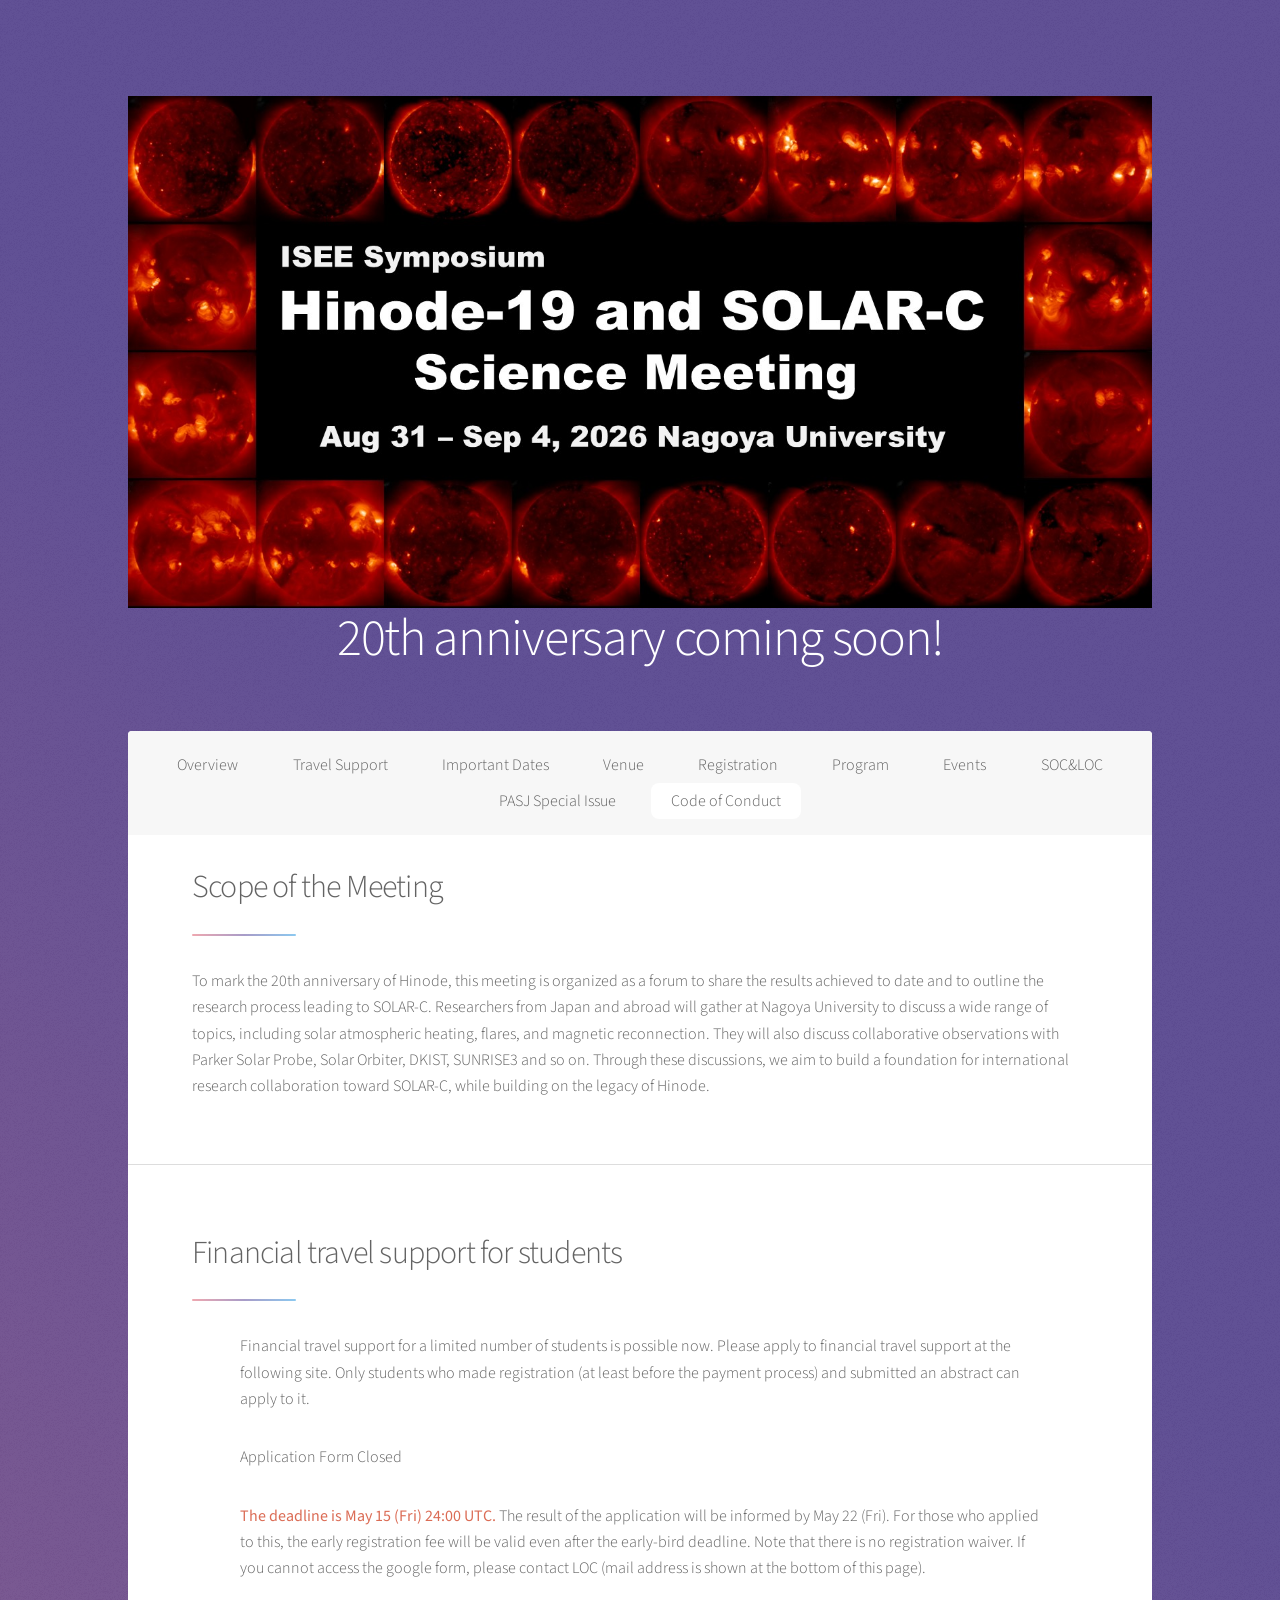
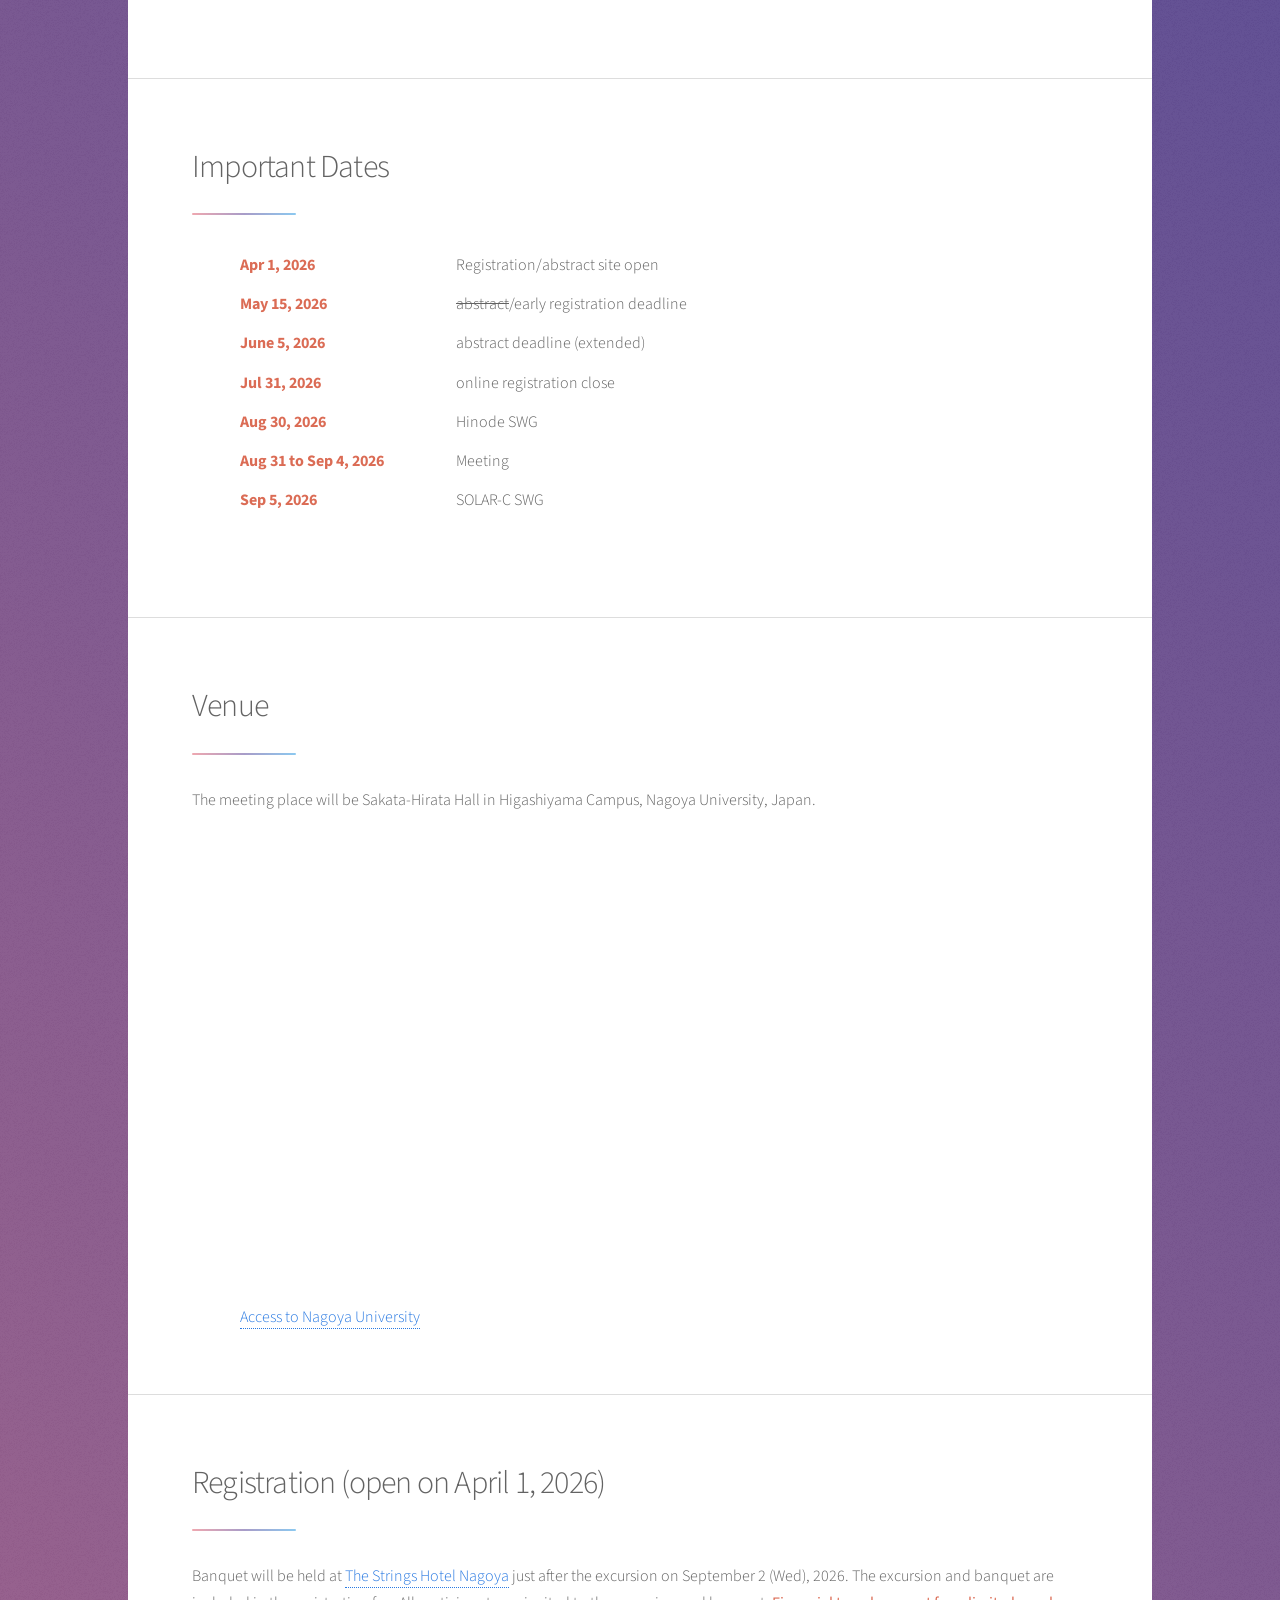
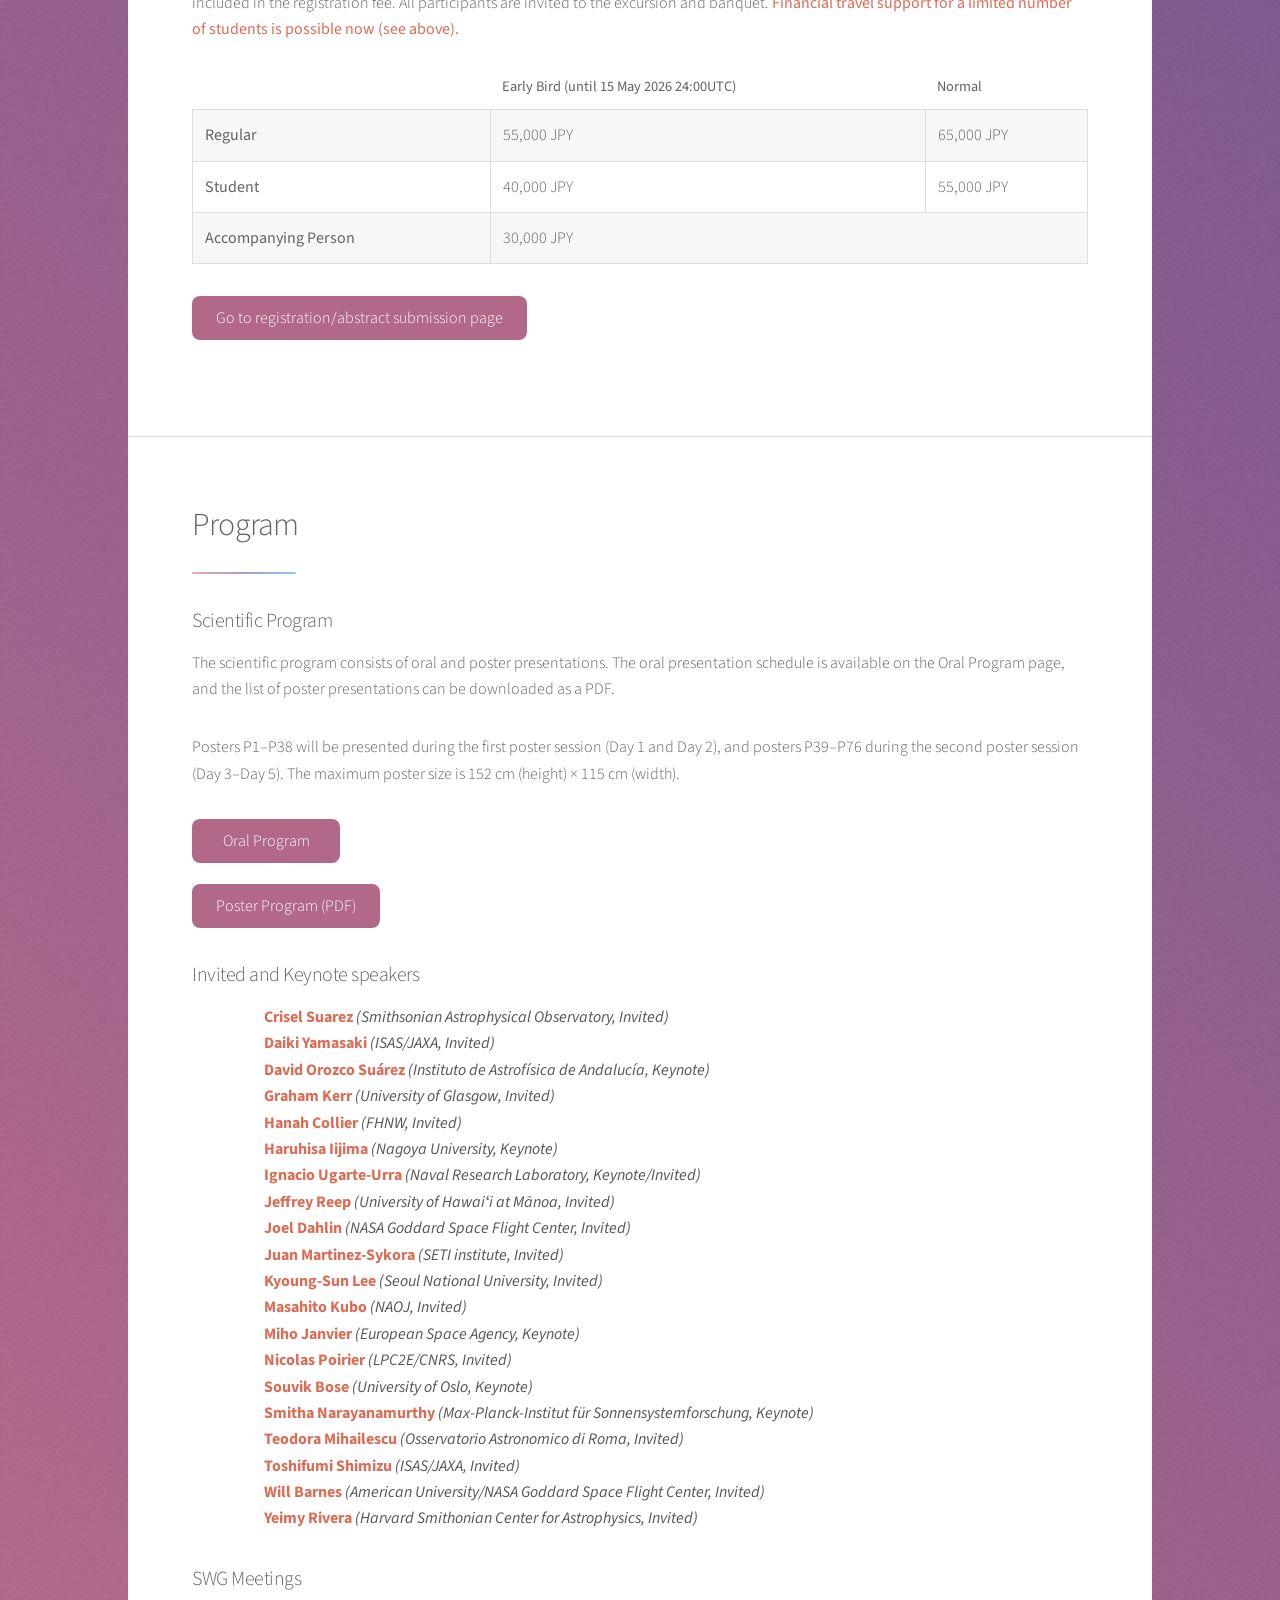
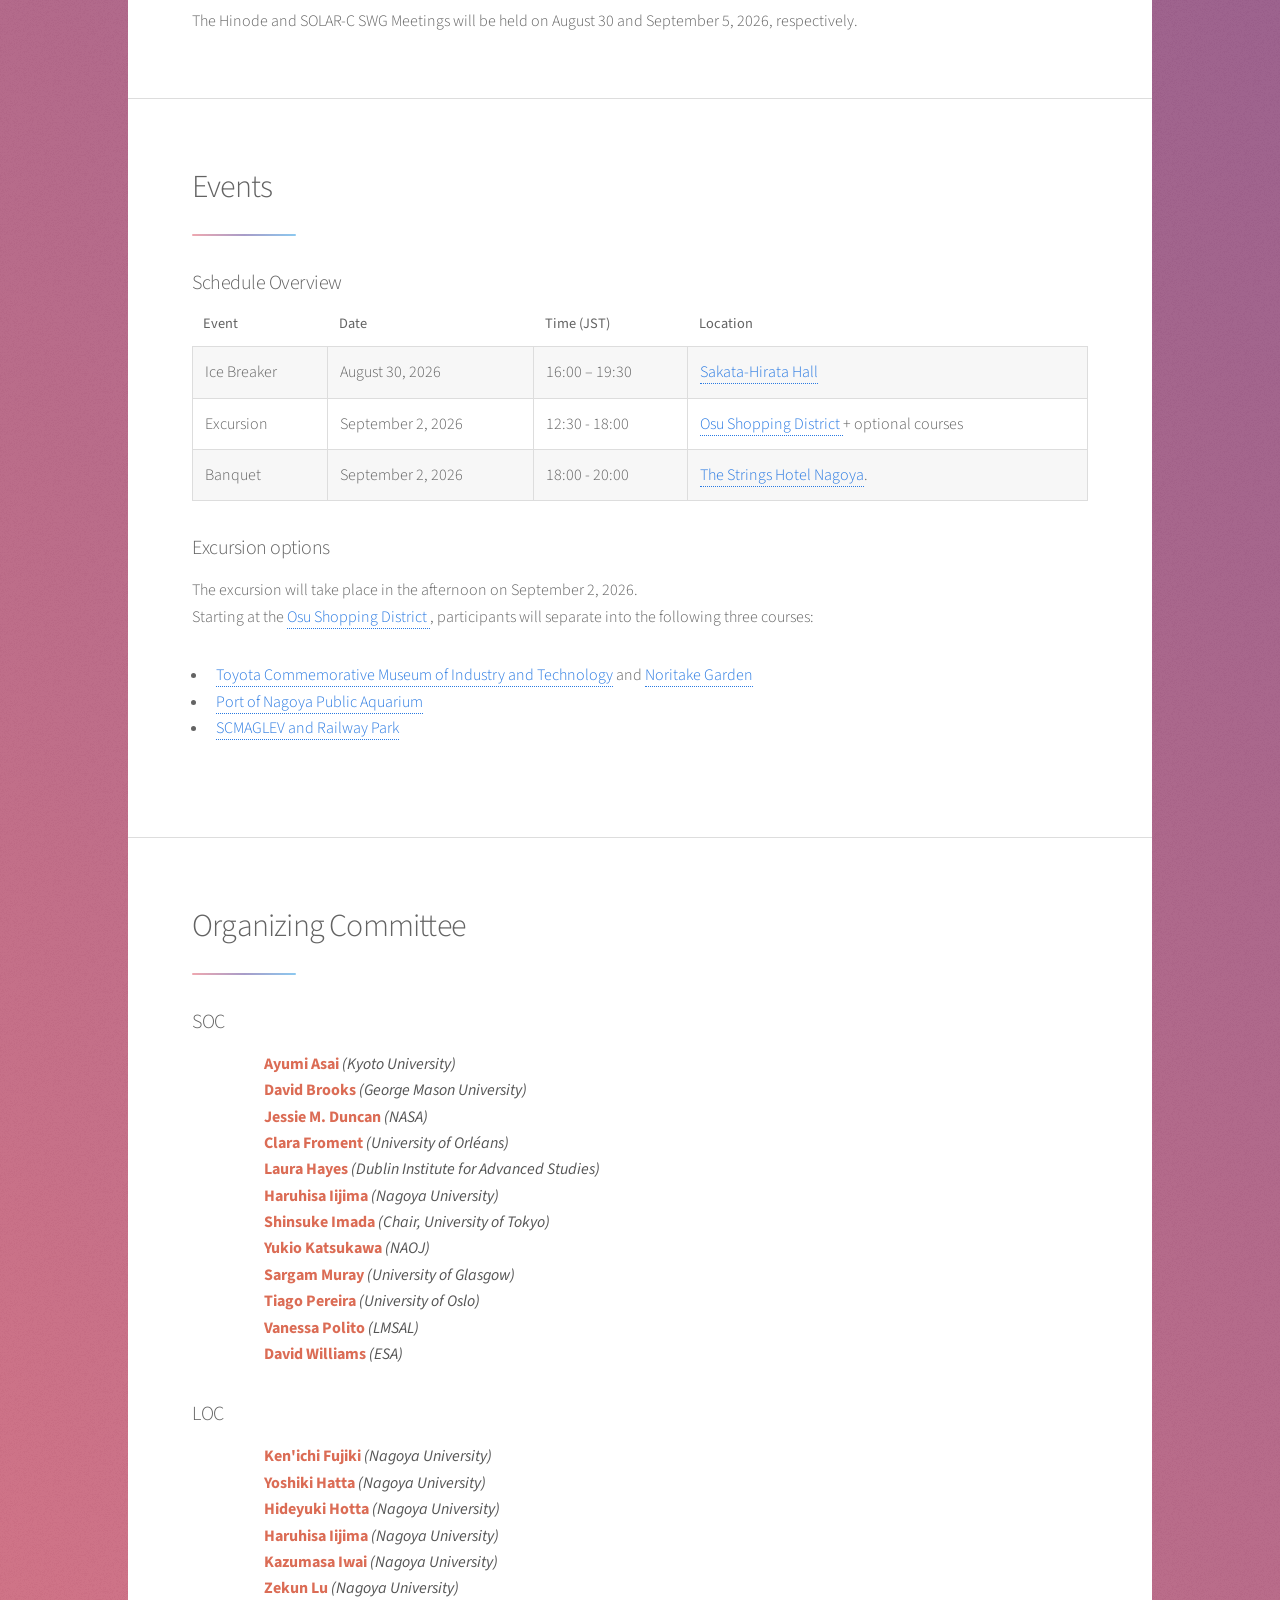
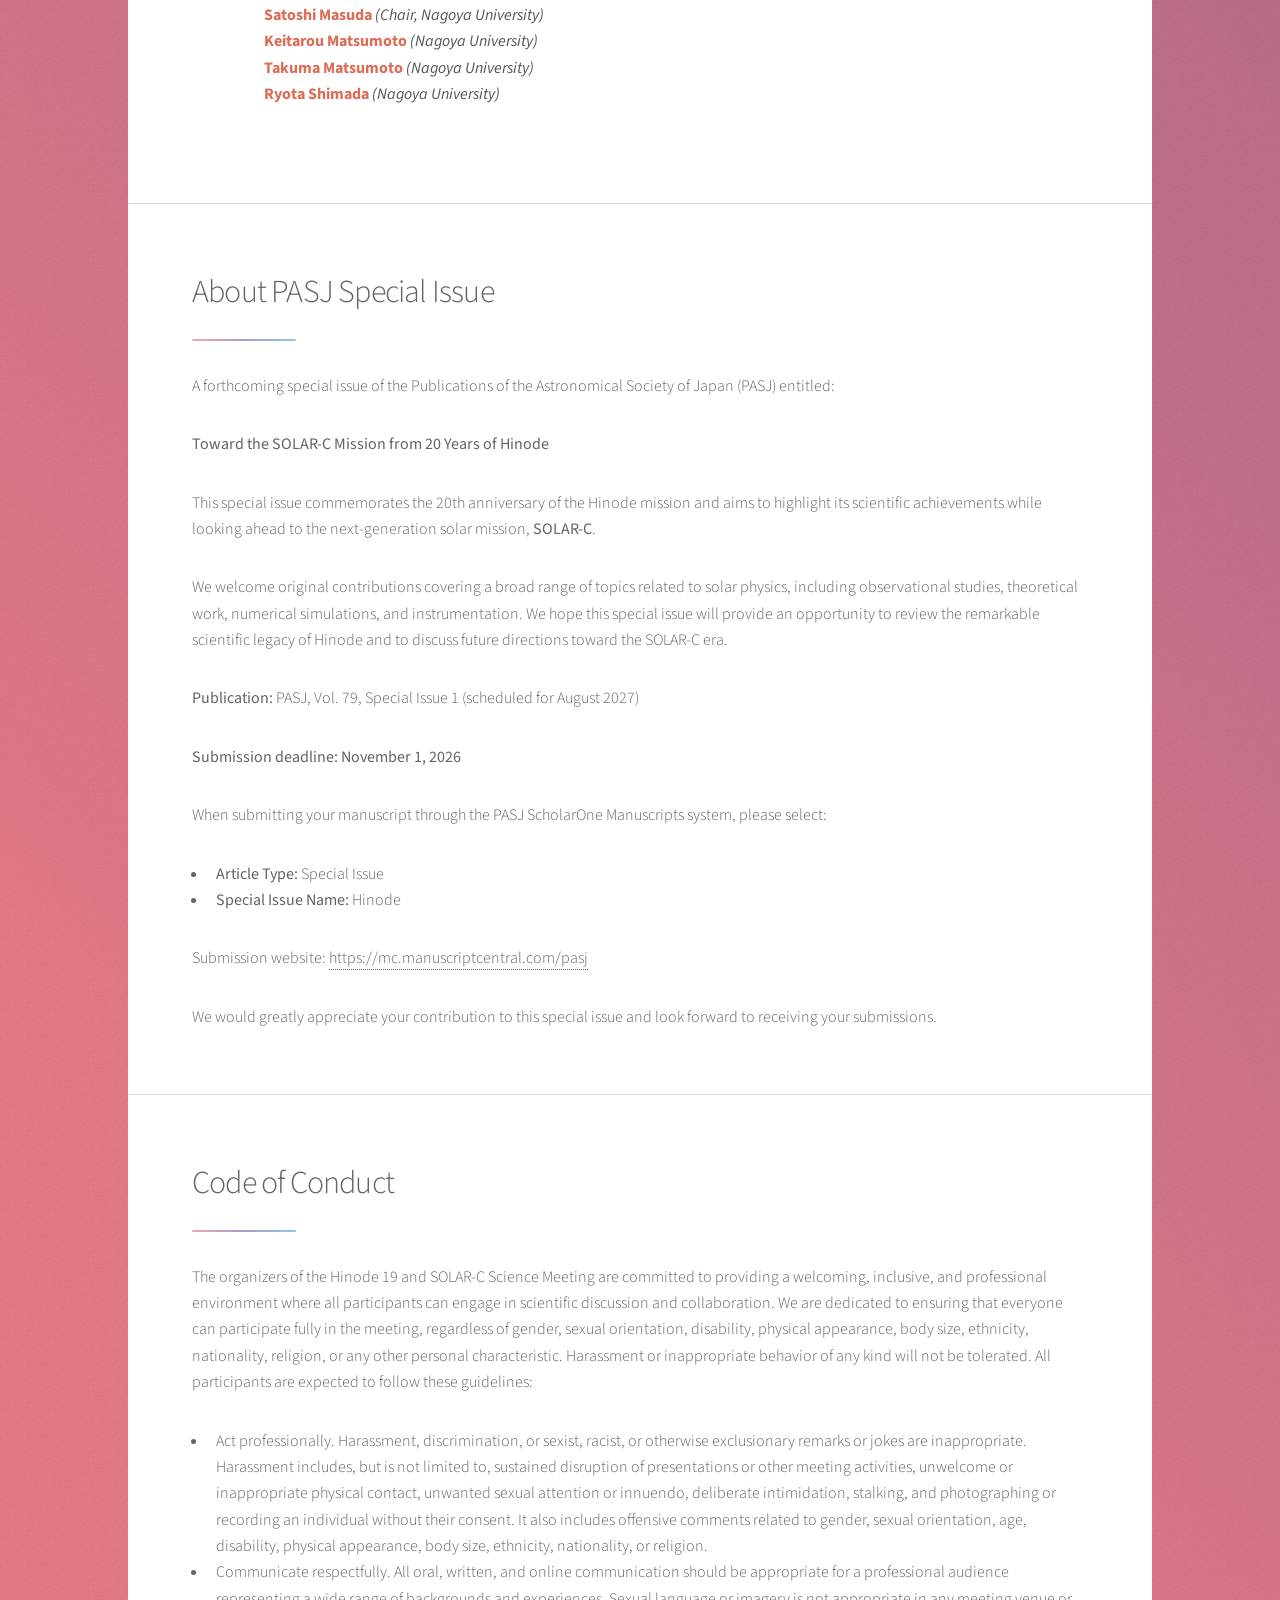
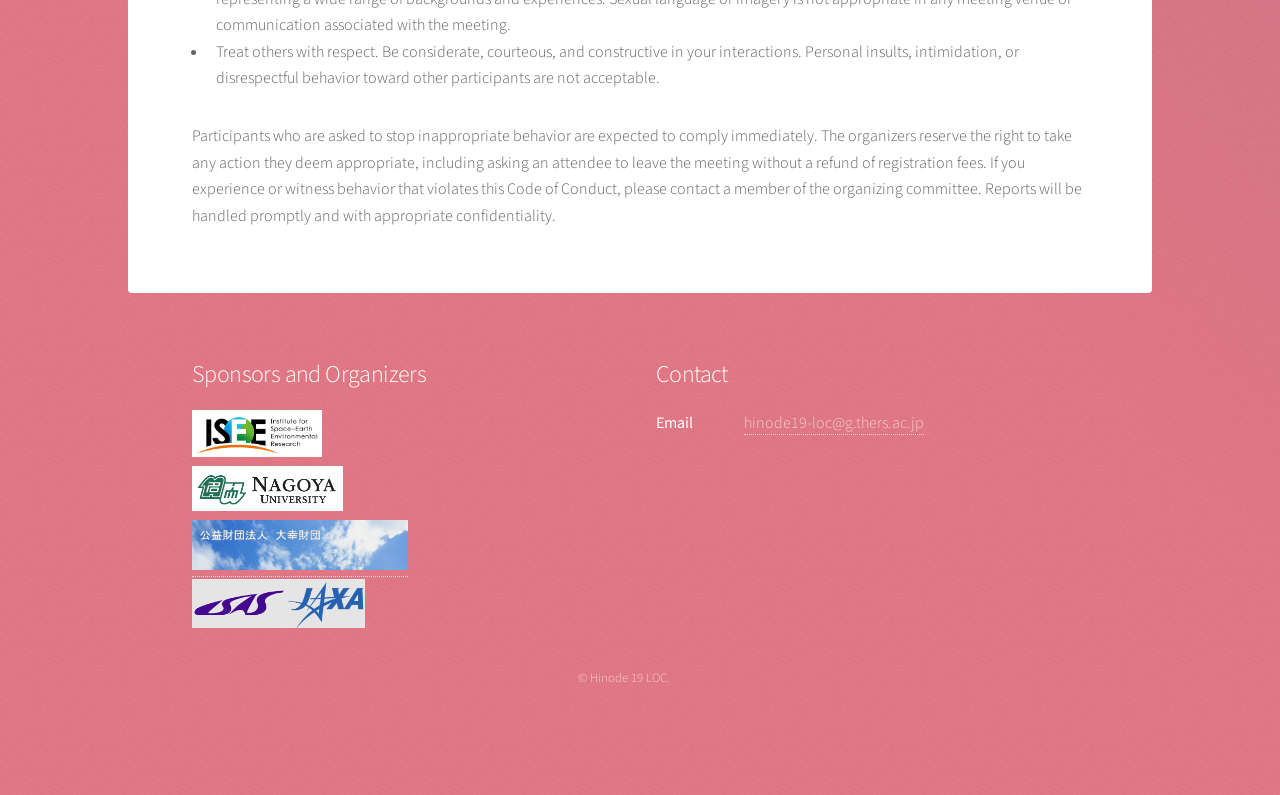
<file: index.html>
<!DOCTYPE HTML>
<!--
    Stellar by HTML5 UP
    html5up.net | @ajlkn
    Free for personal and commercial use under the CCA 3.0 license (html5up.net/license)
-->
<html>
  <head>
    <title>Hinode 19</title>
    <meta charset="utf-8" />
    <meta name="viewport" content="width=device-width, initial-scale=1, user-scalable=no" />
    <link rel="stylesheet" href="assets/css/main.css" />
    <noscript><link rel="stylesheet" href="assets/css/noscript.css" /></noscript>
  </head>
  <body class="is-preload">
    
    <!-- Wrapper -->
    <div id="wrapper">
      
      <!-- Header -->
      <header id="header" class="alt">
	<!-- <span class="logo"><img src="images/logo.svg" alt="" /></span> -->
	<!-- <span class="logo"><img src="images/header.jpg" alt="" /></span> -->
	<img src="images/header.jpg" alt="" />
	<h1>20th anniversary coming soon!</h1>
      </header>

      <!-- Nav -->
      <nav id="nav">
	<ul>
	  <li><a href="#scope" class="active">Overview</a></li>
	  <li><a href="#travel_support">Travel Support</a></li>
	  <li><a href="#important_date">Important Dates</a></li>
	  <li><a href="#venue">Venue</a></li>
	  <li><a href="#registration">Registration</a></li>
	  <li><a href="#program">Program</a></li>
	  <li><a href="#events">Events</a></li>
	  <li><a href="#socloc">SOC&LOC</a></li>
	  <li><a href="#pasj">PASJ Special Issue</a></li>
	  <li><a href="#coc">Code of Conduct</a></li>
	</ul>
      </nav>
      
      <!-- Main -->
      <div id="main">
	
        <!-- Scope -->
	<section id="scope" class="main">
	  <div class="spotlight">
	    <div class="content">
	      <header class="major">
		<h2>Scope of the Meeting</h2>
	      </header>
	      <p> To mark the 20th anniversary of Hinode, this meeting is organized as a forum to share the results achieved to date and to outline the research process leading to SOLAR-C. Researchers from Japan and abroad will gather at Nagoya University to discuss a wide range of topics, including solar atmospheric heating, flares, and magnetic reconnection. They will also discuss collaborative observations with Parker Solar Probe, Solar Orbiter, DKIST, SUNRISE3 and so on. Through these discussions, we aim to build a foundation for international research collaboration toward SOLAR-C, while building on the legacy of Hinode.
	      </p>
	    </div>
	    <!-- <span class="image"><img src="images/pic01.jpg" alt="" /></span> -->
	  </div>
	</section>
	
	<!-- Travel Support -->
	<section id="travel_support" class="main">
	  <div class="spotlight">
	    <div class="content">
	      <header class="major">
		<h2>Financial travel support for students</h2>
	      </header>
	      <div style="width:100%; max-width:800px; margin:auto;">
		<p>
		Financial travel support for a limited number of students is possible now. Please apply to financial travel support at the following site. Only students who made registration (at least before the payment process) and submitted an abstract can apply to it.
		</p>
		<ul class="actions stacked">
		  <li>Application Form Closed</a></li>
		</ul>
		<p>
		  <strong style="color:#db6c55;">
		    The deadline is May 15 (Fri) 24:00 UTC.
		  </strong>		 
		  The result of the application will be informed by May 22 (Fri).
		  For those who applied to this, the early registration fee will be valid even after the early-bird deadline.
		  Note that there is no registration waiver.
		  If you cannot access the google form, please contact LOC (mail address is shown at the bottom of this page).
		  </p>
	      </div>
	    </div>
	  </div>
	</section>
	
	<!-- Important date -->
	<section id="important_date" class="main">
	  <div class="spotlight">
	    <div class="content">
	      <header class="major">
		<h2>Important Dates</h2>
	      </header>
	      <div style="width:100%; max-width:800px; margin:auto;">
		<ul class="schedule">
		  <li>
		    <span class="date">Apr 1, 2026 </span>
		    <span class="comment"> Registration/abstract site open </span>
		  </li>
		  <li>
		    <span class="date">May 15, 2026</span>
		    <span class="comment"><s>abstract</s>/early registration deadline </span>
		  </li>
		  <li>
		    <span class="date">June 5, 2026</span>
		    <span class="comment">abstract deadline (extended) </span>
		  </li>
		  <li>
		    <span class="date">Jul 31, 2026</span>
		    <span class="comment">online registration close </span>
		  </li>
		  <li>
		    <span class="date">Aug 30, 2026</span>
		    <span class="comment">Hinode SWG</span>
		  </li>
		  <li>
		    <span class="date">Aug 31 to Sep 4, 2026</span>
		    <span class="comment">Meeting</span>
		  </li>
		  <li>
		    <span class="date">Sep 5, 2026</span>
		    <span class="comment">SOLAR-C SWG</span>
		  </li>
		</ul>
	      </div>
	    </div>
	  </div>
	</section>
	
	<!-- Venue -->
	<section id="venue" class="main">
	  <div class="spotlight">
	    <div class="content">
	      <header class="major">
		<h2>Venue</h2>
	      </header>
	      <p>The meeting place will be Sakata-Hirata Hall in Higashiyama Campus, Nagoya University, Japan.</p>
	      <div style="width:100%; max-width:800px; margin:auto;">
		<iframe
		  src="https://www.google.com/maps/embed?pb=!1m18!1m12!1m3!1d6524.157712103782!2d136.9664082770863!3d35.154654072761915!2m3!1f0!2f0!3f0!3m2!1i1024!2i768!4f13.1!3m3!1m2!1s0x60037abaeffedf2f%3A0x376a385d3804a776!2sSakata%20and%20Hirata%20Hall!5e0!3m2!1sen!2sjp!4v1762764063808!5m2!1sen!2sjp"
		  width="100%"
		  height="450"
		  style="border:0;"
		  allowfullscreen="">
		</iframe>
		<a href="https://en.nagoya-u.ac.jp/campus/maps/access/" class="custom-link">Access to Nagoya University</a>
	      </div>
	    </div>
	  </div>
	</section>
	
	<!-- Registration -->
	<section id="registration" class="main">
	  <div class="spotlight">
	    <div class="content">
	      <header class="major">
		<h2>Registration (open on April 1, 2026)</h2>
	      </header>

	      <p class="schedule">
	      Banquet will be held at <a href="https://www.strings-group.jp/nagoya/banquet/" class="custom-link">The Strings Hotel Nagoya</a> just after the excursion on September 2 (Wed), 2026. 
	      The excursion and banquet are included in the registration fee. All participants are invited to the excursion and banquet.
	      <strong style="color:#db6c55;">
		Financial travel support for a limited number of students is possible now (see above).
	      </strong>
	      </p>
	      
	      <div class="table-wrapper">
		<table class="alt">
		  <thead>
		    <tr>
		      <th></th>
		      <th>Early Bird (until 15 May 2026 24:00UTC)</th>
		      <th>Normal</th>
		    </tr>
		  </thead>
		  <tbody>
		    <tr>
		      <td><strong>Regular</strong></td>
		      <td>55,000 JPY</td>
		      <td>65,000 JPY</td>
		    </tr>
		    <tr>
		      <td><strong>Student</strong></td>
		      <td>40,000 JPY</td>
		      <td>55,000 JPY</td>
		    </tr>
		    <tr>
		      <td><strong>Accompanying Person</strong></td>
		      <td colspan="2">30,000 JPY</td>
		    </tr>
		  </tbody>
		</table>
	      </div>
	      
	      <div style="width:100%; margin:auto;">
		<ul class="actions stacked">
		  <li><a href="https://hinode.confit.atlas.jp/" class="button primary">Go to registration/abstract submission page</a></li>
		</ul>
	      </div>
	    </div>
	  </div>
	</section>
	
	<section id="program" class="main">
	  <div class="spotlight">
	    <div class="content">
	      <header class="major">
		<h2>Program</h2>
	      </header>
	      <h3>Scientific Program</h3>
	      <p>
		The scientific program consists of oral and poster presentations.
		The oral presentation schedule is available on the Oral Program page, and the list of poster presentations can be downloaded as a PDF.
	      </p>
	      <p>
		Posters P1–P38 will be presented during the first poster session (Day 1 and Day 2), and posters P39–P76 during the second poster session (Day 3–Day 5).
		The maximum poster size is 152 cm (height) × 115 cm (width).
	      </p>
	      
	      <div style="width:100%; margin:auto;">
		<ul class="actions stacked">
		  <li><a href="program.html" class="button primary">Oral Program</a></li>
		  <li><a href="poster_program.pdf" class="button primary">Poster Program (PDF)</a></li>
		</ul>
	      </div>

	      <h3>Invited and Keynote speakers</h3>
	      <div style="width:100%; max-width:800px; margin:auto;">
		<ul class="namelist">
		  <li>
		    <span class="name">Crisel Suarez </span>
		    <span class="affiliation"> (Smithsonian Astrophysical Observatory, Invited) </span>
		  </li>
		  <li>
		    <span class="name">Daiki Yamasaki </span>
		    <span class="affiliation"> (ISAS/JAXA, Invited) </span>
		  </li>
		  <li>
		    <span class="name">David Orozco Suárez </span>
		    <span class="affiliation"> (Instituto de Astrofísica de Andalucía, Keynote) </span>
		  </li>
		  <li>
		    <span class="name">Graham Kerr </span>
		    <span class="affiliation"> (University of Glasgow, Invited)</span>
		  </li>
		  <li>
		    <span class="name">Hanah Collier </span>
		    <span class="affiliation"> (FHNW, Invited)</span>
		  </li>
		  <li>
		    <span class="name">Haruhisa Iijima </span>
		    <span class="affiliation"> (Nagoya University, Keynote)</span>
		  </li>
		  <li>
		    <span class="name">Ignacio Ugarte-Urra </span>
		    <span class="affiliation"> (Naval Research Laboratory, Keynote/Invited)</span>
		  </li>
		  <li>
		    <span class="name">Jeffrey Reep </span>
		    <span class="affiliation">(University of Hawaiʻi at Mānoa, Invited)</span>
		  </li>
		  <li>
		    <span class="name">Joel Dahlin </span>
		    <span class="affiliation"> (NASA Goddard Space Flight Center, Invited)</span>
		  </li>
		  <li>
		    <span class="name">Juan Martinez-Sykora </span>
		    <span class="affiliation"> (SETI institute, Invited)</span>
		  </li>
		  <li>
		    <span class="name">Kyoung-Sun Lee </span>
		    <span class="affiliation"> (Seoul National University, Invited)</span>
		  </li>
		  <li>
		    <span class="name">Masahito Kubo </span>
		    <span class="affiliation"> (NAOJ, Invited) </span>
		  </li>
		  <li>
		    <span class="name">Miho Janvier </span>
		    <span class="affiliation"> (European Space Agency, Keynote)</span>
		  </li>
		  <li>
		    <span class="name">Nicolas Poirier </span>
		    <span class="affiliation"> (LPC2E/CNRS, Invited)</span>
		  </li>
		  <li>
		    <span class="name">Souvik Bose </span>
		    <span class="affiliation"> (University of Oslo, Keynote)</span>
		  </li>
		  <li>
		    <span class="name">Smitha Narayanamurthy </span>
		    <span class="affiliation"> (Max-Planck-Institut für Sonnensystemforschung, Keynote)</span>
		  </li>
		  <li>
		    <span class="name">Teodora Mihailescu </span>
		    <span class="affiliation"> (Osservatorio Astronomico di Roma, Invited)</span>
		  </li>
		  <li>
		    <span class="name">Toshifumi Shimizu </span>
		    <span class="affiliation"> (ISAS/JAXA, Invited)</span>
		  </li>
		  <li>
		    <span class="name">Will Barnes </span>
		    <span class="affiliation"> (American University/NASA Goddard Space Flight Center, Invited)</span>
		  </li>
		  <li>
		    <span class="name">Yeimy Rivera </span>
		    <span class="affiliation"> (Harvard Smithonian Center for Astrophysics, Invited)</span>
		  </li>
		</ul>
	      </div>

	      <h3>SWG Meetings</h3>
	      <p>
		The Hinode and SOLAR-C SWG Meetings will be held on August 30 and September 5, 2026, respectively.
	      </p>
	      
	    </div>
	  </div>
	</section>
	      
	<section id="events" class="main">
	  <div class="spotlight">
	    <div class="content">
	      <header class="major">
		<h2>Events</h2>
	      </header>

	      <h3>Schedule Overview</h3>
	      <div class="table-wrapper">
		<table class="alt">
		  <thead>
		    <tr>
		      <th>Event</th>
		      <th>Date</th>
		      <th>Time (JST)</th>
		      <th>Location</th>
		    </tr>
		  </thead>
		  <tbody>
		    <tr>
		      <td>Ice Breaker</td>
		      <td>August 30, 2026</td>
		      <td>16:00 – 19:30</td>
		      <td><a href="https://maps.google.com/?cid=3993065992640309110&g_mp=CiVnb29nbGUubWFwcy5wbGFjZXMudjEuUGxhY2VzLkdldFBsYWNlEAEYASAB&hl=en&gl=JP&source=embed" class="custom-link">Sakata-Hirata Hall</a></td>
		    </tr>
		    <tr>
		      <td>Excursion</td>
		      <td>September 2, 2026</td>
		      <td>12:30 - 18:00</td>
		      <td><a href="http://osu.nagoya/en/" class="custom-link"> Osu Shopping District </a> + optional courses</td>
		    </tr>
		    <tr>
		      <td>Banquet</td>
		      <td>September 2, 2026</td>
		      <td>18:00 - 20:00</td>
		      <td><a href="https://www.strings-group.jp/nagoya/banquet/" class="custom-link">The Strings Hotel Nagoya</a>.</td>
		    </tr>
		  </tbody>
		</table>
	      </div>	      

	      <h3>Excursion options</h3>
	      <p>
		The excursion will take place in the afternoon on September 2, 2026.<br>
		Starting at the <a href="http://osu.nagoya/en/" class="custom-link"> Osu Shopping District </a>, participants will separate into the following three courses:
	      </p>

	      <div>
		<ul>
		  <li>
		    <a href="https://www.tcmit.org/english/" class="custom-link">Toyota Commemorative Museum of Industry and Technology</a>
		    and
		    <a href="https://www.noritake.co.jp/eng/mori/" class="custom-link">Noritake Garden</a>
		  </li>
		  <li>
		    <a href="https://nagoyaaqua.jp/english/" class="custom-link">Port of Nagoya Public Aquarium</a>
		  </li>
		  <li>
		    <a href="http://museum.jr-central.co.jp/en/" class="custom-link">SCMAGLEV and Railway Park</a>
		  </li>
		</ul>
	      </div>

	    </div>
	  </div>
	</section>
	
	
	<section id="socloc" class="main">
	  <div class="spotlight">
	    <div class="content">
	      <header class="major">
		<h2>Organizing Committee</h2>
	      </header>

	      <h3>SOC</h3>
	      <div style="width:100%; max-width:800px; margin:auto;">
		<ul class="namelist">
		  <li>
		    <span class="name">Ayumi Asai</span>
		    <span class="affiliation"> (Kyoto University) </span>
		  </li>
		  <li>
		    <span class="name">David Brooks</span>
		    <span class="affiliation"> (George Mason University) </span>
		  </li>
		  <li>
		    <span class="name">Jessie M. Duncan</span>
		    <span class="affiliation"> (NASA) </span>
		  </li>
		  <li>
		    <span class="name">Clara Froment</span>
		    <span class="affiliation"> (University of Orléans) </span>
		  </li>
		  <li>
		    <span class="name">Laura Hayes</span>
		    <span class="affiliation"> (Dublin Institute for Advanced Studies) </span>
		  </li>
		  <li>
		    <span class="name">Haruhisa Iijima</span>
		    <span class="affiliation"> (Nagoya University) </span>
		  </li>
		  <li>
		    <span class="name">Shinsuke Imada</span>
		    <span class="affiliation"> (Chair, University of Tokyo) </span>
		  </li>
		  <li>
		    <span class="name">Yukio Katsukawa</span>
		    <span class="affiliation"> (NAOJ) </span>
		  </li>
		  <li>
		    <span class="name">Sargam Muray</span>
		    <span class="affiliation"> (University of Glasgow) </span>
		  </li>
		  <li>
		    <span class="name">Tiago Pereira</span>
		    <span class="affiliation"> (University of Oslo) </span>
		  </li>
		  <li>
		    <span class="name">Vanessa Polito</span>
		    <span class="affiliation"> (LMSAL) </span>
		  </li>
		  <li>
		    <span class="name">David Williams</span>
		    <span class="affiliation"> (ESA) </span>
		  </li>
		</ul>
	      </div>
	      
	      <h3>LOC</h3>
	      <div style="width:100%; max-width:800px; margin:auto;">
		<ul class="namelist">
		  <li>
		    <span class="name">Ken'ichi Fujiki</span>
		    <span class="affiliation"> (Nagoya University) </span>
		  </li>
		  <li>
		    <span class="name">Yoshiki Hatta</span>
		    <span class="affiliation"> (Nagoya University) </span>
		  </li>
		  <li>
		    <span class="name">Hideyuki Hotta</span>
		    <span class="affiliation"> (Nagoya University) </span>
		  </li>
		  <li>
		    <span class="name">Haruhisa Iijima</span>
		    <span class="affiliation"> (Nagoya University) </span>
		  </li>
		  <li>
		    <span class="name">Kazumasa Iwai</span>
		    <span class="affiliation"> (Nagoya University) </span>
		  </li>
		  <li>
		    <span class="name">Zekun Lu</span>
		    <span class="affiliation"> (Nagoya University) </span>
		  </li>
		  <li>
		    <span class="name">Satoshi Masuda</span>
		    <span class="affiliation"> (Chair, Nagoya University) </span>
		  </li>
		  <li>
		    <span class="name">Keitarou Matsumoto</span>
		    <span class="affiliation"> (Nagoya University) </span>
		  </li>
		  <li>
		    <span class="name">Takuma Matsumoto</span>
		    <span class="affiliation"> (Nagoya University) </span>
		  </li>
		  <li>
		    <span class="name">Ryota Shimada</span>
		    <span class="affiliation"> (Nagoya University) </span>
		  </li>
		</ul>
	      </div>
	      
	    </div>
	  </div>
	</section>

	<section id="pasj" class="main">
	  <div class="spotlight">
	    <div class="content">
	      <header class="major">
		<h2>About PASJ Special Issue</h2>
	      </header>
	      <p>A forthcoming special issue of the Publications of the Astronomical Society of Japan (PASJ) entitled:</p>
	      <p><strong>Toward the SOLAR-C Mission from 20 Years of Hinode</strong></p>
	      <p>
		This special issue commemorates the 20th anniversary of the Hinode mission and aims to highlight its scientific achievements while looking ahead to the next-generation solar mission, <strong>SOLAR-C</strong>.
	      </p>
	      <p>
		We welcome original contributions covering a broad range of topics related to solar physics, including observational studies, theoretical work, numerical simulations, and instrumentation. We hope this special issue will provide an opportunity to review the remarkable scientific legacy of Hinode and to discuss future directions toward the SOLAR-C era.
	      </p>

	      <p><strong>Publication:</strong> PASJ, Vol. 79, Special Issue 1 (scheduled for August 2027)</p>
	      <p><strong>Submission deadline: November 1, 2026</strong></p>
	      <p>When submitting your manuscript through the PASJ ScholarOne Manuscripts system, please select:</p>
	      
	      <ul>
		<li> <strong>Article Type:</strong> Special Issue</li>
		<li> <strong>Special Issue Name:</strong> Hinode</li>
	      </ul>
	      <p>Submission website: <a href="https://mc.manuscriptcentral.com/pasj">https://mc.manuscriptcentral.com/pasj</a></p>
	      <p>
		We would greatly appreciate your contribution to this special issue and look forward to receiving your submissions.
	      </p>
	    </div>
	  </div>
	</section>
	

	<section id="coc" class="main">
	  <div class="spotlight">
	    <div class="content">
	      <header class="major">
		<h2>Code of Conduct</h2>
	      </header>
	      <p>
		The organizers of the Hinode 19 and SOLAR-C Science Meeting are committed to providing a welcoming, inclusive, and professional environment where all participants can engage in scientific discussion and collaboration. We are dedicated to ensuring that everyone can participate fully in the meeting, regardless of gender, sexual orientation, disability, physical appearance, body size, ethnicity, nationality, religion, or any other personal characteristic.

		Harassment or inappropriate behavior of any kind will not be tolerated. All participants are expected to follow these guidelines:
		</p>

	      <ul>
		<li> Act professionally. Harassment, discrimination, or sexist, racist, or otherwise exclusionary remarks or jokes are inappropriate. Harassment includes, but is not limited to, sustained disruption of presentations or other meeting activities, unwelcome or inappropriate physical contact, unwanted sexual attention or innuendo, deliberate intimidation, stalking, and photographing or recording an individual without their consent. It also includes offensive comments related to gender, sexual orientation, age, disability, physical appearance, body size, ethnicity, nationality, or religion.</li>
		
		<li> Communicate respectfully. All oral, written, and online communication should be appropriate for a professional audience representing a wide range of backgrounds and experiences. Sexual language or imagery is not appropriate in any meeting venue or communication associated with the meeting.</li>
		
		<li> Treat others with respect. Be considerate, courteous, and constructive in your interactions. Personal insults, intimidation, or disrespectful behavior toward other participants are not acceptable.</li>
	      </ul>
	      <p>
		Participants who are asked to stop inappropriate behavior are expected to comply immediately. The organizers reserve the right to take any action they deem appropriate, including asking an attendee to leave the meeting without a refund of registration fees. If you experience or witness behavior that violates this Code of Conduct, please contact a member of the organizing committee. Reports will be handled promptly and with appropriate confidentiality.
	      </p>
	    </div>
	  </div>
	</section>
	
      </div>

      <!-- Footer -->
      <footer id="footer">
	<section>
	  <h2> Sponsors and Organizers </h2>
	  <img src="images/ISEE_logo.png" style="margin:0 auto; max-width:30%"/><br>
	  <img src="images/Nagoya_Univ_Logo.png" style="margin:0 auto; max-width:35%"/><br>
	  <a href="https://www1.s3.starcat.ne.jp/daiko-f/index.html"><img src="images/Daikou_Zaidan_Banner.png" style="margin:0 auto; max-width:50%"/></a><br>
	  <img src="images/isas-jaxa-logo.png" style="margin:0 auto; max-width:40%"/><br>
	</section>
	<section>
	  <h2>Contact</h2>
	  <dl class="alt">
	    <dt>Email</dt>
	    <dd><a href="&#109;&#97;&#105;&#108;&#116;&#111;&colon;&#32;&#104;&#105;&#110;&#111;&#100;&#101;&#49;&#57;&#45;&#108;&#111;&#99;&commat;&#103;&period;&#116;&#104;&#101;&#114;&#115;&period;&#97;&#99;&period;&#106;&#112;">&#32;&#104;&#105;&#110;&#111;&#100;&#101;&#49;&#57;&#45;&#108;&#111;&#99;&commat;&#103;&period;&#116;&#104;&#101;&#114;&#115;&period;&#97;&#99;&period;&#106;&#112;</a></dd>
	  </dl>
	</section>
	<p class="copyright">&copy; Hinode 19 LOC.</p>
      </footer>

    </div>

    <!-- Scripts -->
    <script src="assets/js/jquery.min.js"></script>
    <script src="assets/js/jquery.scrollex.min.js"></script>
    <script src="assets/js/jquery.scrolly.min.js"></script>
    <script src="assets/js/browser.min.js"></script>
    <script src="assets/js/breakpoints.min.js"></script>
    <script src="assets/js/util.js"></script>
    <script src="assets/js/main.js"></script>

  </body>
</html>
</file>
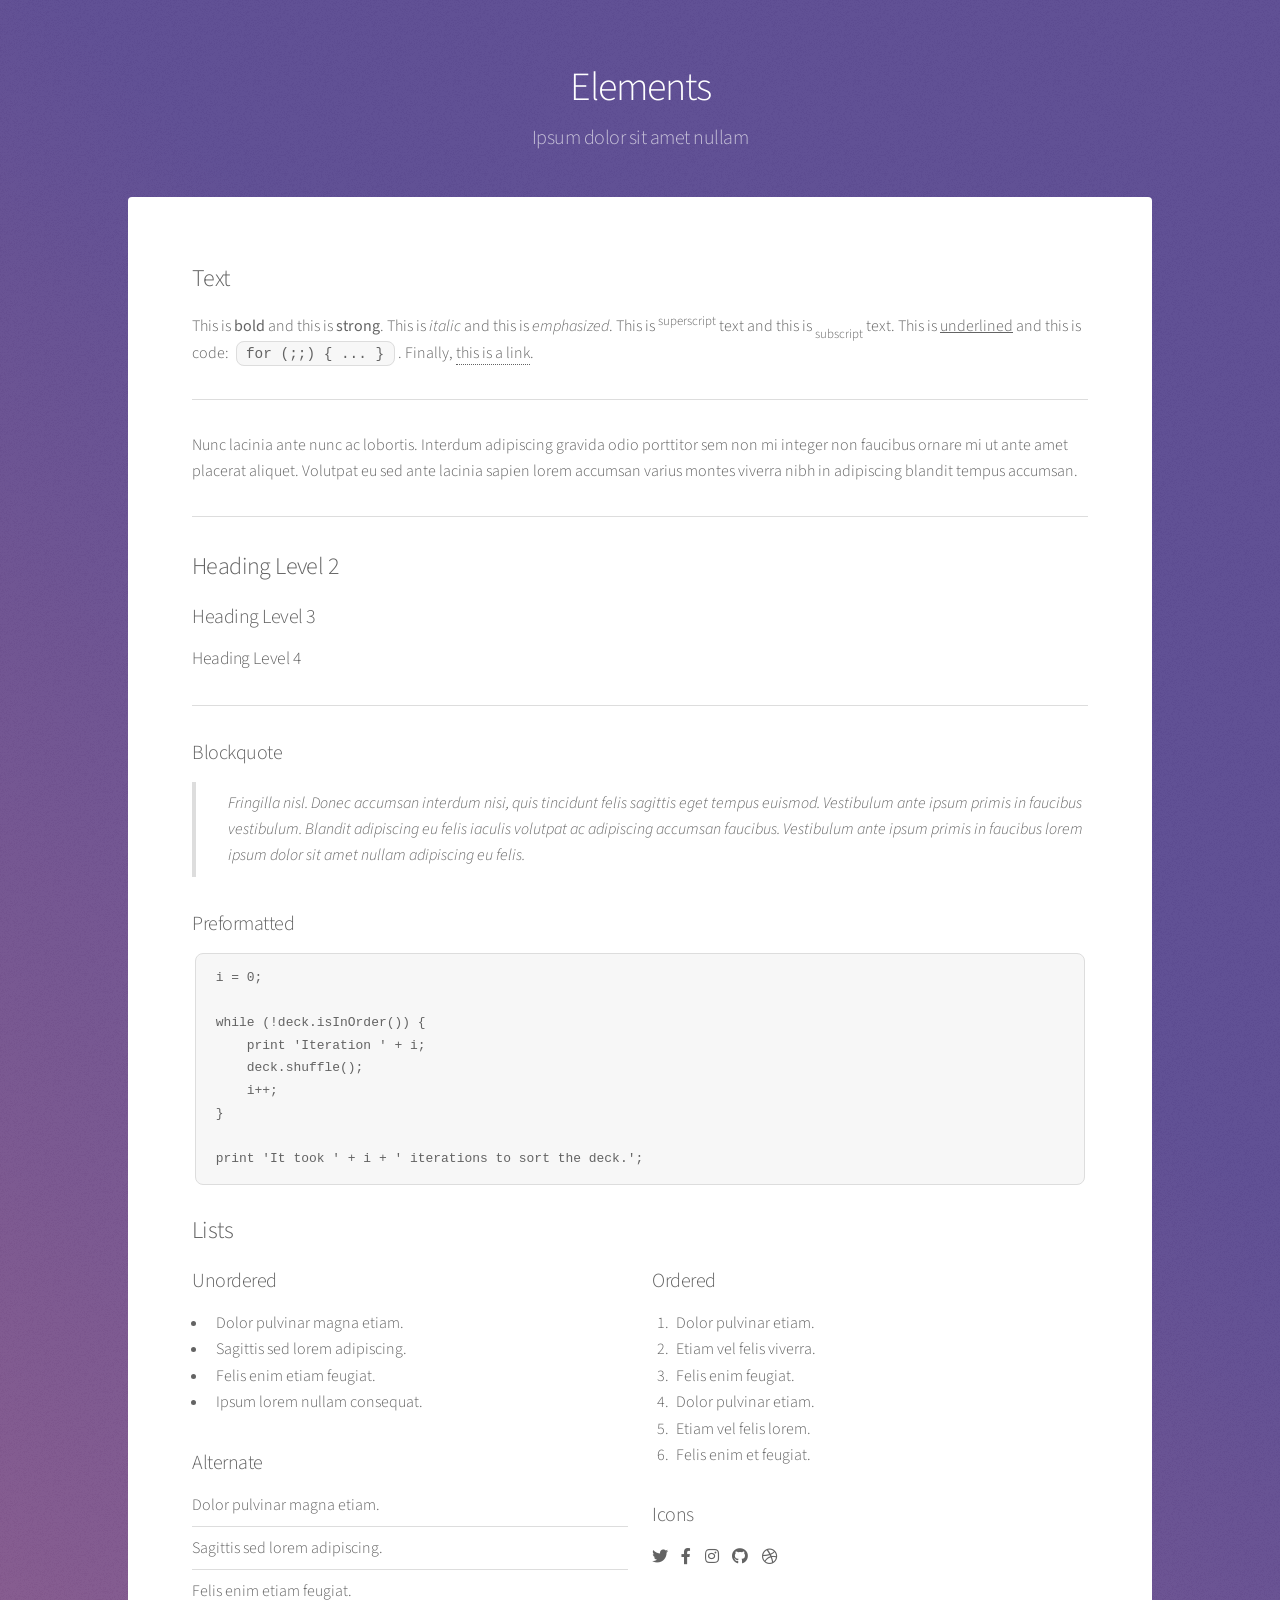
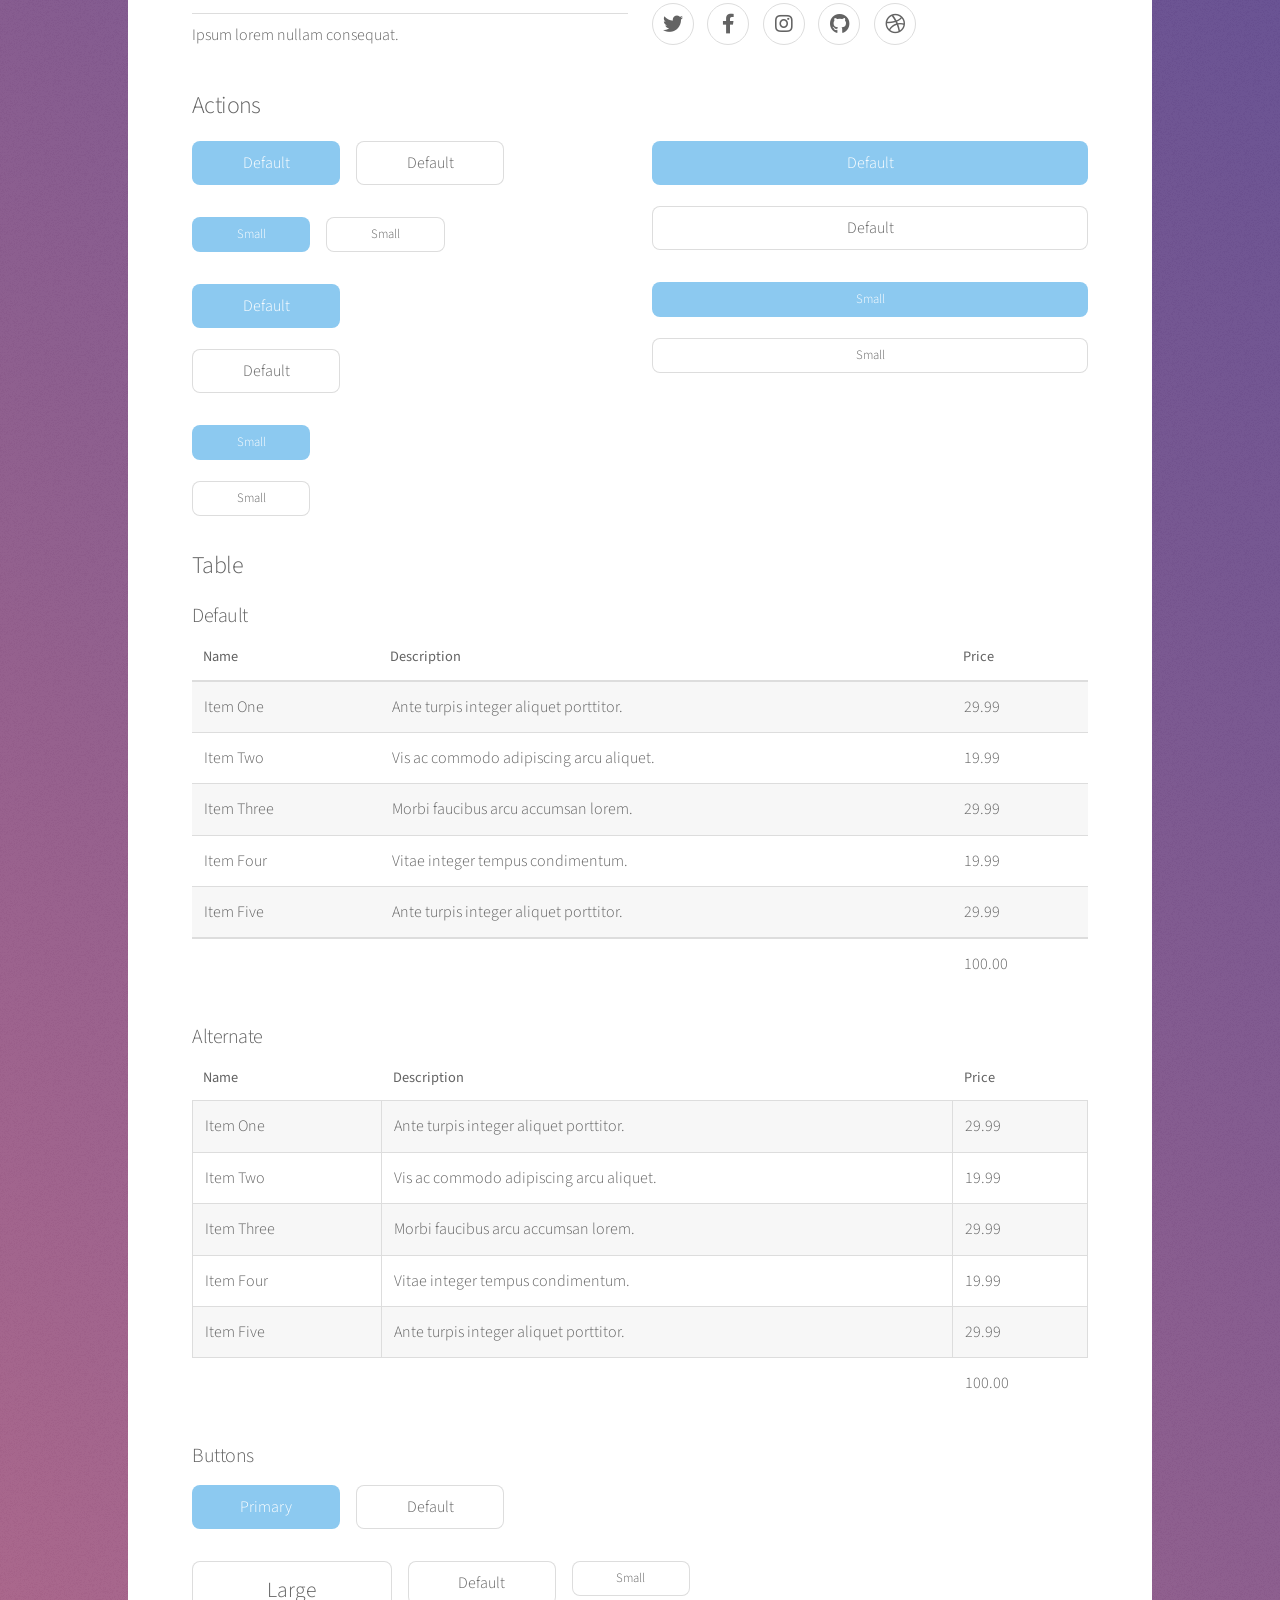
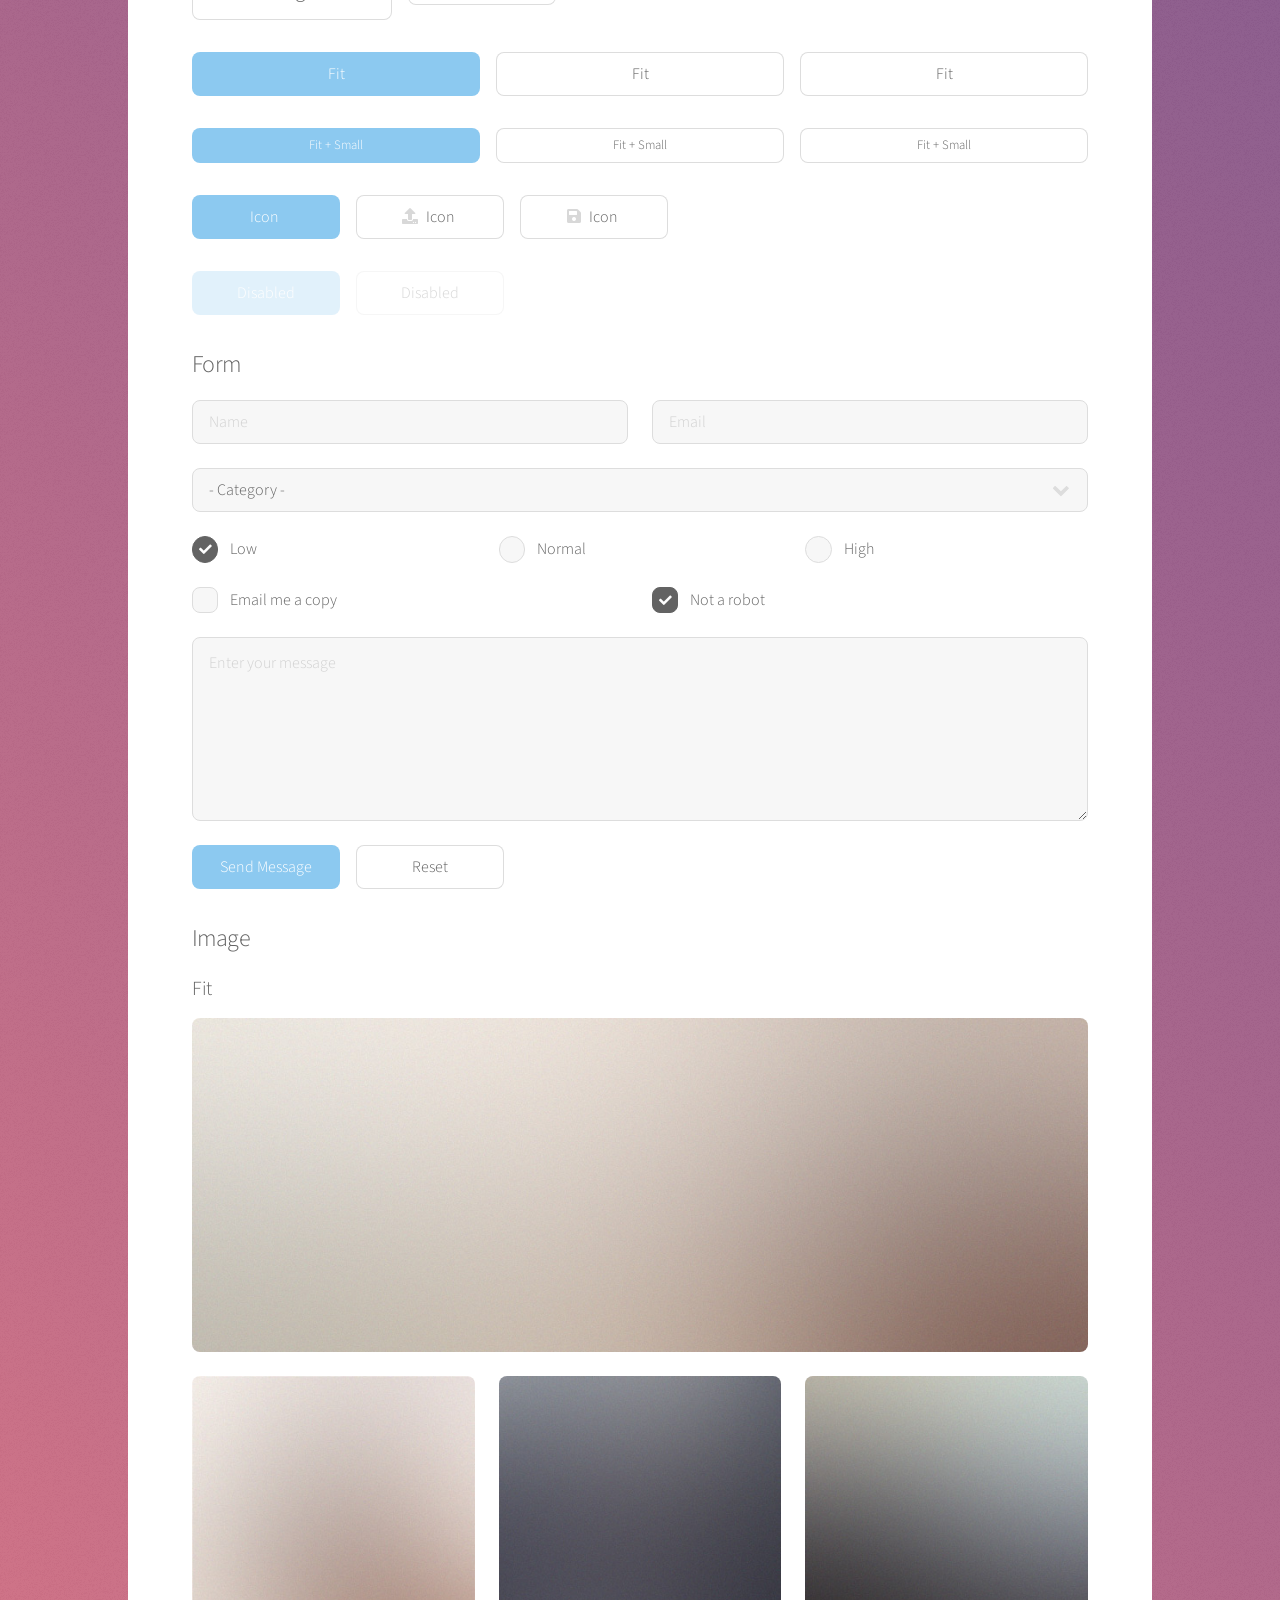
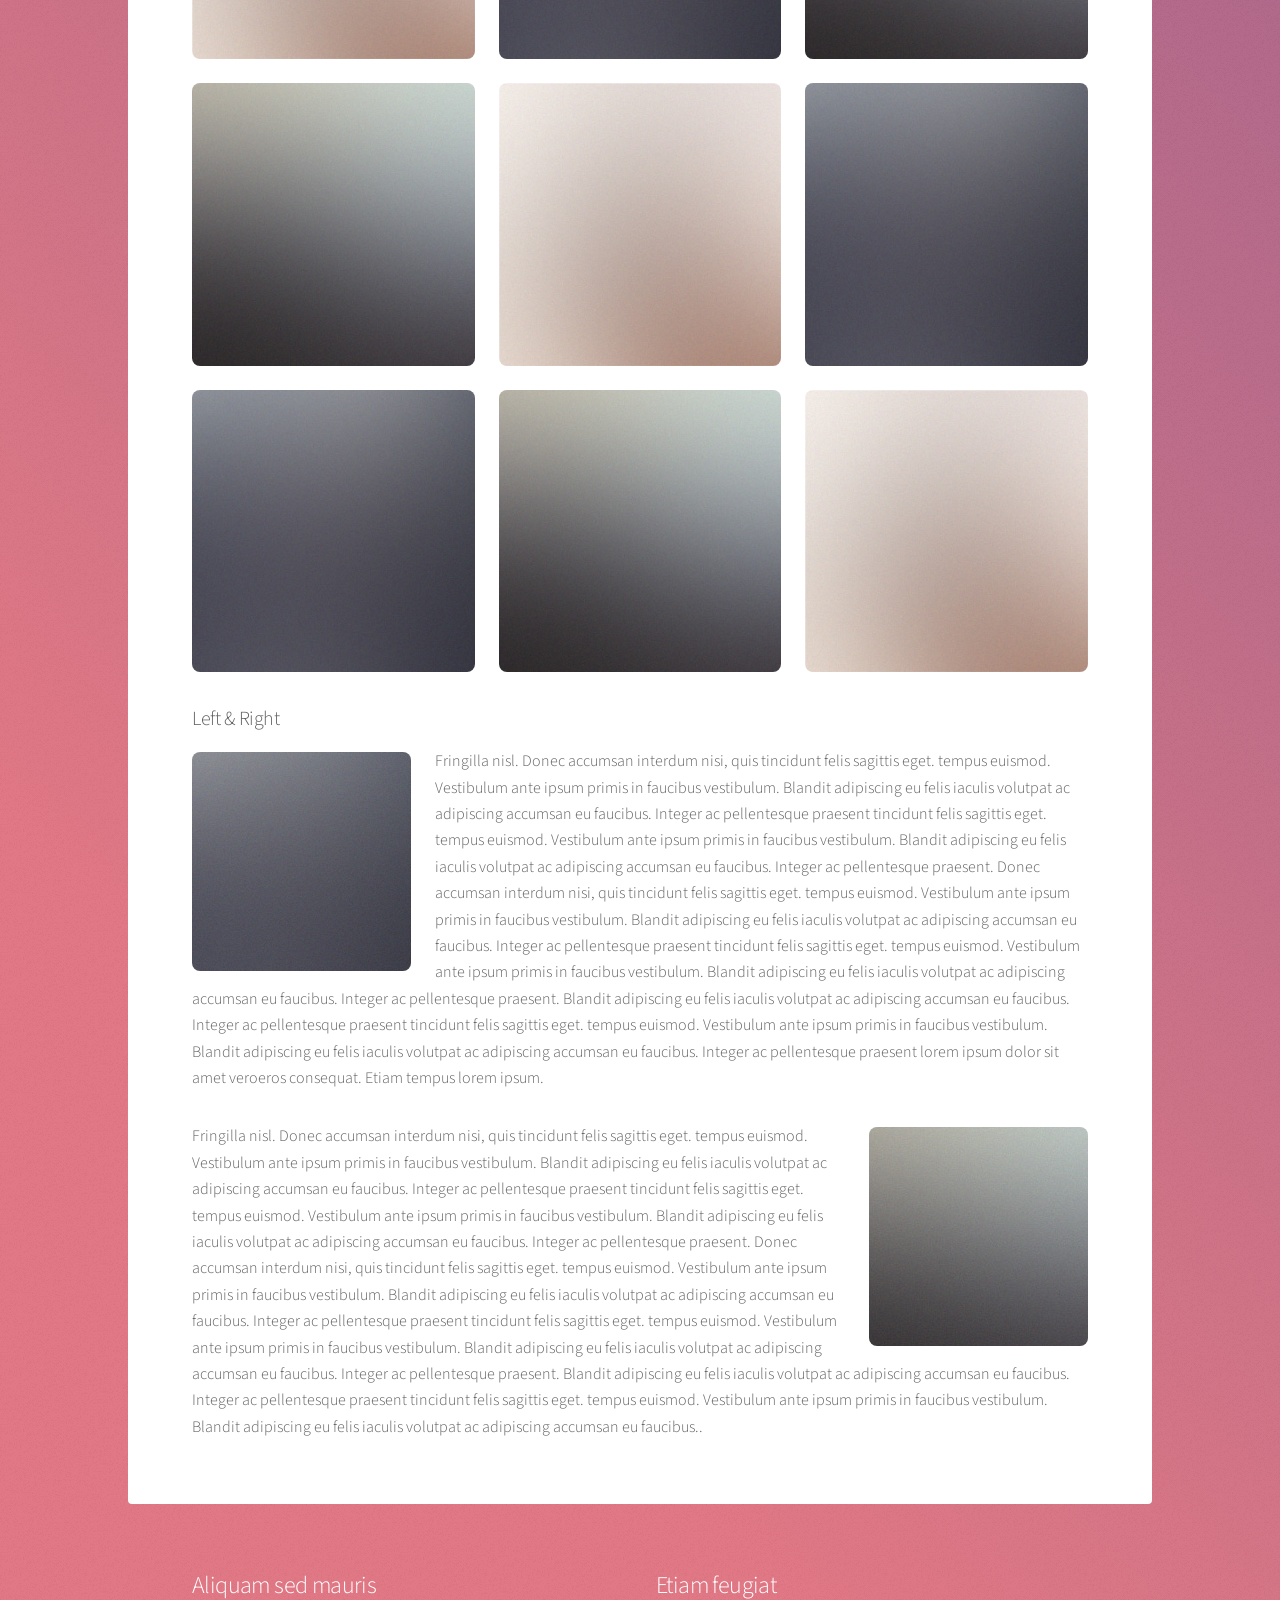
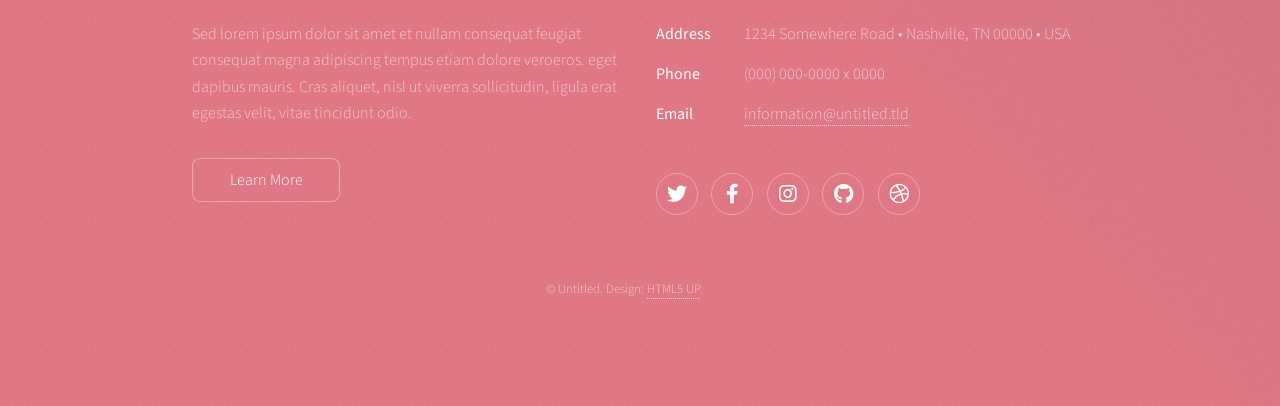
<file: elements.html>
<!DOCTYPE HTML>
<!--
	Stellar by HTML5 UP
	html5up.net | @ajlkn
	Free for personal and commercial use under the CCA 3.0 license (html5up.net/license)
-->
<html>
	<head>
		<title>Elements - Stellar by HTML5 UP</title>
		<meta charset="utf-8" />
		<meta name="viewport" content="width=device-width, initial-scale=1, user-scalable=no" />
		<link rel="stylesheet" href="assets/css/main.css" />
		<noscript><link rel="stylesheet" href="assets/css/noscript.css" /></noscript>
	</head>
	<body class="is-preload">

		<!-- Wrapper -->
			<div id="wrapper">

				<!-- Header -->
					<header id="header">
						<h1>Elements</h1>
						<p>Ipsum dolor sit amet nullam</p>
					</header>

				<!-- Main -->
					<div id="main">

						<!-- Content -->
							<section id="content" class="main">

								<!-- Text -->
									<section>
										<h2>Text</h2>
										<p>This is <b>bold</b> and this is <strong>strong</strong>. This is <i>italic</i> and this is <em>emphasized</em>.
										This is <sup>superscript</sup> text and this is <sub>subscript</sub> text.
										This is <u>underlined</u> and this is code: <code>for (;;) { ... }</code>. Finally, <a href="#">this is a link</a>.</p>
										<hr />
										<p>Nunc lacinia ante nunc ac lobortis. Interdum adipiscing gravida odio porttitor sem non mi integer non faucibus ornare mi ut ante amet placerat aliquet. Volutpat eu sed ante lacinia sapien lorem accumsan varius montes viverra nibh in adipiscing blandit tempus accumsan.</p>
										<hr />
										<h2>Heading Level 2</h2>
										<h3>Heading Level 3</h3>
										<h4>Heading Level 4</h4>
										<hr />
										<h3>Blockquote</h3>
										<blockquote>Fringilla nisl. Donec accumsan interdum nisi, quis tincidunt felis sagittis eget tempus euismod. Vestibulum ante ipsum primis in faucibus vestibulum. Blandit adipiscing eu felis iaculis volutpat ac adipiscing accumsan faucibus. Vestibulum ante ipsum primis in faucibus lorem ipsum dolor sit amet nullam adipiscing eu felis.</blockquote>
										<h3>Preformatted</h3>
										<pre><code>i = 0;

while (!deck.isInOrder()) {
    print 'Iteration ' + i;
    deck.shuffle();
    i++;
}

print 'It took ' + i + ' iterations to sort the deck.';</code></pre>
									</section>

								<!-- Lists -->
									<section>
										<h2>Lists</h2>
										<div class="row">
											<div class="col-6 col-12-medium">
												<h3>Unordered</h3>
												<ul>
													<li>Dolor pulvinar magna etiam.</li>
													<li>Sagittis sed lorem adipiscing.</li>
													<li>Felis enim etiam feugiat.</li>
													<li>Ipsum lorem nullam consequat.</li>
												</ul>
												<h3>Alternate</h3>
												<ul class="alt">
													<li>Dolor pulvinar magna etiam.</li>
													<li>Sagittis sed lorem adipiscing.</li>
													<li>Felis enim etiam feugiat.</li>
													<li>Ipsum lorem nullam consequat.</li>
												</ul>
											</div>
											<div class="col-6 col-12-medium">
												<h3>Ordered</h3>
												<ol>
													<li>Dolor pulvinar etiam.</li>
													<li>Etiam vel felis viverra.</li>
													<li>Felis enim feugiat.</li>
													<li>Dolor pulvinar etiam.</li>
													<li>Etiam vel felis lorem.</li>
													<li>Felis enim et feugiat.</li>
												</ol>
												<h3>Icons</h3>
												<ul class="icons">
													<li><a href="#" class="icon brands fa-twitter"><span class="label">Twitter</span></a></li>
													<li><a href="#" class="icon brands fa-facebook-f"><span class="label">Facebook</span></a></li>
													<li><a href="#" class="icon brands fa-instagram"><span class="label">Instagram</span></a></li>
													<li><a href="#" class="icon brands fa-github"><span class="label">GitHub</span></a></li>
													<li><a href="#" class="icon brands fa-dribbble"><span class="label">Dribbble</span></a></li>
												</ul>
												<ul class="icons">
													<li><a href="#" class="icon brands alt fa-twitter"><span class="label">Twitter</span></a></li>
													<li><a href="#" class="icon brands alt fa-facebook-f"><span class="label">Facebook</span></a></li>
													<li><a href="#" class="icon brands alt fa-instagram"><span class="label">Instagram</span></a></li>
													<li><a href="#" class="icon brands alt fa-github"><span class="label">GitHub</span></a></li>
													<li><a href="#" class="icon brands alt fa-dribbble"><span class="label">Dribbble</span></a></li>
												</ul>
											</div>
										</div>
										<h2>Actions</h2>
										<div class="row">
											<div class="col-6 col-12-medium">
												<ul class="actions">
													<li><a href="#" class="button primary">Default</a></li>
													<li><a href="#" class="button">Default</a></li>
												</ul>
												<ul class="actions small">
													<li><a href="#" class="button primary small">Small</a></li>
													<li><a href="#" class="button small">Small</a></li>
												</ul>
												<ul class="actions stacked">
													<li><a href="#" class="button primary">Default</a></li>
													<li><a href="#" class="button">Default</a></li>
												</ul>
												<ul class="actions stacked">
													<li><a href="#" class="button primary small">Small</a></li>
													<li><a href="#" class="button small">Small</a></li>
												</ul>
											</div>
											<div class="col-6 col-12-medium">
												<ul class="actions stacked">
													<li><a href="#" class="button primary fit">Default</a></li>
													<li><a href="#" class="button fit">Default</a></li>
												</ul>
												<ul class="actions stacked">
													<li><a href="#" class="button primary small fit">Small</a></li>
													<li><a href="#" class="button small fit">Small</a></li>
												</ul>
											</div>
										</div>
									</section>

								<!-- Table -->
									<section>
										<h2>Table</h2>
										<h3>Default</h3>
										<div class="table-wrapper">
											<table>
												<thead>
													<tr>
														<th>Name</th>
														<th>Description</th>
														<th>Price</th>
													</tr>
												</thead>
												<tbody>
													<tr>
														<td>Item One</td>
														<td>Ante turpis integer aliquet porttitor.</td>
														<td>29.99</td>
													</tr>
													<tr>
														<td>Item Two</td>
														<td>Vis ac commodo adipiscing arcu aliquet.</td>
														<td>19.99</td>
													</tr>
													<tr>
														<td>Item Three</td>
														<td> Morbi faucibus arcu accumsan lorem.</td>
														<td>29.99</td>
													</tr>
													<tr>
														<td>Item Four</td>
														<td>Vitae integer tempus condimentum.</td>
														<td>19.99</td>
													</tr>
													<tr>
														<td>Item Five</td>
														<td>Ante turpis integer aliquet porttitor.</td>
														<td>29.99</td>
													</tr>
												</tbody>
												<tfoot>
													<tr>
														<td colspan="2"></td>
														<td>100.00</td>
													</tr>
												</tfoot>
											</table>
										</div>

										<h3>Alternate</h3>
										<div class="table-wrapper">
											<table class="alt">
												<thead>
													<tr>
														<th>Name</th>
														<th>Description</th>
														<th>Price</th>
													</tr>
												</thead>
												<tbody>
													<tr>
														<td>Item One</td>
														<td>Ante turpis integer aliquet porttitor.</td>
														<td>29.99</td>
													</tr>
													<tr>
														<td>Item Two</td>
														<td>Vis ac commodo adipiscing arcu aliquet.</td>
														<td>19.99</td>
													</tr>
													<tr>
														<td>Item Three</td>
														<td> Morbi faucibus arcu accumsan lorem.</td>
														<td>29.99</td>
													</tr>
													<tr>
														<td>Item Four</td>
														<td>Vitae integer tempus condimentum.</td>
														<td>19.99</td>
													</tr>
													<tr>
														<td>Item Five</td>
														<td>Ante turpis integer aliquet porttitor.</td>
														<td>29.99</td>
													</tr>
												</tbody>
												<tfoot>
													<tr>
														<td colspan="2"></td>
														<td>100.00</td>
													</tr>
												</tfoot>
											</table>
										</div>
									</section>

								<!-- Buttons -->
									<section>
										<h3>Buttons</h3>
										<ul class="actions">
											<li><a href="#" class="button primary">Primary</a></li>
											<li><a href="#" class="button">Default</a></li>
										</ul>
										<ul class="actions">
											<li><a href="#" class="button large">Large</a></li>
											<li><a href="#" class="button">Default</a></li>
											<li><a href="#" class="button small">Small</a></li>
										</ul>
										<ul class="actions fit">
											<li><a href="#" class="button primary fit">Fit</a></li>
											<li><a href="#" class="button fit">Fit</a></li>
											<li><a href="#" class="button fit">Fit</a></li>
										</ul>
										<ul class="actions fit small">
											<li><a href="#" class="button primary fit small">Fit + Small</a></li>
											<li><a href="#" class="button fit small">Fit + Small</a></li>
											<li><a href="#" class="button fit small">Fit + Small</a></li>
										</ul>
										<ul class="actions">
											<li><a href="#" class="button primary icon solidfa-download">Icon</a></li>
											<li><a href="#" class="button icon solid fa-upload">Icon</a></li>
											<li><a href="#" class="button icon solid fa-save">Icon</a></li>
										</ul>
										<ul class="actions">
											<li><span class="button primary disabled">Disabled</span></li>
											<li><span class="button disabled">Disabled</span></li>
										</ul>
									</section>

								<!-- Form -->
									<section>
										<h2>Form</h2>
										<form method="post" action="#">
											<div class="row gtr-uniform">
												<div class="col-6 col-12-xsmall">
													<input type="text" name="demo-name" id="demo-name" value="" placeholder="Name" />
												</div>
												<div class="col-6 col-12-xsmall">
													<input type="email" name="demo-email" id="demo-email" value="" placeholder="Email" />
												</div>
												<div class="col-12">
													<select name="demo-category" id="demo-category">
														<option value="">- Category -</option>
														<option value="1">Manufacturing</option>
														<option value="1">Shipping</option>
														<option value="1">Administration</option>
														<option value="1">Human Resources</option>
													</select>
												</div>
												<div class="col-4 col-12-small">
													<input type="radio" id="demo-priority-low" name="demo-priority" checked>
													<label for="demo-priority-low">Low</label>
												</div>
												<div class="col-4 col-12-small">
													<input type="radio" id="demo-priority-normal" name="demo-priority">
													<label for="demo-priority-normal">Normal</label>
												</div>
												<div class="col-4 col-12-small">
													<input type="radio" id="demo-priority-high" name="demo-priority">
													<label for="demo-priority-high">High</label>
												</div>
												<div class="col-6 col-12-small">
													<input type="checkbox" id="demo-copy" name="demo-copy">
													<label for="demo-copy">Email me a copy</label>
												</div>
												<div class="col-6 col-12-small">
													<input type="checkbox" id="demo-human" name="demo-human" checked>
													<label for="demo-human">Not a robot</label>
												</div>
												<div class="col-12">
													<textarea name="demo-message" id="demo-message" placeholder="Enter your message" rows="6"></textarea>
												</div>
												<div class="col-12">
													<ul class="actions">
														<li><input type="submit" value="Send Message" class="primary" /></li>
														<li><input type="reset" value="Reset" /></li>
													</ul>
												</div>
											</div>
										</form>
									</section>

								<!-- Image -->
									<section>
										<h2>Image</h2>
										<h3>Fit</h3>
										<div class="box alt">
											<div class="row gtr-uniform">
												<div class="col-12"><span class="image fit"><img src="images/pic04.jpg" alt="" /></span></div>
												<div class="col-4"><span class="image fit"><img src="images/pic01.jpg" alt="" /></span></div>
												<div class="col-4"><span class="image fit"><img src="images/pic02.jpg" alt="" /></span></div>
												<div class="col-4"><span class="image fit"><img src="images/pic03.jpg" alt="" /></span></div>
												<div class="col-4"><span class="image fit"><img src="images/pic03.jpg" alt="" /></span></div>
												<div class="col-4"><span class="image fit"><img src="images/pic01.jpg" alt="" /></span></div>
												<div class="col-4"><span class="image fit"><img src="images/pic02.jpg" alt="" /></span></div>
												<div class="col-4"><span class="image fit"><img src="images/pic02.jpg" alt="" /></span></div>
												<div class="col-4"><span class="image fit"><img src="images/pic03.jpg" alt="" /></span></div>
												<div class="col-4"><span class="image fit"><img src="images/pic01.jpg" alt="" /></span></div>
											</div>
										</div>
										<h3>Left &amp; Right</h3>
										<p><span class="image left"><img src="images/pic05.jpg" alt="" /></span>Fringilla nisl. Donec accumsan interdum nisi, quis tincidunt felis sagittis eget. tempus euismod. Vestibulum ante ipsum primis in faucibus vestibulum. Blandit adipiscing eu felis iaculis volutpat ac adipiscing accumsan eu faucibus. Integer ac pellentesque praesent tincidunt felis sagittis eget. tempus euismod. Vestibulum ante ipsum primis in faucibus vestibulum. Blandit adipiscing eu felis iaculis volutpat ac adipiscing accumsan eu faucibus. Integer ac pellentesque praesent. Donec accumsan interdum nisi, quis tincidunt felis sagittis eget. tempus euismod. Vestibulum ante ipsum primis in faucibus vestibulum. Blandit adipiscing eu felis iaculis volutpat ac adipiscing accumsan eu faucibus. Integer ac pellentesque praesent tincidunt felis sagittis eget. tempus euismod. Vestibulum ante ipsum primis in faucibus vestibulum. Blandit adipiscing eu felis iaculis volutpat ac adipiscing accumsan eu faucibus. Integer ac pellentesque praesent. Blandit adipiscing eu felis iaculis volutpat ac adipiscing accumsan eu faucibus. Integer ac pellentesque praesent tincidunt felis sagittis eget. tempus euismod. Vestibulum ante ipsum primis in faucibus vestibulum. Blandit adipiscing eu felis iaculis volutpat ac adipiscing accumsan eu faucibus. Integer ac pellentesque praesent lorem ipsum dolor sit amet veroeros consequat. Etiam tempus lorem ipsum.</p>
										<p><span class="image right"><img src="images/pic06.jpg" alt="" /></span>Fringilla nisl. Donec accumsan interdum nisi, quis tincidunt felis sagittis eget. tempus euismod. Vestibulum ante ipsum primis in faucibus vestibulum. Blandit adipiscing eu felis iaculis volutpat ac adipiscing accumsan eu faucibus. Integer ac pellentesque praesent tincidunt felis sagittis eget. tempus euismod. Vestibulum ante ipsum primis in faucibus vestibulum. Blandit adipiscing eu felis iaculis volutpat ac adipiscing accumsan eu faucibus. Integer ac pellentesque praesent. Donec accumsan interdum nisi, quis tincidunt felis sagittis eget. tempus euismod. Vestibulum ante ipsum primis in faucibus vestibulum. Blandit adipiscing eu felis iaculis volutpat ac adipiscing accumsan eu faucibus. Integer ac pellentesque praesent tincidunt felis sagittis eget. tempus euismod. Vestibulum ante ipsum primis in faucibus vestibulum. Blandit adipiscing eu felis iaculis volutpat ac adipiscing accumsan eu faucibus. Integer ac pellentesque praesent. Blandit adipiscing eu felis iaculis volutpat ac adipiscing accumsan eu faucibus. Integer ac pellentesque praesent tincidunt felis sagittis eget. tempus euismod. Vestibulum ante ipsum primis in faucibus vestibulum. Blandit adipiscing eu felis iaculis volutpat ac adipiscing accumsan eu faucibus..</p>
									</section>

							</section>

					</div>

				<!-- Footer -->
					<footer id="footer">
						<section>
							<h2>Aliquam sed mauris</h2>
							<p>Sed lorem ipsum dolor sit amet et nullam consequat feugiat consequat magna adipiscing tempus etiam dolore veroeros. eget dapibus mauris. Cras aliquet, nisl ut viverra sollicitudin, ligula erat egestas velit, vitae tincidunt odio.</p>
							<ul class="actions">
								<li><a href="#" class="button">Learn More</a></li>
							</ul>
						</section>
						<section>
							<h2>Etiam feugiat</h2>
							<dl class="alt">
								<dt>Address</dt>
								<dd>1234 Somewhere Road &bull; Nashville, TN 00000 &bull; USA</dd>
								<dt>Phone</dt>
								<dd>(000) 000-0000 x 0000</dd>
								<dt>Email</dt>
								<dd><a href="#">information@untitled.tld</a></dd>
							</dl>
							<ul class="icons">
								<li><a href="#" class="icon brands fa-twitter alt"><span class="label">Twitter</span></a></li>
								<li><a href="#" class="icon brands fa-facebook-f alt"><span class="label">Facebook</span></a></li>
								<li><a href="#" class="icon brands fa-instagram alt"><span class="label">Instagram</span></a></li>
								<li><a href="#" class="icon brands fa-github alt"><span class="label">GitHub</span></a></li>
								<li><a href="#" class="icon brands fa-dribbble alt"><span class="label">Dribbble</span></a></li>
							</ul>
						</section>
						<p class="copyright">&copy; Untitled. Design: <a href="https://html5up.net">HTML5 UP</a>.</p>
					</footer>

			</div>

		<!-- Scripts -->
			<script src="assets/js/jquery.min.js"></script>
			<script src="assets/js/jquery.scrollex.min.js"></script>
			<script src="assets/js/jquery.scrolly.min.js"></script>
			<script src="assets/js/browser.min.js"></script>
			<script src="assets/js/breakpoints.min.js"></script>
			<script src="assets/js/util.js"></script>
			<script src="assets/js/main.js"></script>

	</body>
</html>
</file>
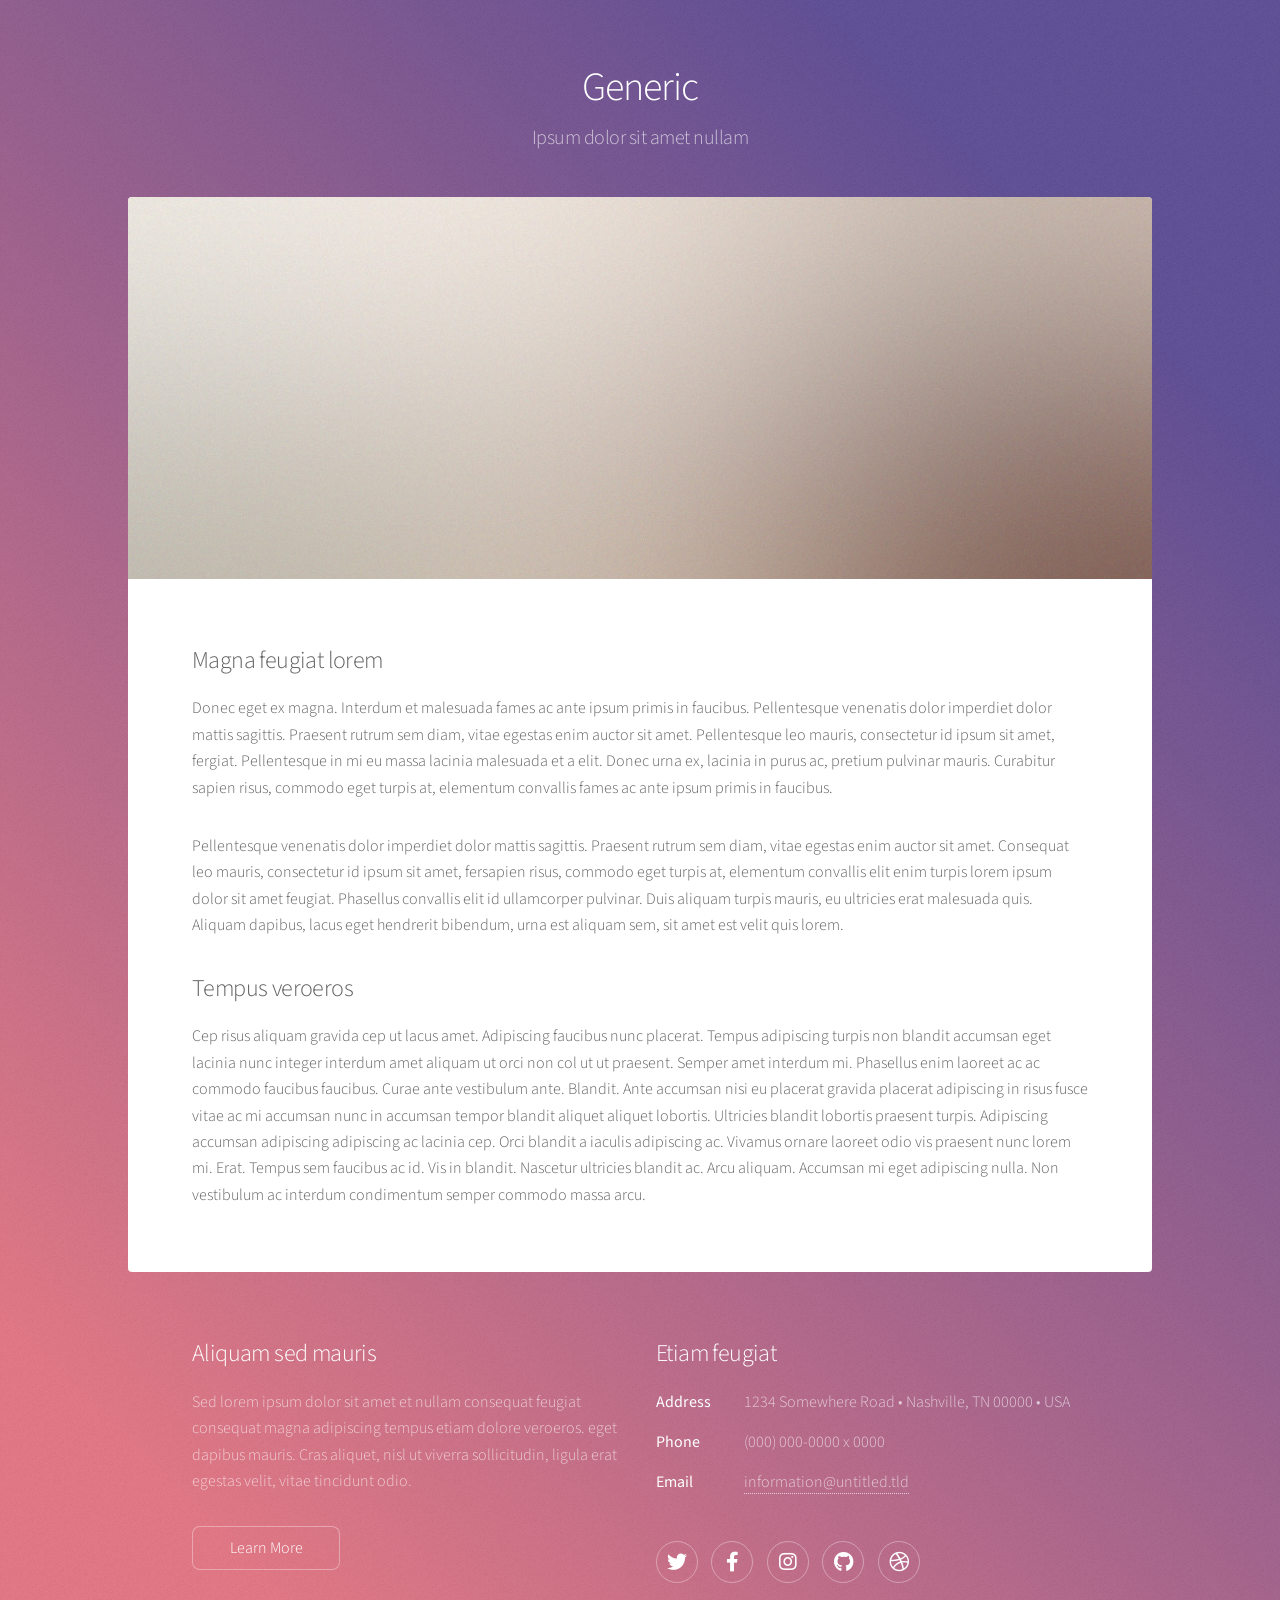
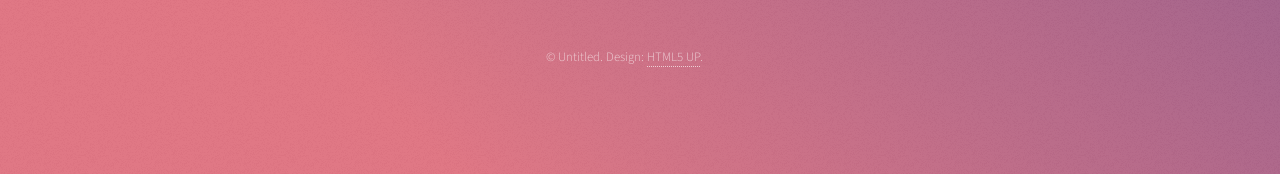
<file: generic.html>
<!DOCTYPE HTML>
<!--
	Stellar by HTML5 UP
	html5up.net | @ajlkn
	Free for personal and commercial use under the CCA 3.0 license (html5up.net/license)
-->
<html>
	<head>
		<title>Generic - Stellar by HTML5 UP</title>
		<meta charset="utf-8" />
		<meta name="viewport" content="width=device-width, initial-scale=1, user-scalable=no" />
		<link rel="stylesheet" href="assets/css/main.css" />
		<noscript><link rel="stylesheet" href="assets/css/noscript.css" /></noscript>
	</head>
	<body class="is-preload">

		<!-- Wrapper -->
			<div id="wrapper">

				<!-- Header -->
					<header id="header">
						<h1>Generic</h1>
						<p>Ipsum dolor sit amet nullam</p>
					</header>

				<!-- Main -->
					<div id="main">

						<!-- Content -->
							<section id="content" class="main">
								<span class="image main"><img src="images/pic04.jpg" alt="" /></span>
								<h2>Magna feugiat lorem</h2>
								<p>Donec eget ex magna. Interdum et malesuada fames ac ante ipsum primis in faucibus. Pellentesque venenatis dolor imperdiet dolor mattis sagittis. Praesent rutrum sem diam, vitae egestas enim auctor sit amet. Pellentesque leo mauris, consectetur id ipsum sit amet, fergiat. Pellentesque in mi eu massa lacinia malesuada et a elit. Donec urna ex, lacinia in purus ac, pretium pulvinar mauris. Curabitur sapien risus, commodo eget turpis at, elementum convallis fames ac ante ipsum primis in faucibus.</p>
								<p>Pellentesque venenatis dolor imperdiet dolor mattis sagittis. Praesent rutrum sem diam, vitae egestas enim auctor sit amet. Consequat leo mauris, consectetur id ipsum sit amet, fersapien risus, commodo eget turpis at, elementum convallis elit enim turpis lorem ipsum dolor sit amet feugiat. Phasellus convallis elit id ullamcorper pulvinar. Duis aliquam turpis mauris, eu ultricies erat malesuada quis. Aliquam dapibus, lacus eget hendrerit bibendum, urna est aliquam sem, sit amet est velit quis lorem.</p>
								<h2>Tempus veroeros</h2>
								<p>Cep risus aliquam gravida cep ut lacus amet. Adipiscing faucibus nunc placerat. Tempus adipiscing turpis non blandit accumsan eget lacinia nunc integer interdum amet aliquam ut orci non col ut ut praesent. Semper amet interdum mi. Phasellus enim laoreet ac ac commodo faucibus faucibus. Curae ante vestibulum ante. Blandit. Ante accumsan nisi eu placerat gravida placerat adipiscing in risus fusce vitae ac mi accumsan nunc in accumsan tempor blandit aliquet aliquet lobortis. Ultricies blandit lobortis praesent turpis. Adipiscing accumsan adipiscing adipiscing ac lacinia cep. Orci blandit a iaculis adipiscing ac. Vivamus ornare laoreet odio vis praesent nunc lorem mi. Erat. Tempus sem faucibus ac id. Vis in blandit. Nascetur ultricies blandit ac. Arcu aliquam. Accumsan mi eget adipiscing nulla. Non vestibulum ac interdum condimentum semper commodo massa arcu.</p>
							</section>

					</div>

				<!-- Footer -->
					<footer id="footer">
						<section>
							<h2>Aliquam sed mauris</h2>
							<p>Sed lorem ipsum dolor sit amet et nullam consequat feugiat consequat magna adipiscing tempus etiam dolore veroeros. eget dapibus mauris. Cras aliquet, nisl ut viverra sollicitudin, ligula erat egestas velit, vitae tincidunt odio.</p>
							<ul class="actions">
								<li><a href="#" class="button">Learn More</a></li>
							</ul>
						</section>
						<section>
							<h2>Etiam feugiat</h2>
							<dl class="alt">
								<dt>Address</dt>
								<dd>1234 Somewhere Road &bull; Nashville, TN 00000 &bull; USA</dd>
								<dt>Phone</dt>
								<dd>(000) 000-0000 x 0000</dd>
								<dt>Email</dt>
								<dd><a href="#">information@untitled.tld</a></dd>
							</dl>
							<ul class="icons">
								<li><a href="#" class="icon brands fa-twitter alt"><span class="label">Twitter</span></a></li>
								<li><a href="#" class="icon brands fa-facebook-f alt"><span class="label">Facebook</span></a></li>
								<li><a href="#" class="icon brands fa-instagram alt"><span class="label">Instagram</span></a></li>
								<li><a href="#" class="icon brands fa-github alt"><span class="label">GitHub</span></a></li>
								<li><a href="#" class="icon brands fa-dribbble alt"><span class="label">Dribbble</span></a></li>
							</ul>
						</section>
						<p class="copyright">&copy; Untitled. Design: <a href="https://html5up.net">HTML5 UP</a>.</p>
					</footer>

			</div>

		<!-- Scripts -->
			<script src="assets/js/jquery.min.js"></script>
			<script src="assets/js/jquery.scrollex.min.js"></script>
			<script src="assets/js/jquery.scrolly.min.js"></script>
			<script src="assets/js/browser.min.js"></script>
			<script src="assets/js/breakpoints.min.js"></script>
			<script src="assets/js/util.js"></script>
			<script src="assets/js/main.js"></script>

	</body>
</html>
</file>
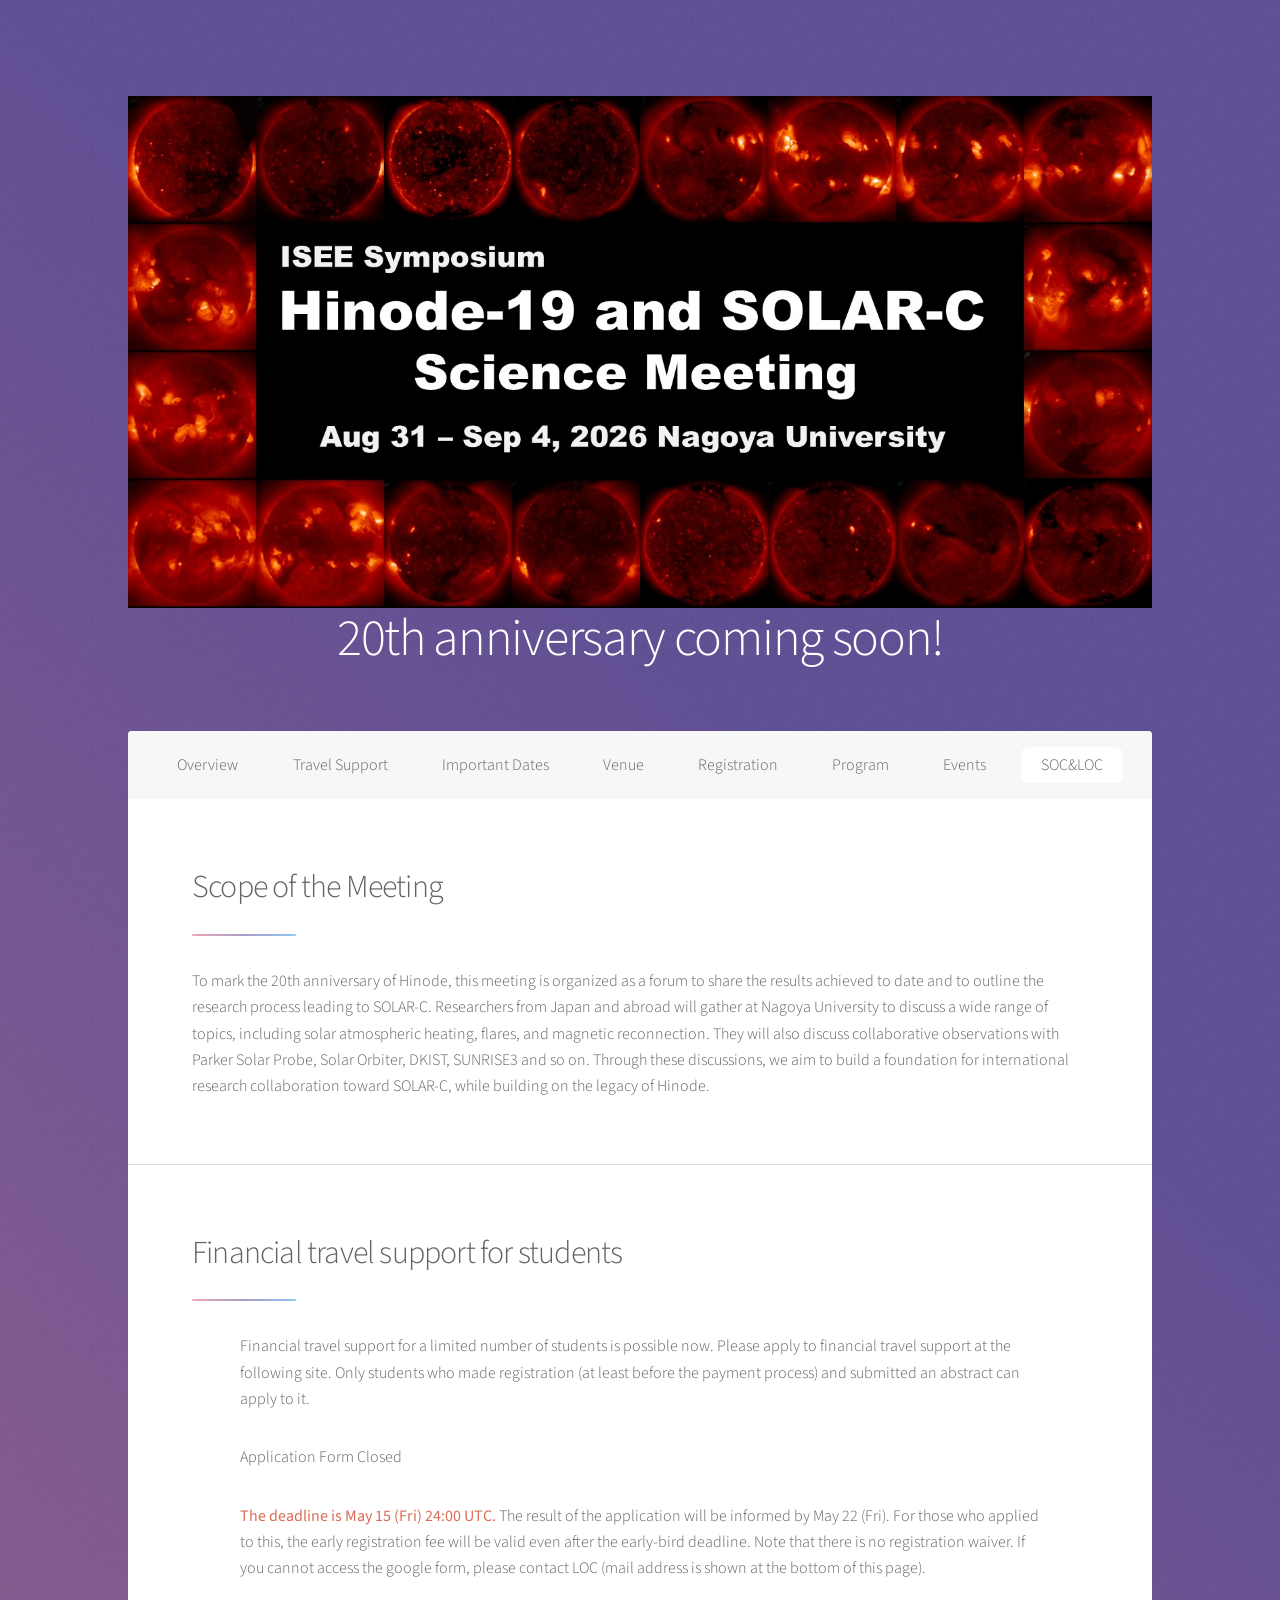
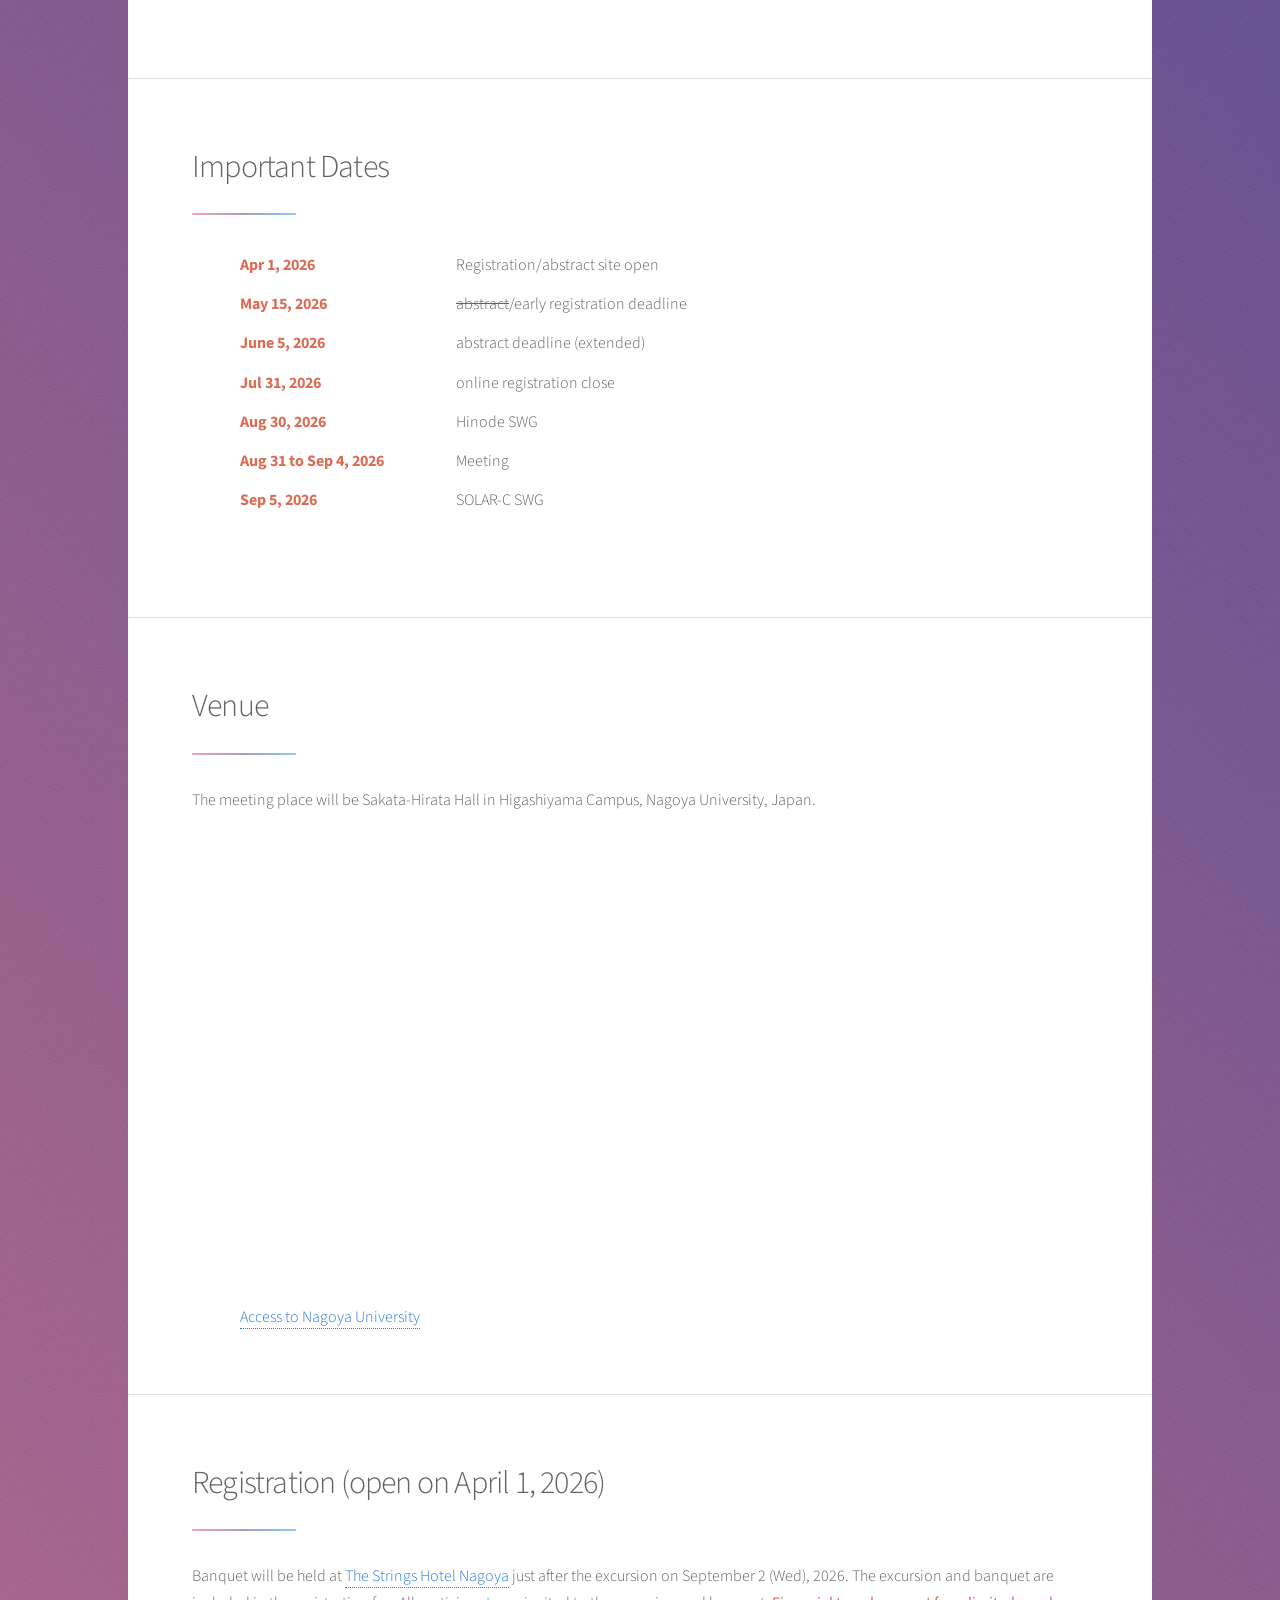
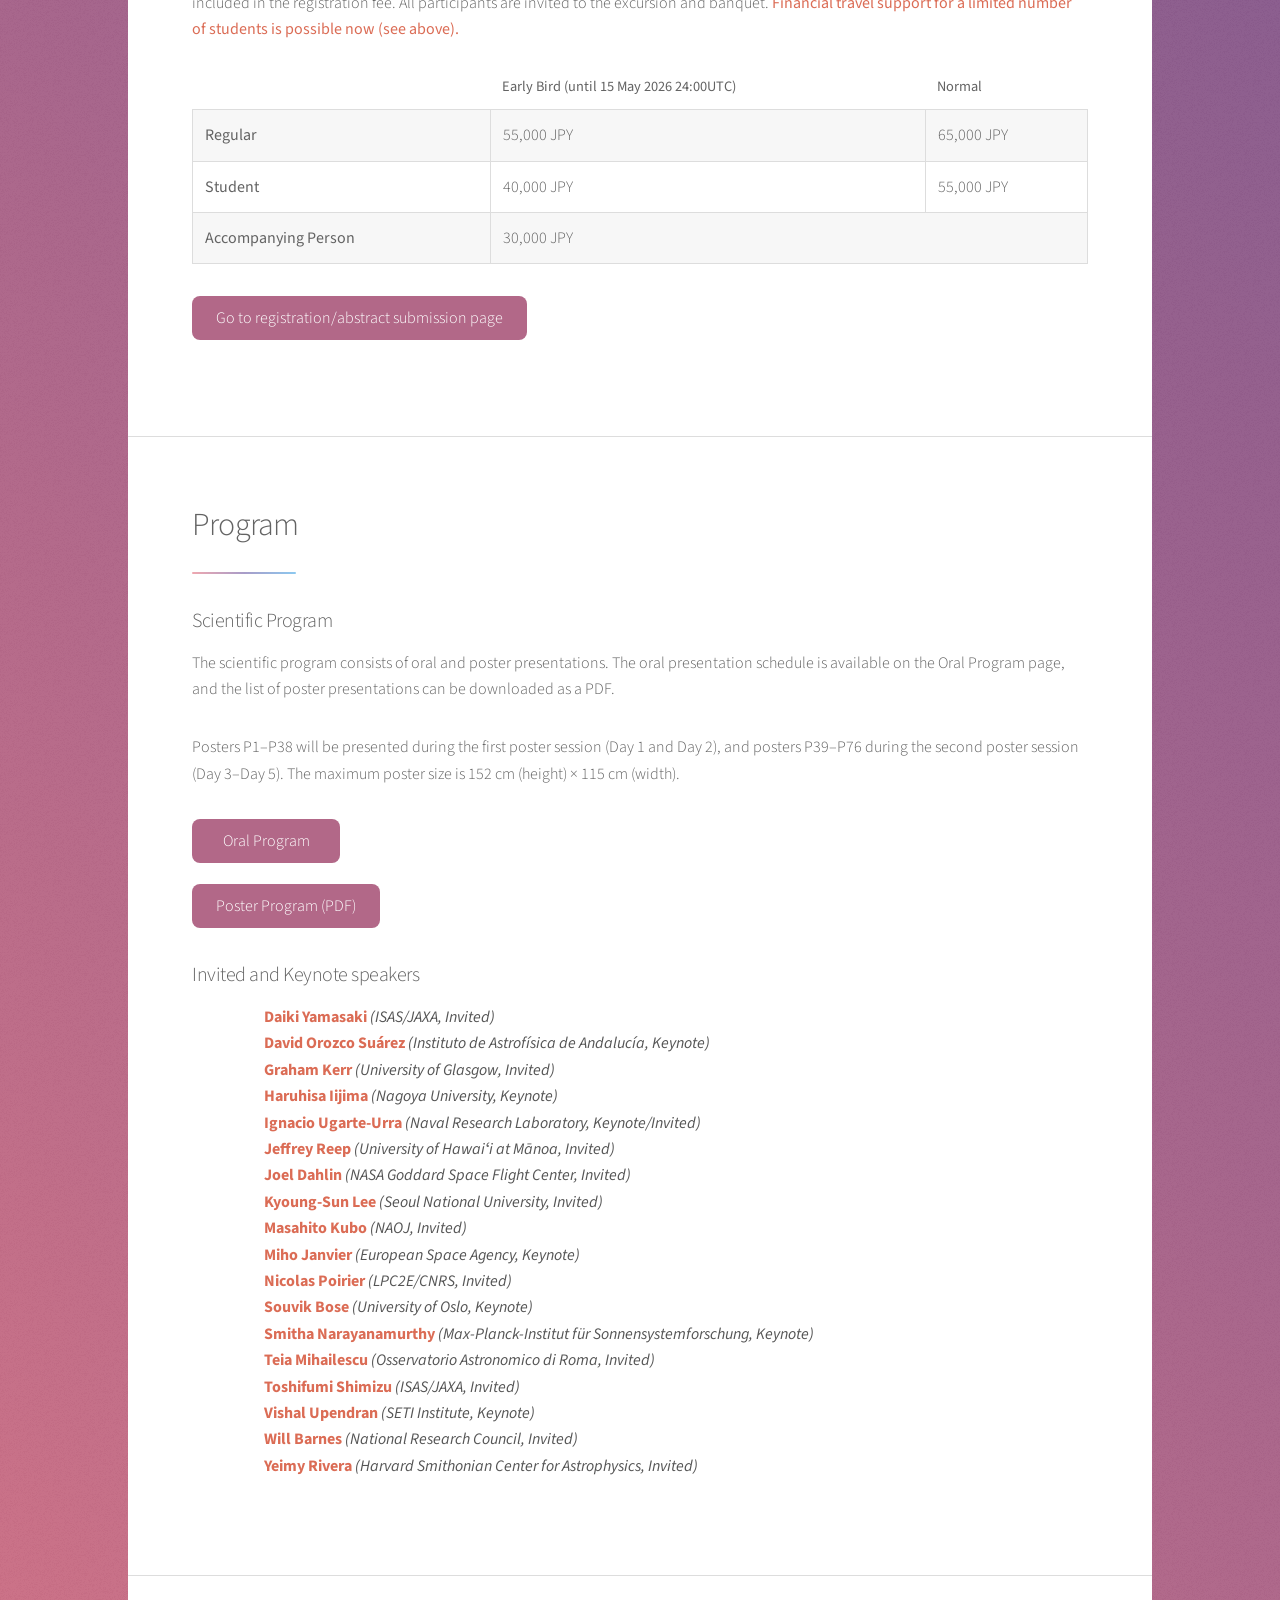
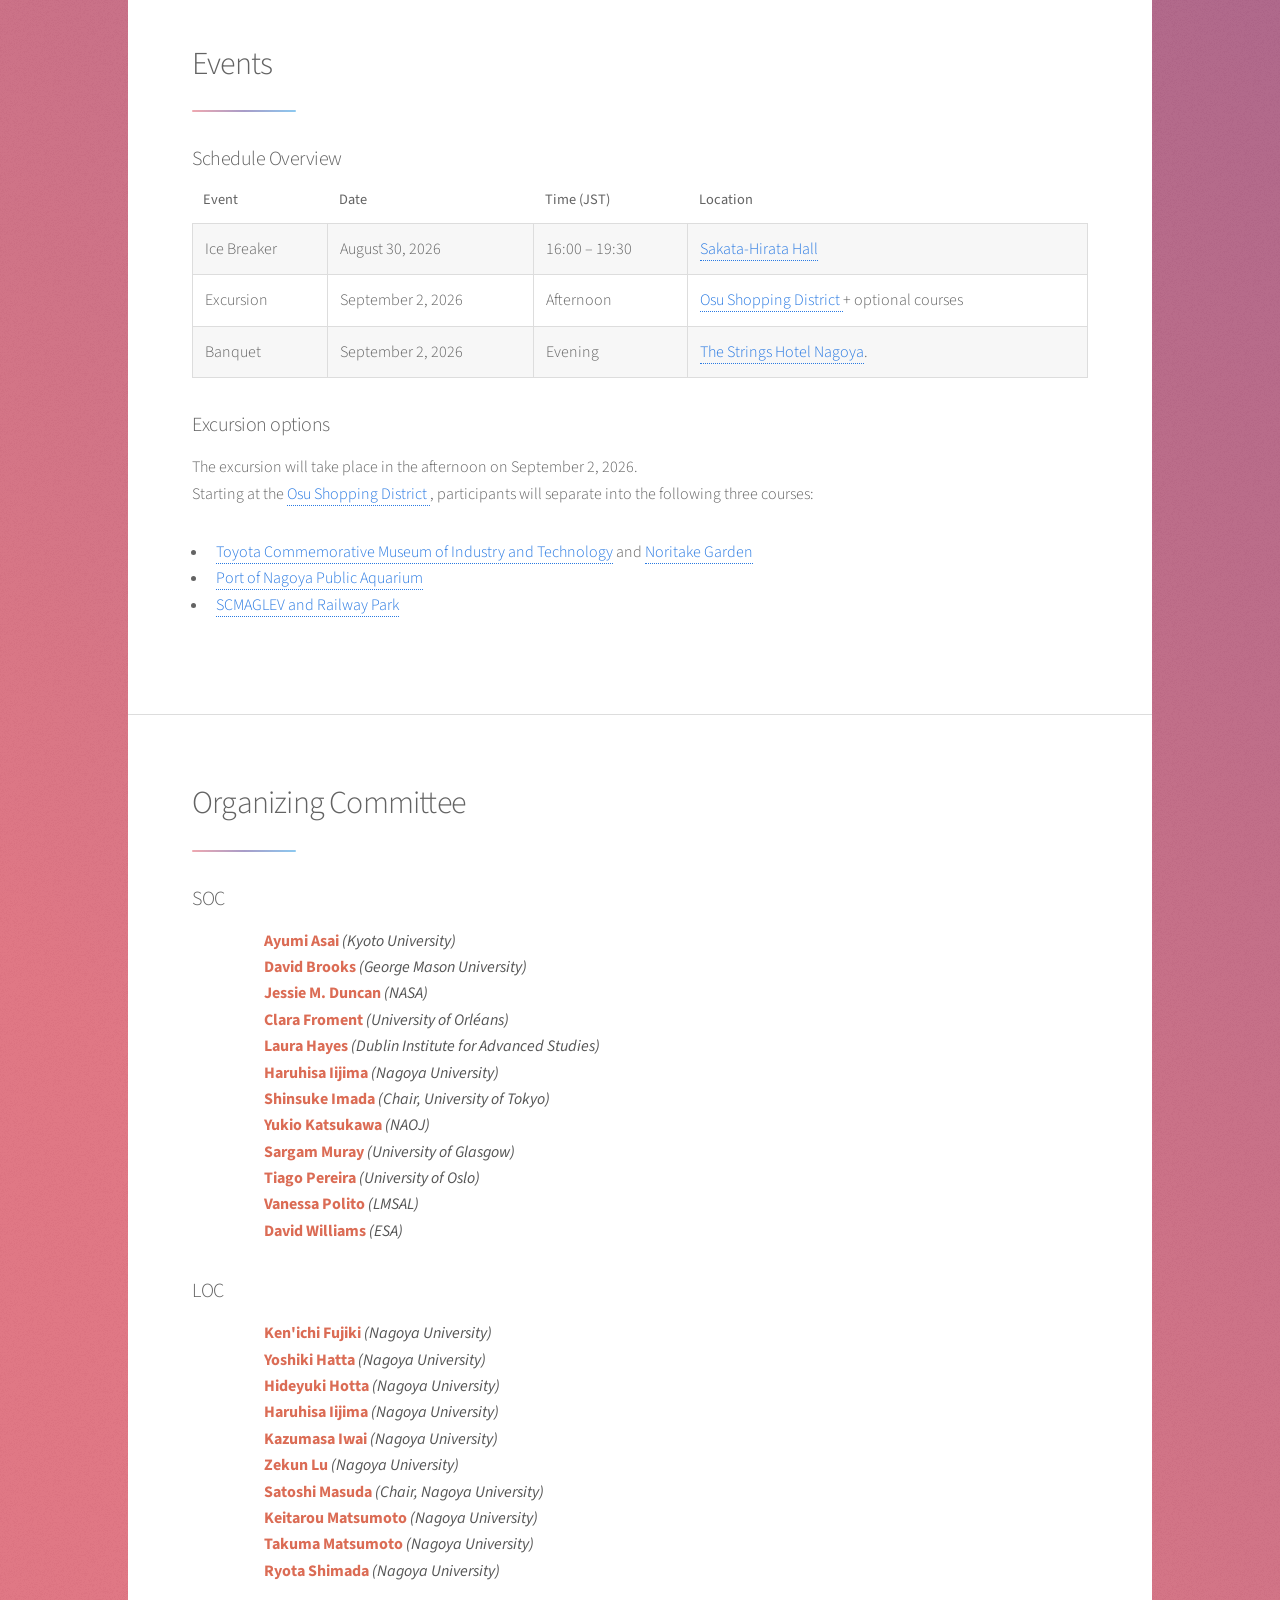
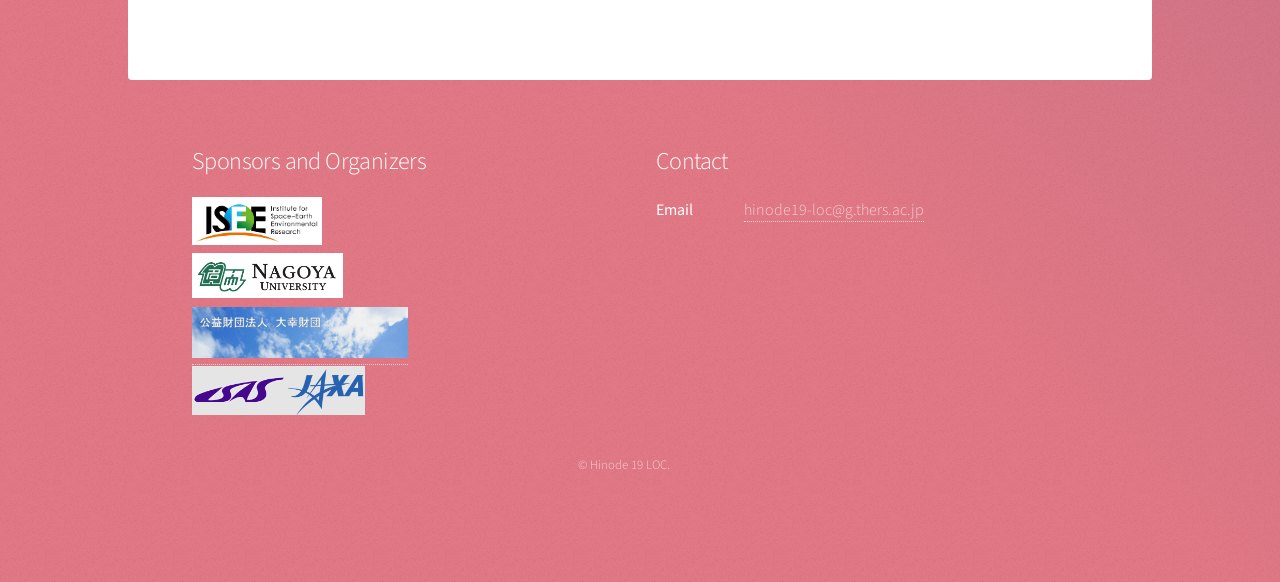
<file: index_preview.html>
<!DOCTYPE HTML>
<!--
    Stellar by HTML5 UP
    html5up.net | @ajlkn
    Free for personal and commercial use under the CCA 3.0 license (html5up.net/license)
-->
<html>
  <head>
    <title>Hinode 19</title>
    <meta charset="utf-8" />
    <meta name="viewport" content="width=device-width, initial-scale=1, user-scalable=no" />
    <link rel="stylesheet" href="assets/css/main.css" />
    <noscript><link rel="stylesheet" href="assets/css/noscript.css" /></noscript>
  </head>
  <body class="is-preload">
    
    <!-- Wrapper -->
    <div id="wrapper">
      
      <!-- Header -->
      <header id="header" class="alt">
	<!-- <span class="logo"><img src="images/logo.svg" alt="" /></span> -->
	<!-- <span class="logo"><img src="images/header.jpg" alt="" /></span> -->
	<img src="images/header.jpg" alt="" />
	<h1>20th anniversary coming soon!</h1>
      </header>

      <!-- Nav -->
      <nav id="nav">
	<ul>
	  <li><a href="#scope" class="active">Overview</a></li>
	  <li><a href="#travel_support">Travel Support</a></li>
	  <li><a href="#important_date">Important Dates</a></li>
	  <li><a href="#venue">Venue</a></li>
	  <li><a href="#registration">Registration</a></li>
	  <li><a href="#program">Program</a></li>
	  <li><a href="#events">Events</a></li>
	  <li><a href="#socloc">SOC&LOC</a></li>
	</ul>
      </nav>
      
      <!-- Main -->
      <div id="main">
	
        <!-- Scope -->
	<section id="scope" class="main">
	  <div class="spotlight">
	    <div class="content">
	      <header class="major">
		<h2>Scope of the Meeting</h2>
	      </header>
	      <p> To mark the 20th anniversary of Hinode, this meeting is organized as a forum to share the results achieved to date and to outline the research process leading to SOLAR-C. Researchers from Japan and abroad will gather at Nagoya University to discuss a wide range of topics, including solar atmospheric heating, flares, and magnetic reconnection. They will also discuss collaborative observations with Parker Solar Probe, Solar Orbiter, DKIST, SUNRISE3 and so on. Through these discussions, we aim to build a foundation for international research collaboration toward SOLAR-C, while building on the legacy of Hinode.
	      </p>
	    </div>
	    <!-- <span class="image"><img src="images/pic01.jpg" alt="" /></span> -->
	  </div>
	</section>
	
	<!-- Travel Support -->
	<section id="travel_support" class="main">
	  <div class="spotlight">
	    <div class="content">
	      <header class="major">
		<h2>Financial travel support for students</h2>
	      </header>
	      <div style="width:100%; max-width:800px; margin:auto;">
		<p>
		Financial travel support for a limited number of students is possible now. Please apply to financial travel support at the following site. Only students who made registration (at least before the payment process) and submitted an abstract can apply to it.
		</p>
		<ul class="actions stacked">
		  <li>Application Form Closed</a></li>
		</ul>
		<p>
		  <strong style="color:#db6c55;">
		    The deadline is May 15 (Fri) 24:00 UTC.
		  </strong>		 
		  The result of the application will be informed by May 22 (Fri).
		  For those who applied to this, the early registration fee will be valid even after the early-bird deadline.
		  Note that there is no registration waiver.
		  If you cannot access the google form, please contact LOC (mail address is shown at the bottom of this page).
		  </p>
	      </div>
	    </div>
	  </div>
	</section>
	
	<!-- Important date -->
	<section id="important_date" class="main">
	  <div class="spotlight">
	    <div class="content">
	      <header class="major">
		<h2>Important Dates</h2>
	      </header>
	      <div style="width:100%; max-width:800px; margin:auto;">
		<ul class="schedule">
		  <li>
		    <span class="date">Apr 1, 2026 </span>
		    <span class="comment"> Registration/abstract site open </span>
		  </li>
		  <li>
		    <span class="date">May 15, 2026</span>
		    <span class="comment"><s>abstract</s>/early registration deadline </span>
		  </li>
		  <li>
		    <span class="date">June 5, 2026</span>
		    <span class="comment">abstract deadline (extended) </span>
		  </li>
		  <li>
		    <span class="date">Jul 31, 2026</span>
		    <span class="comment">online registration close </span>
		  </li>
		  <li>
		    <span class="date">Aug 30, 2026</span>
		    <span class="comment">Hinode SWG</span>
		  </li>
		  <li>
		    <span class="date">Aug 31 to Sep 4, 2026</span>
		    <span class="comment">Meeting</span>
		  </li>
		  <li>
		    <span class="date">Sep 5, 2026</span>
		    <span class="comment">SOLAR-C SWG</span>
		  </li>
		</ul>
	      </div>
	    </div>
	  </div>
	</section>
	
	<!-- Venue -->
	<section id="venue" class="main">
	  <div class="spotlight">
	    <div class="content">
	      <header class="major">
		<h2>Venue</h2>
	      </header>
	      <p>The meeting place will be Sakata-Hirata Hall in Higashiyama Campus, Nagoya University, Japan.</p>
	      <div style="width:100%; max-width:800px; margin:auto;">
		<iframe
		  src="https://www.google.com/maps/embed?pb=!1m18!1m12!1m3!1d6524.157712103782!2d136.9664082770863!3d35.154654072761915!2m3!1f0!2f0!3f0!3m2!1i1024!2i768!4f13.1!3m3!1m2!1s0x60037abaeffedf2f%3A0x376a385d3804a776!2sSakata%20and%20Hirata%20Hall!5e0!3m2!1sen!2sjp!4v1762764063808!5m2!1sen!2sjp"
		  width="100%"
		  height="450"
		  style="border:0;"
		  allowfullscreen="">
		</iframe>
		<a href="https://en.nagoya-u.ac.jp/campus/maps/access/" class="custom-link">Access to Nagoya University</a>
	      </div>
	    </div>
	  </div>
	</section>
	
	<!-- Registration -->
	<section id="registration" class="main">
	  <div class="spotlight">
	    <div class="content">
	      <header class="major">
		<h2>Registration (open on April 1, 2026)</h2>
	      </header>

	      <p class="schedule">
	      Banquet will be held at <a href="https://www.strings-group.jp/nagoya/banquet/" class="custom-link">The Strings Hotel Nagoya</a> just after the excursion on September 2 (Wed), 2026. 
	      The excursion and banquet are included in the registration fee. All participants are invited to the excursion and banquet.
	      <strong style="color:#db6c55;">
		Financial travel support for a limited number of students is possible now (see above).
	      </strong>
	      </p>
	      
	      <div class="table-wrapper">
		<table class="alt">
		  <thead>
		    <tr>
		      <th></th>
		      <th>Early Bird (until 15 May 2026 24:00UTC)</th>
		      <th>Normal</th>
		    </tr>
		  </thead>
		  <tbody>
		    <tr>
		      <td><strong>Regular</strong></td>
		      <td>55,000 JPY</td>
		      <td>65,000 JPY</td>
		    </tr>
		    <tr>
		      <td><strong>Student</strong></td>
		      <td>40,000 JPY</td>
		      <td>55,000 JPY</td>
		    </tr>
		    <tr>
		      <td><strong>Accompanying Person</strong></td>
		      <td colspan="2">30,000 JPY</td>
		    </tr>
		  </tbody>
		</table>
	      </div>
	      
	      <div style="width:100%; margin:auto;">
		<ul class="actions stacked">
		  <li><a href="https://hinode.confit.atlas.jp/" class="button primary">Go to registration/abstract submission page</a></li>
		</ul>
	      </div>
	    </div>
	  </div>
	</section>
	
	<section id="program" class="main">
	  <div class="spotlight">
	    <div class="content">
	      <header class="major">
		<h2>Program</h2>
	      </header>
	      <h3>Scientific Program</h3>
	      <p>
		The scientific program consists of oral and poster presentations.
		The oral presentation schedule is available on the Oral Program page, and the list of poster presentations can be downloaded as a PDF.
	      </p>
	      <p>
		Posters P1–P38 will be presented during the first poster session (Day 1 and Day 2), and posters P39–P76 during the second poster session (Day 3–Day 5).
		The maximum poster size is 152 cm (height) × 115 cm (width).
	      </p>
	      
	      <div style="width:100%; margin:auto;">
		<ul class="actions stacked">
		  <li><a href="program.html" class="button primary">Oral Program</a></li>
		  <li><a href="poster_program.pdf" class="button primary">Poster Program (PDF)</a></li>
		</ul>
	      </div>

	      <h3>Invited and Keynote speakers</h3>
	      <div style="width:100%; max-width:800px; margin:auto;">
		<ul class="namelist">
		  <li>
		    <span class="name">Daiki Yamasaki </span>
		    <span class="affiliation"> (ISAS/JAXA, Invited) </span>
		  </li>
		  <li>
		    <span class="name">David Orozco Suárez </span>
		    <span class="affiliation"> (Instituto de Astrofísica de Andalucía, Keynote) </span>
		  </li>
		  <li>
		    <span class="name">Graham Kerr </span>
		    <span class="affiliation"> (University of Glasgow, Invited)</span>
		  </li>
		  <li>
		    <span class="name">Haruhisa Iijima </span>
		    <span class="affiliation"> (Nagoya University, Keynote)</span>
		  </li>
		  <li>
		    <span class="name">Ignacio Ugarte-Urra </span>
		    <span class="affiliation"> (Naval Research Laboratory, Keynote/Invited)</span>
		  </li>
		  <li>
		    <span class="name">Jeffrey Reep </span>
		    <span class="affiliation">(University of Hawaiʻi at Mānoa, Invited)</span>
		  </li>
		  <li>
		    <span class="name">Joel Dahlin </span>
		    <span class="affiliation"> (NASA Goddard Space Flight Center, Invited)</span>
		  </li>
		  <li>
		    <span class="name">Kyoung-Sun Lee </span>
		    <span class="affiliation"> (Seoul National University, Invited)</span>
		  </li>
		  <li>
		    <span class="name">Masahito Kubo </span>
		    <span class="affiliation"> (NAOJ, Invited) </span>
		  </li>
		  <li>
		    <span class="name">Miho Janvier </span>
		    <span class="affiliation"> (European Space Agency, Keynote)</span>
		  </li>
		  <li>
		    <span class="name">Nicolas Poirier </span>
		    <span class="affiliation"> (LPC2E/CNRS, Invited)</span>
		  </li>
		  <li>
		    <span class="name">Souvik Bose </span>
		    <span class="affiliation"> (University of Oslo, Keynote)</span>
		  </li>
		  <li>
		    <span class="name">Smitha Narayanamurthy </span>
		    <span class="affiliation"> (Max-Planck-Institut für Sonnensystemforschung, Keynote)</span>
		  </li>
		  <li>
		    <span class="name">Teia Mihailescu </span>
		    <span class="affiliation"> (Osservatorio Astronomico di Roma, Invited)</span>
		  </li>
		  <li>
		    <span class="name">Toshifumi Shimizu </span>
		    <span class="affiliation"> (ISAS/JAXA, Invited)</span>
		  </li>
		  <li>
		    <span class="name">Vishal Upendran </span>
		    <span class="affiliation"> (SETI Institute, Keynote)</span>
		  </li>
		  <li>
		    <span class="name">Will Barnes </span>
		    <span class="affiliation"> (National Research Council, Invited)</span>
		  </li>
		  <li>
		    <span class="name">Yeimy Rivera </span>
		    <span class="affiliation"> (Harvard Smithonian Center for Astrophysics, Invited)</span>
		  </li>
		</ul>
	      </div>
	    </div>
	  </div>
	</section>

	<section id="events" class="main">
	  <div class="spotlight">
	    <div class="content">
	      <header class="major">
		<h2>Events</h2>
	      </header>

	      <h3>Schedule Overview</h3>
	      <div class="table-wrapper">
		<table class="alt">
		  <thead>
		    <tr>
		      <th>Event</th>
		      <th>Date</th>
		      <th>Time (JST)</th>
		      <th>Location</th>
		    </tr>
		  </thead>
		  <tbody>
		    <tr>
		      <td>Ice Breaker</td>
		      <td>August 30, 2026</td>
		      <td>16:00 – 19:30</td>
		      <td><a href="https://maps.google.com/?cid=3993065992640309110&g_mp=CiVnb29nbGUubWFwcy5wbGFjZXMudjEuUGxhY2VzLkdldFBsYWNlEAEYASAB&hl=en&gl=JP&source=embed" class="custom-link">Sakata-Hirata Hall</a></td>
		    </tr>
		    <tr>
		      <td>Excursion</td>
		      <td>September 2, 2026</td>
		      <td>Afternoon</td>
		      <td><a href="http://osu.nagoya/en/" class="custom-link"> Osu Shopping District </a> + optional courses</td>
		    </tr>
		    <tr>
		      <td>Banquet</td>
		      <td>September 2, 2026</td>
		      <td>Evening</td>
		      <td><a href="https://www.strings-group.jp/nagoya/banquet/" class="custom-link">The Strings Hotel Nagoya</a>.</td>
		    </tr>
		  </tbody>
		</table>
	      </div>	      

	      <h3>Excursion options</h3>
	      <p>
		The excursion will take place in the afternoon on September 2, 2026.<br>
		Starting at the <a href="http://osu.nagoya/en/" class="custom-link"> Osu Shopping District </a>, participants will separate into the following three courses:
	      </p>

	      <div>
		<ul>
		  <li>
		    <a href="https://www.tcmit.org/english/" class="custom-link">Toyota Commemorative Museum of Industry and Technology</a>
		    and
		    <a href="https://www.noritake.co.jp/eng/mori/" class="custom-link">Noritake Garden</a>
		  </li>
		  <li>
		    <a href="https://nagoyaaqua.jp/english/" class="custom-link">Port of Nagoya Public Aquarium</a>
		  </li>
		  <li>
		    <a href="http://museum.jr-central.co.jp/en/" class="custom-link">SCMAGLEV and Railway Park</a>
		  </li>
		</ul>
	      </div>

	    </div>
	  </div>
	</section>
	
	
	<section id="socloc" class="main">
	  <div class="spotlight">
	    <div class="content">
	      <header class="major">
		<h2>Organizing Committee</h2>
	      </header>

	      <h3>SOC</h3>
	      <div style="width:100%; max-width:800px; margin:auto;">
		<ul class="namelist">
		  <li>
		    <span class="name">Ayumi Asai</span>
		    <span class="affiliation"> (Kyoto University) </span>
		  </li>
		  <li>
		    <span class="name">David Brooks</span>
		    <span class="affiliation"> (George Mason University) </span>
		  </li>
		  <li>
		    <span class="name">Jessie M. Duncan</span>
		    <span class="affiliation"> (NASA) </span>
		  </li>
		  <li>
		    <span class="name">Clara Froment</span>
		    <span class="affiliation"> (University of Orléans) </span>
		  </li>
		  <li>
		    <span class="name">Laura Hayes</span>
		    <span class="affiliation"> (Dublin Institute for Advanced Studies) </span>
		  </li>
		  <li>
		    <span class="name">Haruhisa Iijima</span>
		    <span class="affiliation"> (Nagoya University) </span>
		  </li>
		  <li>
		    <span class="name">Shinsuke Imada</span>
		    <span class="affiliation"> (Chair, University of Tokyo) </span>
		  </li>
		  <li>
		    <span class="name">Yukio Katsukawa</span>
		    <span class="affiliation"> (NAOJ) </span>
		  </li>
		  <li>
		    <span class="name">Sargam Muray</span>
		    <span class="affiliation"> (University of Glasgow) </span>
		  </li>
		  <li>
		    <span class="name">Tiago Pereira</span>
		    <span class="affiliation"> (University of Oslo) </span>
		  </li>
		  <li>
		    <span class="name">Vanessa Polito</span>
		    <span class="affiliation"> (LMSAL) </span>
		  </li>
		  <li>
		    <span class="name">David Williams</span>
		    <span class="affiliation"> (ESA) </span>
		  </li>
		</ul>
	      </div>
	      
	      <h3>LOC</h3>
	      <div style="width:100%; max-width:800px; margin:auto;">
		<ul class="namelist">
		  <li>
		    <span class="name">Ken'ichi Fujiki</span>
		    <span class="affiliation"> (Nagoya University) </span>
		  </li>
		  <li>
		    <span class="name">Yoshiki Hatta</span>
		    <span class="affiliation"> (Nagoya University) </span>
		  </li>
		  <li>
		    <span class="name">Hideyuki Hotta</span>
		    <span class="affiliation"> (Nagoya University) </span>
		  </li>
		  <li>
		    <span class="name">Haruhisa Iijima</span>
		    <span class="affiliation"> (Nagoya University) </span>
		  </li>
		  <li>
		    <span class="name">Kazumasa Iwai</span>
		    <span class="affiliation"> (Nagoya University) </span>
		  </li>
		  <li>
		    <span class="name">Zekun Lu</span>
		    <span class="affiliation"> (Nagoya University) </span>
		  </li>
		  <li>
		    <span class="name">Satoshi Masuda</span>
		    <span class="affiliation"> (Chair, Nagoya University) </span>
		  </li>
		  <li>
		    <span class="name">Keitarou Matsumoto</span>
		    <span class="affiliation"> (Nagoya University) </span>
		  </li>
		  <li>
		    <span class="name">Takuma Matsumoto</span>
		    <span class="affiliation"> (Nagoya University) </span>
		  </li>
		  <li>
		    <span class="name">Ryota Shimada</span>
		    <span class="affiliation"> (Nagoya University) </span>
		  </li>
		</ul>
	      </div>
	      
	    </div>
	  </div>
	</section>
      </div>

      <!-- Footer -->
      <footer id="footer">
	<section>
	  <h2> Sponsors and Organizers </h2>
	  <img src="images/ISEE_logo.png" style="margin:0 auto; max-width:30%"/><br>
	  <img src="images/Nagoya_Univ_Logo.png" style="margin:0 auto; max-width:35%"/><br>
	  <a href="https://www1.s3.starcat.ne.jp/daiko-f/index.html"><img src="images/Daikou_Zaidan_Banner.png" style="margin:0 auto; max-width:50%"/></a><br>
	  <img src="images/isas-jaxa-logo.png" style="margin:0 auto; max-width:40%"/><br>
	</section>
	<section>
	  <h2>Contact</h2>
	  <dl class="alt">
	    <dt>Email</dt>
	    <dd><a href="&#109;&#97;&#105;&#108;&#116;&#111;&colon;&#32;&#104;&#105;&#110;&#111;&#100;&#101;&#49;&#57;&#45;&#108;&#111;&#99;&commat;&#103;&period;&#116;&#104;&#101;&#114;&#115;&period;&#97;&#99;&period;&#106;&#112;">&#32;&#104;&#105;&#110;&#111;&#100;&#101;&#49;&#57;&#45;&#108;&#111;&#99;&commat;&#103;&period;&#116;&#104;&#101;&#114;&#115;&period;&#97;&#99;&period;&#106;&#112;</a></dd>
	  </dl>
	</section>
	<p class="copyright">&copy; Hinode 19 LOC.</p>
      </footer>

    </div>

    <!-- Scripts -->
    <script src="assets/js/jquery.min.js"></script>
    <script src="assets/js/jquery.scrollex.min.js"></script>
    <script src="assets/js/jquery.scrolly.min.js"></script>
    <script src="assets/js/browser.min.js"></script>
    <script src="assets/js/breakpoints.min.js"></script>
    <script src="assets/js/util.js"></script>
    <script src="assets/js/main.js"></script>

  </body>
</html>
</file>
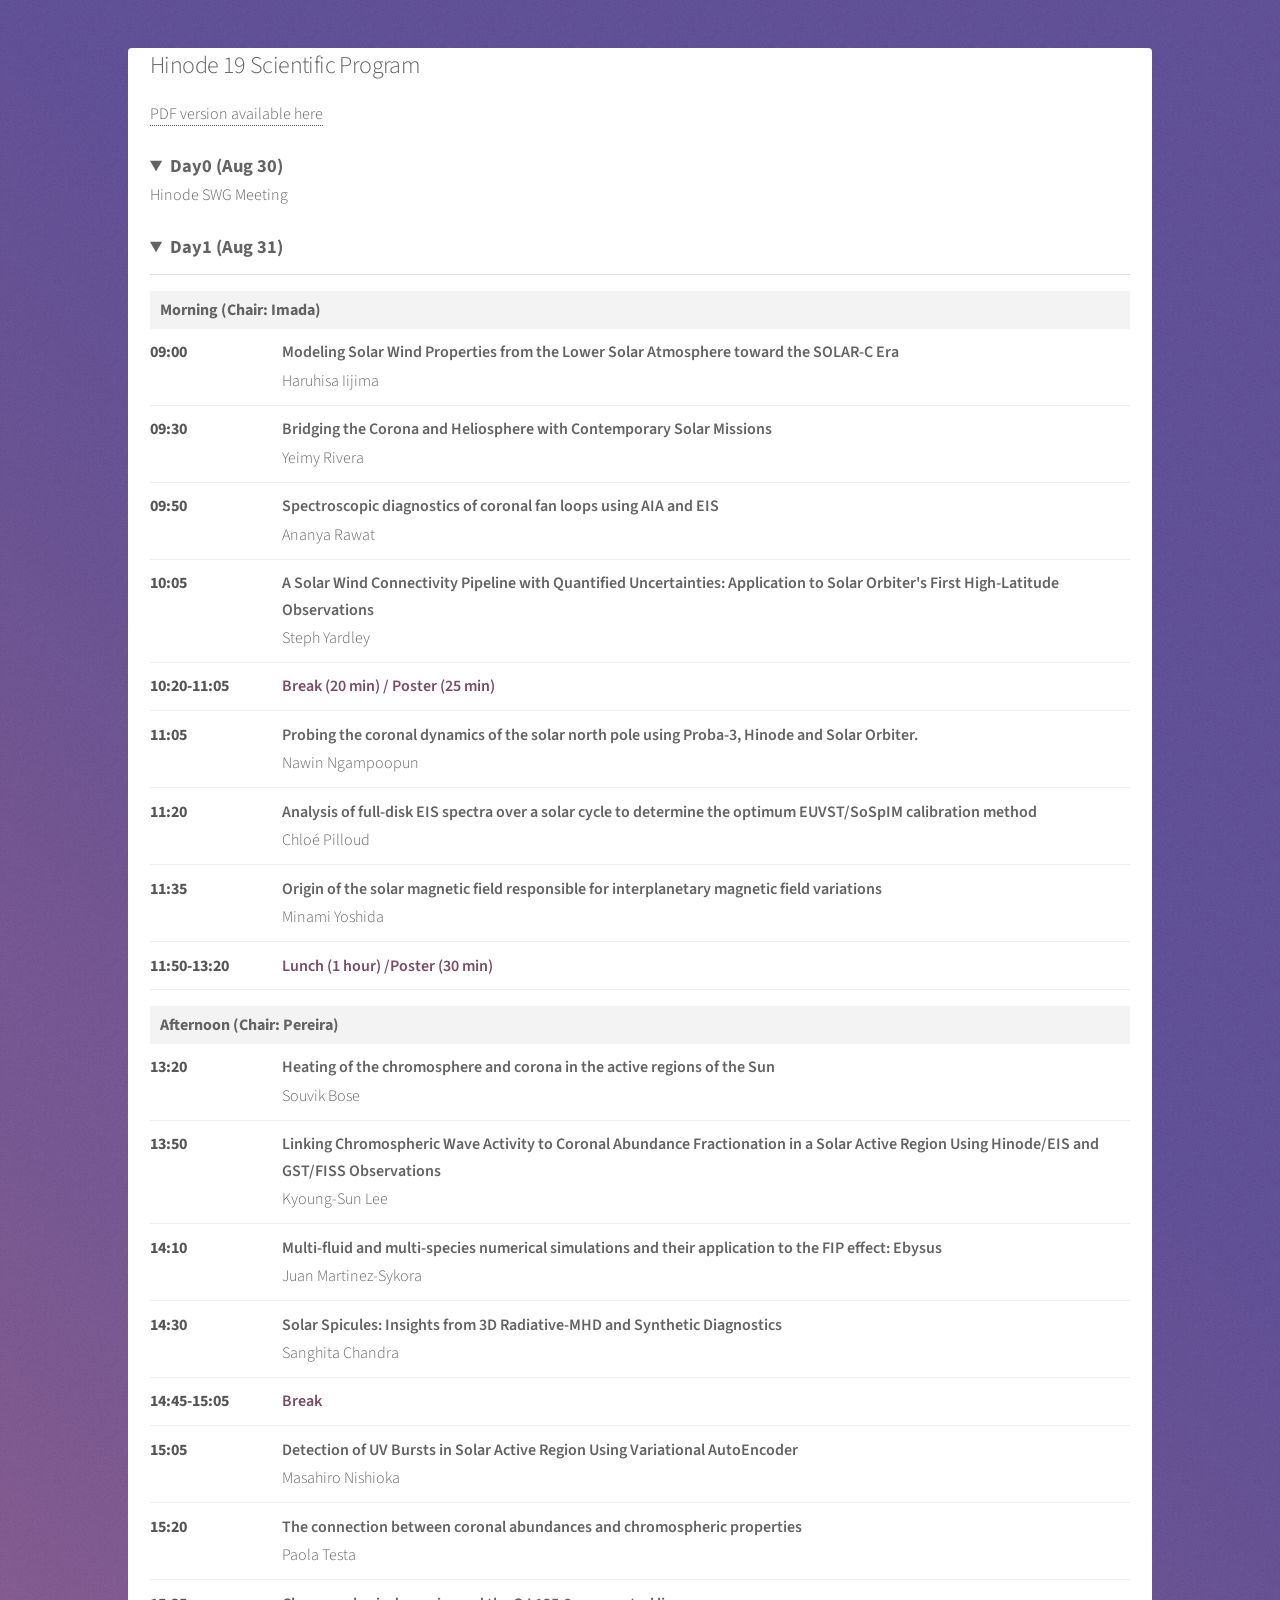
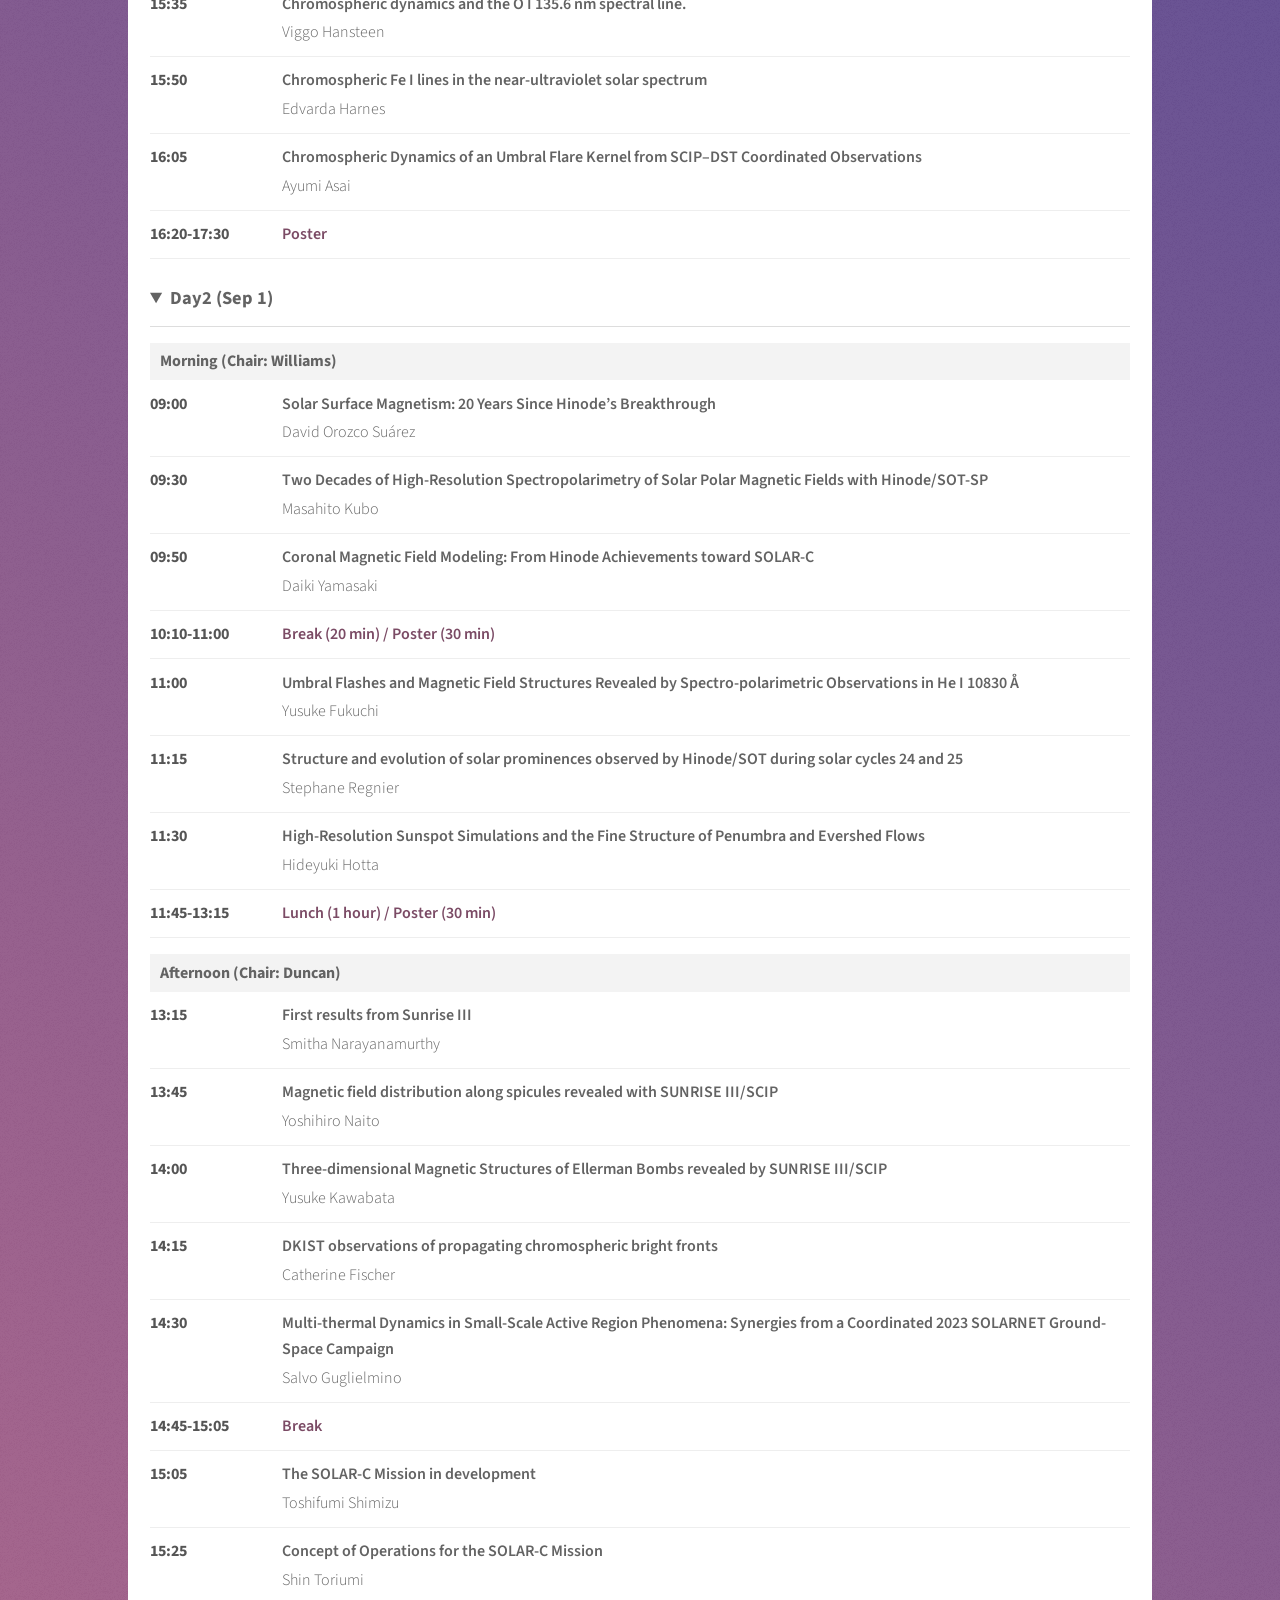
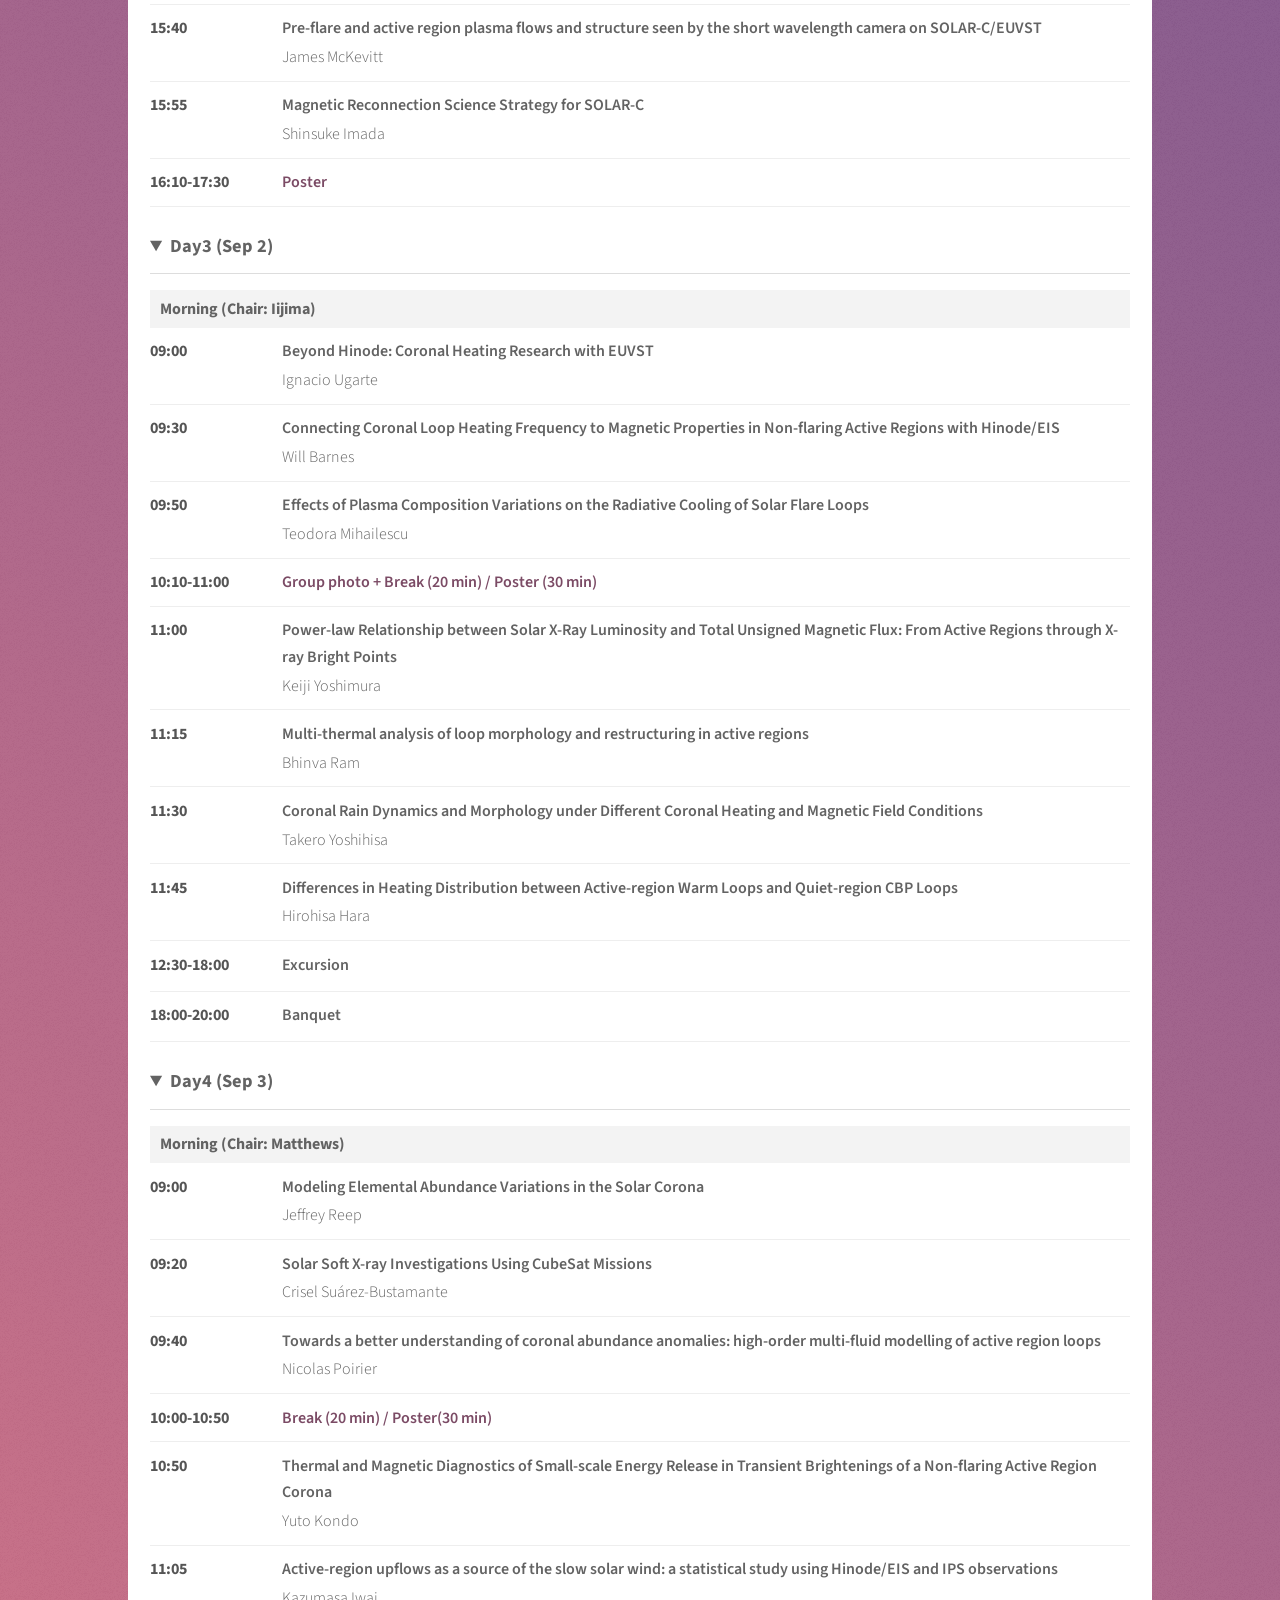
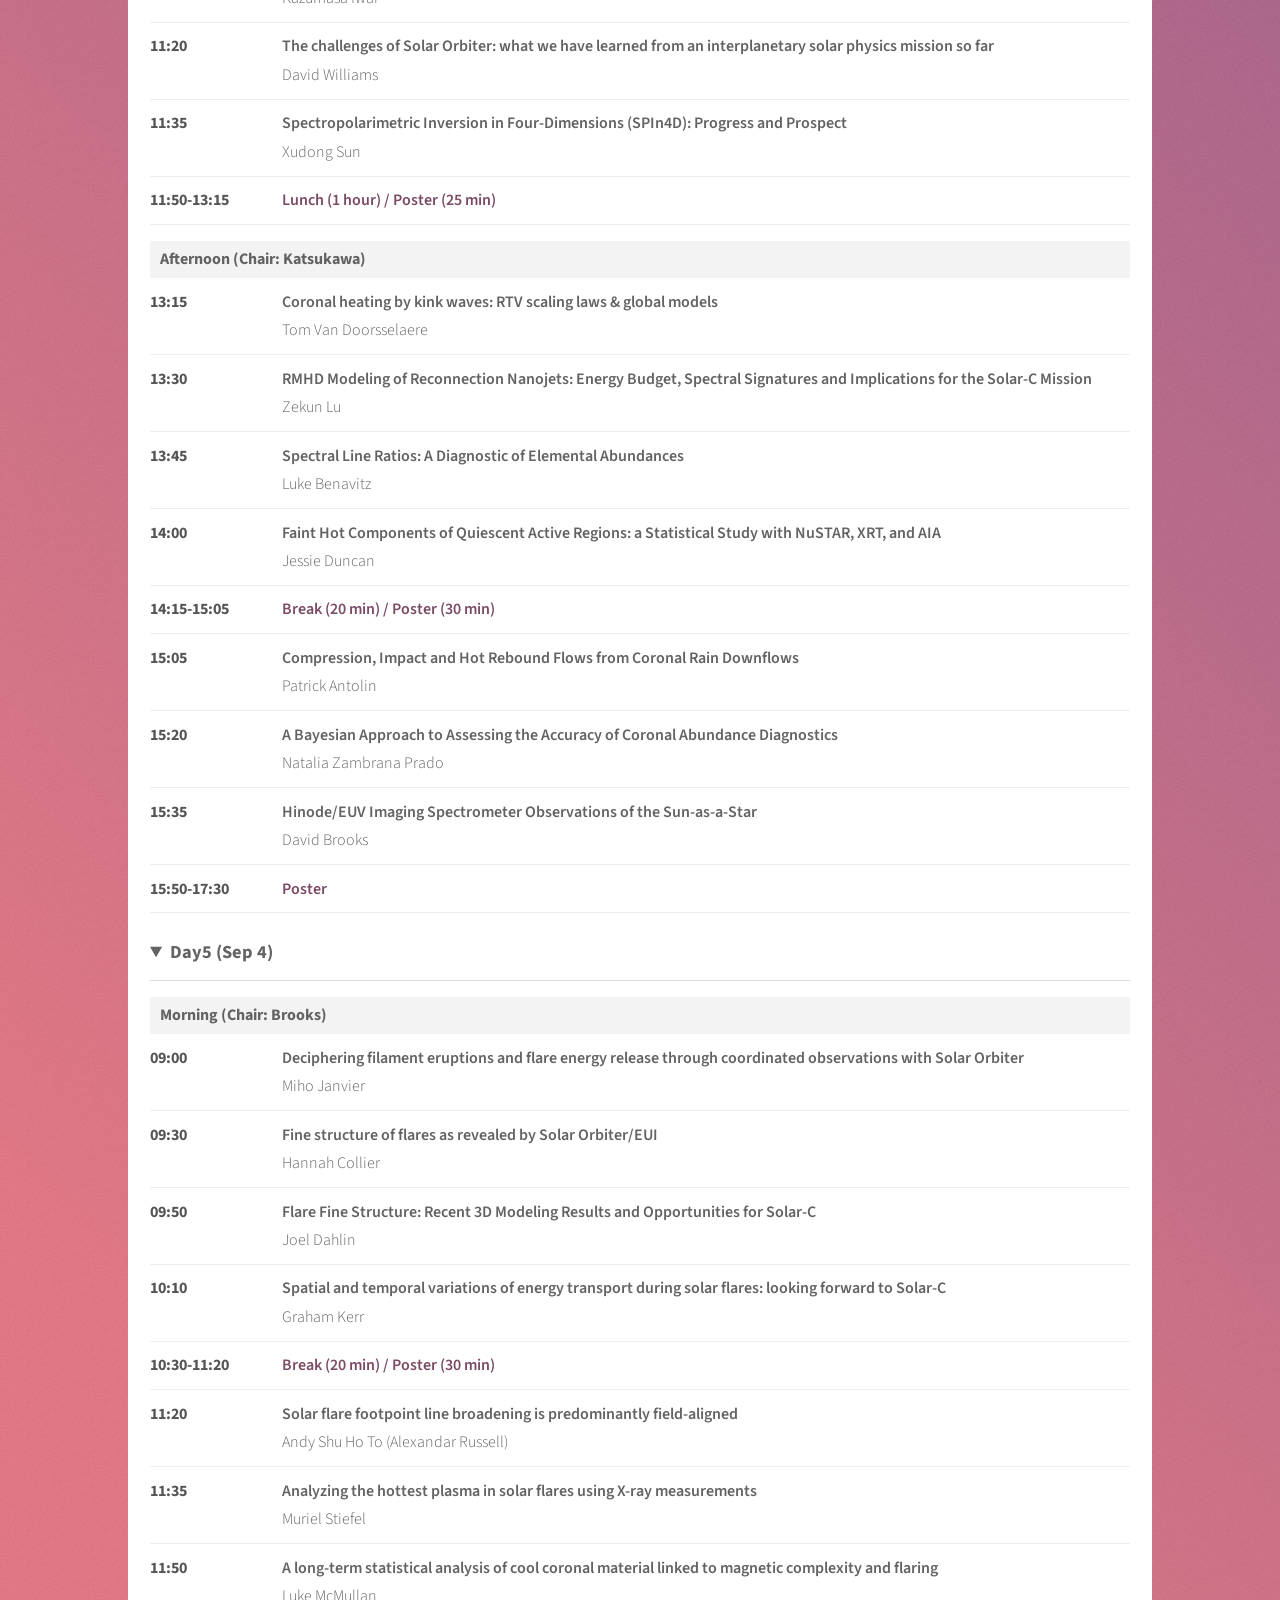
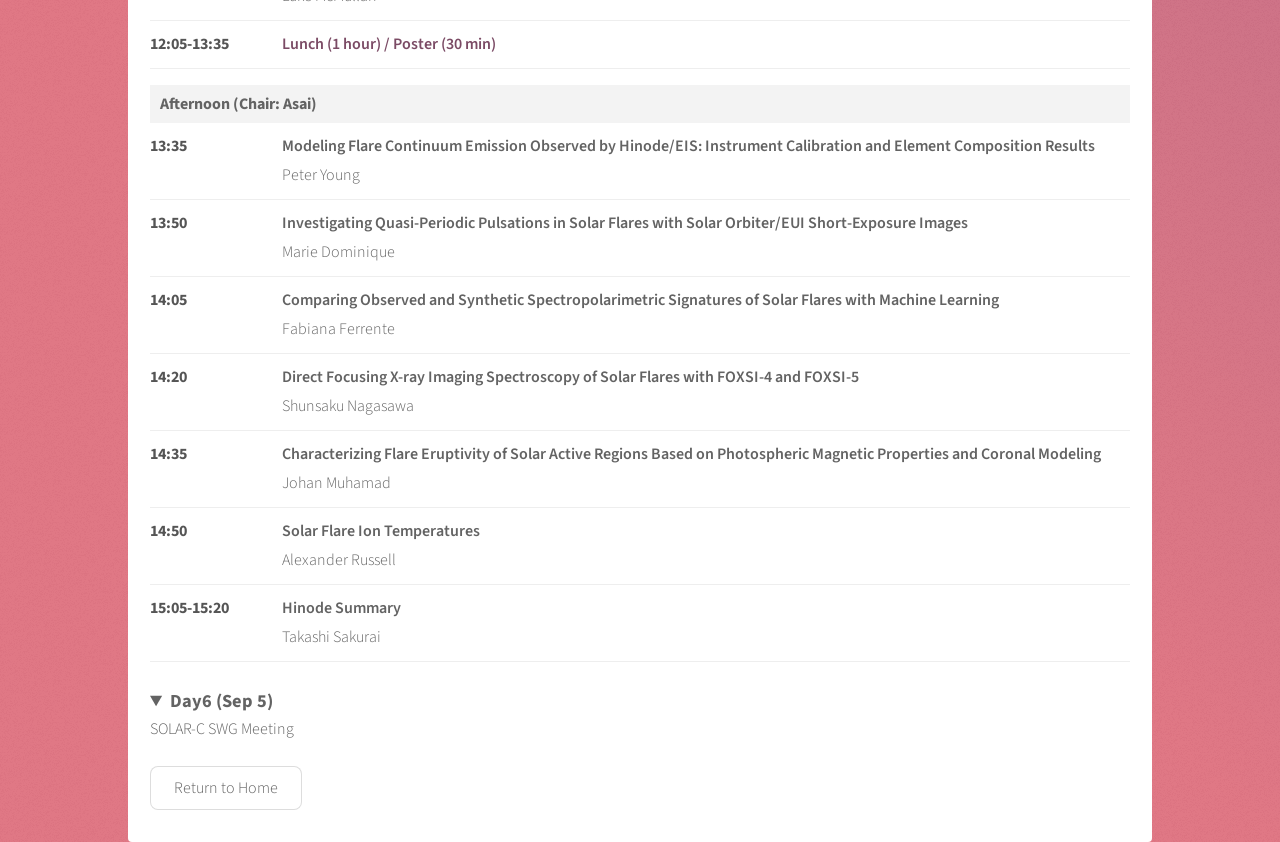
<file: program.html>
<!doctype html>
<html lang="en">
<head>
  <meta charset="utf-8">
  <meta name="viewport" content="width=device-width, initial-scale=1">
  <title>Hinode 19 Scientific Program</title>
  <meta charset="utf-8" />
  <meta name="viewport" content="width=device-width, initial-scale=1, user-scalable=no" />
  <link rel="stylesheet" href="assets/css/main.css" />
  <noscript><link rel="stylesheet" href="assets/css/noscript.css" /></noscript>
  <style>
    .program { max-width: 980px; margin: 0 auto; }
    .program-day { margin: 1.5rem 0; }
    .program-day summary { cursor: pointer; font-size: 1.15rem; font-weight: 700; }
    .program-list { margin-top: 0.75rem; border-top: 1px solid #ddd; }
    .program-item { display: grid; grid-template-columns: 7.5rem 1fr; gap: 0.75rem; padding: 0.65rem 0; border-bottom: 1px solid #eee; }
    .program-time { font-weight: 700; color: #555; }
    .program-session { margin-top: 1rem; padding: 0.35rem 0.6rem; background: #f3f3f3; font-weight: 700; }
    .program-title { font-weight: 600; }
    .program-speaker { margin-top: 0.15rem; color: #666; }
    .program-event .program-title { color: #7b4b65; }
    @media (max-width: 640px) {
	.program-item { grid-template-columns: 1fr; gap: 0.15rem; }
    }
  </style>
</head>
<body class="is-preload">
<div id="wrapper">
<div id="main">    
<section id="program" class="program">
  <h2 style="margin-top: 2em;">Hinode 19 Scientific Program</h2>
  <a href="program.pdf"> PDF version available here </a>
  <details class="program-day" open>
    <summary>Day0 (Aug 30)</summary>
    Hinode SWG Meeting
  </details>
  <details class="program-day" open>
    <summary>Day1 (Aug 31)</summary>
    <div class="program-list">
      <div class="program-session">Morning (Chair: Imada)</div>
      <div class="program-item program-talk">
        <div class="program-time">09:00</div>
        <div>
          <div class="program-title">Modeling Solar Wind Properties from the Lower Solar Atmosphere toward the SOLAR-C Era</div>
          <div class="program-speaker">Haruhisa Iijima</div>
        </div>
      </div>
      <div class="program-item program-talk">
        <div class="program-time">09:30</div>
        <div>
          <div class="program-title">Bridging the Corona and Heliosphere with Contemporary Solar Missions</div>
          <div class="program-speaker">Yeimy Rivera</div>
        </div>
      </div>
      <div class="program-item program-talk">
        <div class="program-time">09:50</div>
        <div>
          <div class="program-title">Spectroscopic diagnostics of coronal fan loops using AIA and EIS</div>
          <div class="program-speaker">Ananya Rawat</div>
        </div>
      </div>
      <div class="program-item program-talk">
        <div class="program-time">10:05</div>
        <div>
          <div class="program-title">A Solar Wind Connectivity Pipeline with Quantified Uncertainties: Application to Solar Orbiter&#x27;s First High-Latitude Observations</div>
          <div class="program-speaker">Steph Yardley</div>
        </div>
      </div>
      <div class="program-item program-event">
        <div class="program-time">10:20-11:05</div>
        <div>
          <div class="program-title">Break (20 min) / Poster (25 min)</div>
          
        </div>
      </div>
      <div class="program-item program-talk">
        <div class="program-time">11:05</div>
        <div>
          <div class="program-title">Probing the coronal dynamics of the solar north pole using Proba-3, Hinode and Solar Orbiter.</div>
          <div class="program-speaker">Nawin Ngampoopun</div>
        </div>
      </div>
      <div class="program-item program-talk">
        <div class="program-time">11:20</div>
        <div>
          <div class="program-title">Analysis of full-disk EIS spectra over a solar cycle to determine the optimum EUVST/SoSpIM calibration method</div>
          <div class="program-speaker">Chloé Pilloud</div>
        </div>
      </div>
      <div class="program-item program-talk">
        <div class="program-time">11:35</div>
        <div>
          <div class="program-title">Origin of the solar magnetic field responsible for interplanetary magnetic field variations</div>
          <div class="program-speaker">Minami Yoshida</div>
        </div>
      </div>
      <div class="program-item program-event">
        <div class="program-time">11:50-13:20</div>
        <div>
          <div class="program-title">Lunch (1 hour) /Poster (30 min)</div>
          
        </div>
      </div>
      <div class="program-session">Afternoon (Chair: Pereira)</div>
      <div class="program-item program-talk">
        <div class="program-time">13:20</div>
        <div>
          <div class="program-title">Heating of the chromosphere and corona in the active regions of the Sun</div>
          <div class="program-speaker">Souvik Bose</div>
        </div>
      </div>
      <div class="program-item program-talk">
        <div class="program-time">13:50</div>
        <div>
          <div class="program-title">Linking Chromospheric Wave Activity to Coronal Abundance Fractionation in a Solar Active Region Using Hinode/EIS and GST/FISS Observations</div>
          <div class="program-speaker">Kyoung-Sun Lee</div>
        </div>
      </div>
      <div class="program-item program-talk">
        <div class="program-time">14:10</div>
        <div>
          <div class="program-title">Multi-fluid and multi-species numerical simulations and their application to the FIP effect: Ebysus</div>
          <div class="program-speaker">Juan Martinez-Sykora</div>
        </div>
      </div>
      <div class="program-item program-talk">
        <div class="program-time">14:30</div>
        <div>
          <div class="program-title">Solar Spicules: Insights from 3D Radiative-MHD and Synthetic Diagnostics</div>
          <div class="program-speaker">Sanghita Chandra</div>
        </div>
      </div>
      <div class="program-item program-event">
        <div class="program-time">14:45-15:05</div>
        <div>
          <div class="program-title">Break</div>
          
        </div>
      </div>
      <div class="program-item program-talk">
        <div class="program-time">15:05</div>
        <div>
          <div class="program-title">Detection of UV Bursts in Solar Active Region Using Variational AutoEncoder</div>
          <div class="program-speaker">Masahiro Nishioka</div>
        </div>
      </div>
      <div class="program-item program-talk">
        <div class="program-time">15:20</div>
        <div>
          <div class="program-title">The connection between coronal abundances and chromospheric properties</div>
          <div class="program-speaker">Paola Testa</div>
        </div>
      </div>
      <div class="program-item program-talk">
        <div class="program-time">15:35</div>
        <div>
          <div class="program-title">Chromospheric dynamics and the O I 135.6 nm spectral line.</div>
          <div class="program-speaker">Viggo Hansteen</div>
        </div>
      </div>
      <div class="program-item program-talk">
        <div class="program-time">15:50</div>
        <div>
          <div class="program-title">Chromospheric Fe I lines in the near-ultraviolet solar spectrum</div>
          <div class="program-speaker">Edvarda Harnes</div>
        </div>
      </div>
      <div class="program-item program-talk">
        <div class="program-time">16:05</div>
        <div>
          <div class="program-title">Chromospheric Dynamics of an Umbral Flare Kernel from SCIP–DST Coordinated Observations</div>
          <div class="program-speaker">Ayumi Asai</div>
        </div>
      </div>
      <div class="program-item program-event">
        <div class="program-time">16:20-17:30</div>
        <div>
          <div class="program-title">Poster</div>
          
        </div>
      </div>
    </div>
  </details>      
  <details class="program-day" open>
    <summary>Day2 (Sep 1)</summary>
    <div class="program-list">
      <div class="program-session">Morning (Chair: Williams)</div>
      <div class="program-item program-talk">
        <div class="program-time">09:00</div>
        <div>
          <div class="program-title">Solar Surface Magnetism: 20 Years Since Hinode’s Breakthrough</div>
          <div class="program-speaker">David Orozco Suárez</div>
        </div>
      </div>
      <div class="program-item program-talk">
        <div class="program-time">09:30</div>
        <div>
          <div class="program-title">Two Decades of High-Resolution Spectropolarimetry of Solar Polar Magnetic Fields with Hinode/SOT-SP</div>
          <div class="program-speaker">Masahito Kubo</div>
        </div>
      </div>
      <div class="program-item program-talk">
        <div class="program-time">09:50</div>
        <div>
          <div class="program-title">Coronal Magnetic Field Modeling: From Hinode Achievements toward SOLAR-C</div>
          <div class="program-speaker">Daiki Yamasaki</div>
        </div>
      </div>
      <div class="program-item program-event">
        <div class="program-time">10:10-11:00</div>
        <div>
          <div class="program-title">Break (20 min) / Poster (30 min)</div>
        </div>
      </div>
      <div class="program-item program-talk">
        <div class="program-time">11:00</div>
        <div>
          <div class="program-title">Umbral Flashes and Magnetic Field Structures Revealed by Spectro-polarimetric Observations in He I 10830 Å</div>
          <div class="program-speaker">Yusuke Fukuchi</div>
        </div>
      </div>
      <div class="program-item program-talk">
        <div class="program-time">11:15</div>
        <div>
          <div class="program-title">Structure and evolution of solar prominences observed by Hinode/SOT during solar cycles 24 and 25</div>
          <div class="program-speaker">Stephane Regnier</div>
        </div>
      </div>
      <div class="program-item program-talk">
        <div class="program-time">11:30</div>
        <div>
          <div class="program-title">High-Resolution Sunspot Simulations and the Fine Structure of Penumbra and Evershed Flows</div>
          <div class="program-speaker">Hideyuki Hotta</div>
        </div>
      </div>
      <div class="program-item program-event">
        <div class="program-time">11:45-13:15</div>
        <div>
          <div class="program-title">Lunch (1 hour) / Poster (30 min)</div>
          
        </div>
      </div>
      <div class="program-session">Afternoon (Chair: Duncan)</div>
      <div class="program-item program-talk">
        <div class="program-time">13:15</div>
        <div>
          <div class="program-title">First results from Sunrise III</div>
          <div class="program-speaker">Smitha Narayanamurthy</div>
        </div>
      </div>
      <div class="program-item program-talk">
        <div class="program-time">13:45</div>
        <div>
          <div class="program-title">Magnetic field distribution along spicules revealed with SUNRISE III/SCIP</div>
          <div class="program-speaker">Yoshihiro Naito</div>
        </div>
      </div>
      <div class="program-item program-talk">
        <div class="program-time">14:00</div>
        <div>
          <div class="program-title">Three-dimensional Magnetic Structures of Ellerman Bombs revealed by SUNRISE III/SCIP</div>
          <div class="program-speaker">Yusuke Kawabata</div>
        </div>
      </div>
      <div class="program-item program-talk">
        <div class="program-time">14:15</div>
        <div>
          <div class="program-title">DKIST observations of propagating chromospheric bright fronts</div>
          <div class="program-speaker">Catherine Fischer</div>
        </div>
      </div>
      <div class="program-item program-talk">
        <div class="program-time">14:30</div>
        <div>
          <div class="program-title">Multi-thermal Dynamics in Small-Scale Active Region Phenomena: Synergies from a Coordinated 2023 SOLARNET Ground-Space Campaign</div>
          <div class="program-speaker">Salvo Guglielmino</div>
        </div>
      </div>
      <div class="program-item program-event">
        <div class="program-time">14:45-15:05</div>
        <div>
          <div class="program-title">Break</div>
          
        </div>
      </div>
      <div class="program-item program-talk">
        <div class="program-time">15:05</div>
        <div>
          <div class="program-title">The SOLAR-C Mission in development</div>
          <div class="program-speaker">Toshifumi Shimizu</div>
        </div>
      </div>
      <div class="program-item program-talk">
        <div class="program-time">15:25</div>
        <div>
          <div class="program-title">Concept of Operations for the SOLAR-C Mission</div>
          <div class="program-speaker">Shin Toriumi</div>
        </div>
      </div>
      <div class="program-item program-talk">
        <div class="program-time">15:40</div>
        <div>
          <div class="program-title">Pre-flare and active region plasma flows and structure seen by the short wavelength camera on SOLAR-C/EUVST</div>
          <div class="program-speaker">James McKevitt</div>
        </div>
      </div>
      <div class="program-item program-talk">
        <div class="program-time">15:55</div>
        <div>
          <div class="program-title">Magnetic Reconnection Science Strategy for SOLAR-C</div>
          <div class="program-speaker">Shinsuke Imada</div>
        </div>
      </div>
      <div class="program-item program-event">
        <div class="program-time">16:10-17:30</div>
        <div>
          <div class="program-title">Poster</div>
          
        </div>
      </div>
    </div>
  </details>
  <details class="program-day" open>
    <summary>Day3 (Sep 2)</summary>
    <div class="program-list">
      <div class="program-session">Morning (Chair: Iijima)</div>
      <div class="program-item program-talk">
        <div class="program-time">09:00</div>
        <div>
          <div class="program-title">Beyond Hinode: Coronal Heating Research with EUVST</div>
          <div class="program-speaker">Ignacio Ugarte</div>
        </div>
      </div>
      <div class="program-item program-talk">
        <div class="program-time">09:30</div>
        <div>
          <div class="program-title">Connecting Coronal Loop Heating Frequency to Magnetic Properties in Non-flaring Active Regions with Hinode/EIS</div>
          <div class="program-speaker">Will Barnes</div>
        </div>
      </div>
      <div class="program-item program-talk">
        <div class="program-time">09:50</div>
        <div>
          <div class="program-title">Effects of Plasma Composition Variations on the Radiative Cooling of Solar Flare Loops</div>
          <div class="program-speaker">Teodora Mihailescu</div>
        </div>
      </div>
      <div class="program-item program-event">
        <div class="program-time">10:10-11:00</div>
        <div>
          <div class="program-title">Group photo + Break (20 min) / Poster (30 min)</div>
          
        </div>
      </div>
      <div class="program-item program-talk">
        <div class="program-time">11:00</div>
        <div>
          <div class="program-title">Power-law Relationship between Solar X-Ray Luminosity and Total Unsigned Magnetic Flux: From Active Regions through X-ray Bright Points</div>
          <div class="program-speaker">Keiji Yoshimura</div>
        </div>
      </div>
      <div class="program-item program-talk">
        <div class="program-time">11:15</div>
        <div>
          <div class="program-title">Multi-thermal analysis of loop morphology and restructuring in active regions</div>
          <div class="program-speaker">Bhinva Ram</div>
        </div>
      </div>
      <div class="program-item program-talk">
        <div class="program-time">11:30</div>
        <div>
          <div class="program-title">Coronal Rain Dynamics and Morphology under Different Coronal Heating and Magnetic Field Conditions</div>
          <div class="program-speaker">Takero Yoshihisa</div>
        </div>
      </div>
      <div class="program-item program-talk">
        <div class="program-time">11:45</div>
        <div>
          <div class="program-title">Differences in Heating Distribution between Active-region Warm Loops and Quiet-region CBP Loops</div>
          <div class="program-speaker">Hirohisa Hara</div>
        </div>
      </div>
      <div class="program-item program-talk">
        <div class="program-time">12:30-18:00</div>
        <div>
          <div class="program-title">Excursion</div>
          <div class="program-speaker"></div>
        </div>
      </div>
      <div class="program-item program-talk">
        <div class="program-time">18:00-20:00</div>
        <div>
          <div class="program-title">Banquet</div>
          <div class="program-speaker"></div>
        </div>
      </div>
    </div>
  </details>
  <details class="program-day" open>
    <summary>Day4 (Sep 3)</summary>
    <div class="program-list">
      <div class="program-session">Morning (Chair: Matthews)</div>
      <div class="program-item program-talk">
        <div class="program-time">09:00</div>
        <div>
          <div class="program-title">Modeling Elemental Abundance Variations in the Solar Corona</div>
          <div class="program-speaker">Jeffrey Reep</div>
        </div>
      </div>
      <div class="program-item program-talk">
        <div class="program-time">09:20</div>
        <div>
          <div class="program-title">Solar Soft X-ray Investigations Using CubeSat Missions</div>
          <div class="program-speaker">Crisel Suárez-Bustamante</div>
        </div>
      </div>
      <div class="program-item program-talk">
        <div class="program-time">09:40</div>
        <div>
          <div class="program-title">Towards a better understanding of coronal abundance anomalies: high-order multi-fluid modelling of active region loops</div>
          <div class="program-speaker">Nicolas Poirier</div>
        </div>
      </div>
      <div class="program-item program-event">
        <div class="program-time">10:00-10:50</div>
        <div>
          <div class="program-title">Break (20 min) / Poster(30 min)</div>
	  
        </div>
      </div>
      <div class="program-item program-talk">
        <div class="program-time">10:50</div>
        <div>
          <div class="program-title">Thermal and Magnetic Diagnostics of Small-scale Energy Release in Transient
	    Brightenings of a Non-flaring Active Region Corona</div>
          <div class="program-speaker">Yuto Kondo</div>
        </div>
      </div>
      <div class="program-item program-talk">
        <div class="program-time">11:05</div>
        <div>
          <div class="program-title">Active-region upflows as a source of the slow solar wind: a statistical study using
Hinode/EIS and IPS observations</div>
          <div class="program-speaker">Kazumasa Iwai</div>
        </div>
      </div>
      <div class="program-item program-talk">
        <div class="program-time">11:20</div>
        <div>
          <div class="program-title">The challenges of Solar Orbiter: what we have learned from an interplanetary solar
physics mission so far</div>
          <div class="program-speaker">David Williams</div>
        </div>
      </div>
      <div class="program-item program-talk">
        <div class="program-time">11:35</div>
        <div>
          <div class="program-title">Spectropolarimetric Inversion in Four-Dimensions (SPIn4D): Progress and Prospect</div>
          <div class="program-speaker">Xudong Sun</div>
        </div>
      </div>
	  
      <div class="program-item program-event">
        <div class="program-time">11:50-13:15</div>
        <div>
          <div class="program-title">Lunch (1 hour) / Poster (25 min)</div>
          
        </div>
      </div>
      <div class="program-session">Afternoon (Chair: Katsukawa)</div>
      <div class="program-item program-talk">
        <div class="program-time">13:15</div>
        <div>
          <div class="program-title">Coronal heating by kink waves: RTV scaling laws &amp; global models</div>
          <div class="program-speaker">Tom Van Doorsselaere</div>
        </div>
      </div>
      <div class="program-item program-talk">
        <div class="program-time">13:30</div>
        <div>
          <div class="program-title">RMHD Modeling of Reconnection Nanojets: Energy Budget, Spectral Signatures and Implications for the Solar-C Mission</div>
          <div class="program-speaker">Zekun Lu</div>
        </div>
      </div>
      <div class="program-item program-talk">
        <div class="program-time">13:45</div>
        <div>
          <div class="program-title">Spectral Line Ratios: A Diagnostic of Elemental Abundances</div>
          <div class="program-speaker">Luke Benavitz</div>
        </div>
      </div>
      <div class="program-item program-talk">
        <div class="program-time">14:00</div>
        <div>
          <div class="program-title">Faint Hot Components of Quiescent Active Regions: a Statistical Study with NuSTAR, XRT, and AIA</div>
          <div class="program-speaker">Jessie Duncan</div>
        </div>
      </div>
      <div class="program-item program-event">
        <div class="program-time">14:15-15:05</div>
        <div>
          <div class="program-title">Break (20 min) / Poster (30 min)</div>
          
        </div>
      </div>
      <div class="program-item program-talk">
        <div class="program-time">15:05</div>
        <div>
          <div class="program-title">Compression, Impact and Hot Rebound Flows from Coronal Rain Downflows</div>
          <div class="program-speaker">Patrick Antolin</div>
        </div>
      </div>
      <div class="program-item program-talk">
        <div class="program-time">15:20</div>
        <div>
          <div class="program-title">A Bayesian Approach to Assessing the Accuracy of Coronal Abundance Diagnostics</div>
          <div class="program-speaker">Natalia Zambrana Prado</div>
        </div>
      </div>
      <div class="program-item program-talk">
        <div class="program-time">15:35</div>
        <div>
          <div class="program-title">Hinode/EUV Imaging Spectrometer Observations of the Sun-as-a-Star</div>
          <div class="program-speaker">David Brooks</div>
        </div>
      </div>
      <div class="program-item program-event">
        <div class="program-time">15:50-17:30</div>
        <div>
          <div class="program-title">Poster</div>
        </div>
      </div>
    </div>
  </details>
  <details class="program-day" open>
    <summary>Day5 (Sep 4)</summary>
    <div class="program-list">
      <div class="program-session">Morning (Chair: Brooks)</div>
      <div class="program-item program-talk">
        <div class="program-time">09:00</div>
        <div>
          <div class="program-title">Deciphering filament eruptions and flare energy release through coordinated observations with Solar Orbiter</div>
          <div class="program-speaker">Miho Janvier</div>
        </div>
      </div>
      <div class="program-item program-talk">
        <div class="program-time">09:30</div>
        <div>
          <div class="program-title">Fine structure of flares as revealed by Solar Orbiter/EUI</div>
          <div class="program-speaker">Hannah Collier</div>
        </div>
      </div>
      <div class="program-item program-talk">
        <div class="program-time">09:50</div>
        <div>
          <div class="program-title">Flare Fine Structure: Recent 3D Modeling Results and Opportunities for Solar-C</div>
          <div class="program-speaker">Joel Dahlin</div>
        </div>
      </div>
      <div class="program-item program-talk">
        <div class="program-time">10:10</div>
        <div>
          <div class="program-title">Spatial and temporal variations of energy transport during solar flares: looking forward to Solar-C</div>
          <div class="program-speaker">Graham Kerr</div>
        </div>
      </div>
      <div class="program-item program-event">
        <div class="program-time">10:30-11:20</div>
        <div>
          <div class="program-title">Break (20 min) / Poster (30 min)</div>
          
        </div>
      </div>
      <div class="program-item program-talk">
        <div class="program-time">11:20</div>
        <div>
          <div class="program-title">Solar flare footpoint line broadening is predominantly field-aligned</div>
          <div class="program-speaker">Andy Shu Ho To (Alexandar Russell)</div>
        </div>
      </div>
      <div class="program-item program-talk">
        <div class="program-time">11:35</div>
        <div>
          <div class="program-title">Analyzing the hottest plasma in solar flares using X-ray measurements</div>
          <div class="program-speaker">Muriel Stiefel</div>
        </div>
      </div>
      <div class="program-item program-talk">
        <div class="program-time">11:50</div>
        <div>
          <div class="program-title">A long-term statistical analysis of cool coronal material linked to magnetic complexity and flaring</div>
          <div class="program-speaker">Luke McMullan</div>
        </div>
      </div>
      <div class="program-item program-event">
        <div class="program-time">12:05-13:35</div>
        <div>
          <div class="program-title">Lunch (1 hour) / Poster (30 min)</div>
          
        </div>
      </div>
      <div class="program-session">Afternoon (Chair: Asai)</div>
      <div class="program-item program-talk">
        <div class="program-time">13:35</div>
        <div>
          <div class="program-title">Modeling Flare Continuum Emission Observed by Hinode/EIS: Instrument Calibration and Element Composition Results</div>
          <div class="program-speaker">Peter Young</div>
        </div>
      </div>
      <div class="program-item program-talk">
        <div class="program-time">13:50</div>
        <div>
          <div class="program-title">Investigating Quasi-Periodic Pulsations in Solar Flares with Solar Orbiter/EUI Short-Exposure Images</div>
          <div class="program-speaker">Marie Dominique</div>
        </div>
      </div>
      <div class="program-item program-talk">
        <div class="program-time">14:05</div>
        <div>
          <div class="program-title">Comparing Observed and Synthetic Spectropolarimetric Signatures of Solar Flares with Machine Learning</div>
          <div class="program-speaker">Fabiana Ferrente</div>
        </div>
      </div>
      <div class="program-item program-talk">
        <div class="program-time">14:20</div>
        <div>
          <div class="program-title">Direct Focusing X-ray Imaging Spectroscopy of Solar Flares with FOXSI-4 and FOXSI-5</div>
          <div class="program-speaker">Shunsaku Nagasawa</div>
        </div>
      </div>
      <div class="program-item program-talk">
        <div class="program-time">14:35</div>
        <div>
          <div class="program-title">Characterizing Flare Eruptivity of Solar Active Regions Based on Photospheric Magnetic Properties and Coronal Modeling</div>
          <div class="program-speaker">Johan Muhamad</div>
        </div>
      </div>
      <div class="program-item program-talk">
        <div class="program-time">14:50</div>
        <div>
          <div class="program-title">Solar Flare Ion Temperatures</div>
          <div class="program-speaker">Alexander Russell</div>
        </div>
      </div>
      <div class="program-item program-talk">
        <div class="program-time">15:05-15:20</div>
        <div>
          <div class="program-title">Hinode Summary</div>
          <div class="program-speaker">Takashi Sakurai</div>
        </div>
      </div>
    </div>
  </details>
  <details class="program-day" open>
    <summary>Day6 (Sep 5)</summary>
    SOLAR-C SWG Meeting
  </details>
  <a href="index.html" class="button" style="margin-bottom: 2em;">Return to Home</a>
</section>
</div>
</div>
</body>
</html>
</file>
<file: assets/css/noscript.css>
/*
	Stellar by HTML5 UP
	html5up.net | @ajlkn
	Free for personal and commercial use under the CCA 3.0 license (html5up.net/license)
*/

/* Header */

	body.is-preload #header.alt > * {
		opacity: 1;
	}

	body.is-preload #header.alt .logo {
		-moz-transform: none;
		-webkit-transform: none;
		-ms-transform: none;
		transform: none;
	}
</file>
<file: assets/css/main.css>
@import url(fontawesome-all.min.css);
@import 'https://fonts.googleapis.com/css?family=Source+Sans+Pro:300,400';

/*
	Stellar by HTML5 UP
	html5up.net | @ajlkn
	Free for personal and commercial use under the CCA 3.0 license (html5up.net/license)
*/

html, body, div, span, applet, object,
iframe, h1, h2, h3, h4, h5, h6, p, blockquote,
pre, a, abbr, acronym, address, big, cite,
code, del, dfn, em, img, ins, kbd, q, s, samp,
small, strike, strong, sub, sup, tt, var, b,
u, i, center, dl, dt, dd, ol, ul, li, fieldset,
form, label, legend, table, caption, tbody,
tfoot, thead, tr, th, td, article, aside,
canvas, details, embed, figure, figcaption,
footer, header, hgroup, menu, nav, output, ruby,
section, summary, time, mark, audio, video {
	margin: 0;
	padding: 0;
	border: 0;
	font-size: 100%;
	font: inherit;
	vertical-align: baseline;}

article, aside, details, figcaption, figure,
footer, header, hgroup, menu, nav, section {
	display: block;}

body {
	line-height: 1;
}

ol, ul {
	list-style: none;
}

blockquote, q {
	quotes: none;
}

	blockquote:before, blockquote:after, q:before, q:after {
		content: '';
		content: none;
	}

table {
	border-collapse: collapse;
	border-spacing: 0;
}

body {
	-webkit-text-size-adjust: none;
}

mark {
	background-color: transparent;
	color: inherit;
}

input::-moz-focus-inner {
	border: 0;
	padding: 0;
}

input, select, textarea {
	-moz-appearance: none;
	-webkit-appearance: none;
	-ms-appearance: none;
	appearance: none;
}

/* Basic */

	@-ms-viewport {
		width: device-width;
	}

	body {
		-ms-overflow-style: scrollbar;
	}

	@media screen and (max-width: 480px) {

		html, body {
			min-width: 320px;
		}

	}

	html {
		box-sizing: border-box;
	}

	*, *:before, *:after {
		box-sizing: inherit;
	}

	body {
		background-color: #935d8c;
		background-image: url("images/overlay.png"), -moz-linear-gradient(45deg, #e37682 15%, #5f4d93 85%);
		background-image: url("images/overlay.png"), -webkit-linear-gradient(45deg, #e37682 15%, #5f4d93 85%);
		background-image: url("images/overlay.png"), -ms-linear-gradient(45deg, #e37682 15%, #5f4d93 85%);
		background-image: url("images/overlay.png"), linear-gradient(45deg, #e37682 15%, #5f4d93 85%);
	}

		body.is-preload *, body.is-preload *:before, body.is-preload *:after {
			-moz-animation: none !important;
			-webkit-animation: none !important;
			-ms-animation: none !important;
			animation: none !important;
			-moz-transition: none !important;
			-webkit-transition: none !important;
			-ms-transition: none !important;
			transition: none !important;
		}

/* Type */

	body {
		background-color: #935d8c;
		color: rgba(255, 255, 255, 0.65);
	}

	body, input, select, textarea {
		font-family: "Source Sans Pro", Helvetica, sans-serif;
		font-size: 17pt;
		font-weight: 300;
		line-height: 1.65;
	}

		@media screen and (max-width: 1680px) {

			body, input, select, textarea {
				font-size: 14pt;
			}

		}

		@media screen and (max-width: 1280px) {

			body, input, select, textarea {
				font-size: 12pt;
			}

		}

		@media screen and (max-width: 360px) {

			body, input, select, textarea {
				font-size: 11pt;
			}

		}

	a {
		-moz-transition: color 0.2s ease, border-bottom 0.2s ease;
		-webkit-transition: color 0.2s ease, border-bottom 0.2s ease;
		-ms-transition: color 0.2s ease, border-bottom 0.2s ease;
		transition: color 0.2s ease, border-bottom 0.2s ease;
		text-decoration: none;
		border-bottom: dotted 1px;
		color: inherit;
	}

		a:hover {
			border-bottom-color: transparent;
		}

	strong, b {
		font-weight: 400;
	}

	em, i {
		font-style: italic;
	}

	p {
		margin: 0 0 2em 0;
	}

		p.content {
			-moz-columns: 20em 2;
			-webkit-columns: 20em 2;
			-ms-columns: 20em 2;
			columns: 20em 2;
			-moz-column-gap: 2em;
			-webkit-column-gap: 2em;
			-ms-column-gap: 2em;
			column-gap: 2em;
			text-align: justify;
		}

	h1, h2, h3, h4, h5, h6 {
		font-weight: 300;
		line-height: 1.5;
		margin: 0 0 0.7em 0;
		letter-spacing: -0.025em;
	}

		h1 a, h2 a, h3 a, h4 a, h5 a, h6 a {
			color: inherit;
			text-decoration: none;
		}

	h1 {
		font-size: 2.5em;
		line-height: 1.2;
	}

	h2 {
		font-size: 1.5em;
	}

	h3 {
		font-size: 1.25em;
	}

	h4 {
		font-size: 1.1em;
	}

	h5 {
		font-size: 0.9em;
	}

	h6 {
		font-size: 0.7em;
	}

	@media screen and (max-width: 736px) {

		h1 {
			font-size: 2em;
		}

	}

	sub {
		font-size: 0.8em;
		position: relative;
		top: 0.5em;
	}

	sup {
		font-size: 0.8em;
		position: relative;
		top: -0.5em;
	}

	blockquote {
		border-left: solid 4px;
		font-style: italic;
		margin: 0 0 2em 0;
		padding: 0.5em 0 0.5em 2em;
	}

	code {
		border-radius: 8px;
		border: solid 1px;
		font-family: "Courier New", monospace;
		font-size: 0.9em;
		margin: 0 0.25em;
		padding: 0.25em 0.65em;
	}

	pre {
		-webkit-overflow-scrolling: touch;
		font-family: "Courier New", monospace;
		font-size: 0.9em;
		margin: 0 0 2em 0;
	}

		pre code {
			display: block;
			line-height: 1.75;
			padding: 1em 1.5em;
			overflow-x: auto;
		}

	hr {
		border: 0;
		border-bottom: solid 1px;
		margin: 2em 0;
	}

		hr.major {
			margin: 3em 0;
		}

	.align-left {
		text-align: left;
	}

	.align-center {
		text-align: center;
	}

	.align-right {
		text-align: right;
	}

	input, select, textarea {
		color: #ffffff;
	}

	a:hover {
		color: #ffffff;
	}

	strong, b {
		color: #ffffff;
	}

	h1, h2, h3, h4, h5, h6 {
		color: #ffffff;
	}

	blockquote {
		border-left-color: rgba(255, 255, 255, 0.35);
	}

	code {
		background: rgba(255, 255, 255, 0.075);
		border-color: rgba(255, 255, 255, 0.35);
	}

	hr {
		border-bottom-color: rgba(255, 255, 255, 0.35);
	}

/* Row */

	.row {
		display: flex;
		flex-wrap: wrap;
		box-sizing: border-box;
		align-items: stretch;
	}

		.row > * {
			box-sizing: border-box;
		}

		.row.gtr-uniform > * > :last-child {
			margin-bottom: 0;
		}

		.row.aln-left {
			justify-content: flex-start;
		}

		.row.aln-center {
			justify-content: center;
		}

		.row.aln-right {
			justify-content: flex-end;
		}

		.row.aln-top {
			align-items: flex-start;
		}

		.row.aln-middle {
			align-items: center;
		}

		.row.aln-bottom {
			align-items: flex-end;
		}

		.row > .imp {
			order: -1;
		}

		.row > .col-1 {
			width: 8.33333%;
		}

		.row > .off-1 {
			margin-left: 8.33333%;
		}

		.row > .col-2 {
			width: 16.66667%;
		}

		.row > .off-2 {
			margin-left: 16.66667%;
		}

		.row > .col-3 {
			width: 25%;
		}

		.row > .off-3 {
			margin-left: 25%;
		}

		.row > .col-4 {
			width: 33.33333%;
		}

		.row > .off-4 {
			margin-left: 33.33333%;
		}

		.row > .col-5 {
			width: 41.66667%;
		}

		.row > .off-5 {
			margin-left: 41.66667%;
		}

		.row > .col-6 {
			width: 50%;
		}

		.row > .off-6 {
			margin-left: 50%;
		}

		.row > .col-7 {
			width: 58.33333%;
		}

		.row > .off-7 {
			margin-left: 58.33333%;
		}

		.row > .col-8 {
			width: 66.66667%;
		}

		.row > .off-8 {
			margin-left: 66.66667%;
		}

		.row > .col-9 {
			width: 75%;
		}

		.row > .off-9 {
			margin-left: 75%;
		}

		.row > .col-10 {
			width: 83.33333%;
		}

		.row > .off-10 {
			margin-left: 83.33333%;
		}

		.row > .col-11 {
			width: 91.66667%;
		}

		.row > .off-11 {
			margin-left: 91.66667%;
		}

		.row > .col-12 {
			width: 100%;
		}

		.row > .off-12 {
			margin-left: 100%;
		}

		.row.gtr-0 {
			margin-top: 0;
			margin-left: 0em;
		}

			.row.gtr-0 > * {
				padding: 0 0 0 0em;
			}

			.row.gtr-0.gtr-uniform {
				margin-top: 0em;
			}

				.row.gtr-0.gtr-uniform > * {
					padding-top: 0em;
				}

		.row.gtr-25 {
			margin-top: 0;
			margin-left: -0.375em;
		}

			.row.gtr-25 > * {
				padding: 0 0 0 0.375em;
			}

			.row.gtr-25.gtr-uniform {
				margin-top: -0.375em;
			}

				.row.gtr-25.gtr-uniform > * {
					padding-top: 0.375em;
				}

		.row.gtr-50 {
			margin-top: 0;
			margin-left: -0.75em;
		}

			.row.gtr-50 > * {
				padding: 0 0 0 0.75em;
			}

			.row.gtr-50.gtr-uniform {
				margin-top: -0.75em;
			}

				.row.gtr-50.gtr-uniform > * {
					padding-top: 0.75em;
				}

		.row {
			margin-top: 0;
			margin-left: -1.5em;
		}

			.row > * {
				padding: 0 0 0 1.5em;
			}

			.row.gtr-uniform {
				margin-top: -1.5em;
			}

				.row.gtr-uniform > * {
					padding-top: 1.5em;
				}

		.row.gtr-150 {
			margin-top: 0;
			margin-left: -2.25em;
		}

			.row.gtr-150 > * {
				padding: 0 0 0 2.25em;
			}

			.row.gtr-150.gtr-uniform {
				margin-top: -2.25em;
			}

				.row.gtr-150.gtr-uniform > * {
					padding-top: 2.25em;
				}

		.row.gtr-200 {
			margin-top: 0;
			margin-left: -3em;
		}

			.row.gtr-200 > * {
				padding: 0 0 0 3em;
			}

			.row.gtr-200.gtr-uniform {
				margin-top: -3em;
			}

				.row.gtr-200.gtr-uniform > * {
					padding-top: 3em;
				}

		@media screen and (max-width: 1680px) {

			.row {
				display: flex;
				flex-wrap: wrap;
				box-sizing: border-box;
				align-items: stretch;
			}

				.row > * {
					box-sizing: border-box;
				}

				.row.gtr-uniform > * > :last-child {
					margin-bottom: 0;
				}

				.row.aln-left {
					justify-content: flex-start;
				}

				.row.aln-center {
					justify-content: center;
				}

				.row.aln-right {
					justify-content: flex-end;
				}

				.row.aln-top {
					align-items: flex-start;
				}

				.row.aln-middle {
					align-items: center;
				}

				.row.aln-bottom {
					align-items: flex-end;
				}

				.row > .imp-xlarge {
					order: -1;
				}

				.row > .col-1-xlarge {
					width: 8.33333%;
				}

				.row > .off-1-xlarge {
					margin-left: 8.33333%;
				}

				.row > .col-2-xlarge {
					width: 16.66667%;
				}

				.row > .off-2-xlarge {
					margin-left: 16.66667%;
				}

				.row > .col-3-xlarge {
					width: 25%;
				}

				.row > .off-3-xlarge {
					margin-left: 25%;
				}

				.row > .col-4-xlarge {
					width: 33.33333%;
				}

				.row > .off-4-xlarge {
					margin-left: 33.33333%;
				}

				.row > .col-5-xlarge {
					width: 41.66667%;
				}

				.row > .off-5-xlarge {
					margin-left: 41.66667%;
				}

				.row > .col-6-xlarge {
					width: 50%;
				}

				.row > .off-6-xlarge {
					margin-left: 50%;
				}

				.row > .col-7-xlarge {
					width: 58.33333%;
				}

				.row > .off-7-xlarge {
					margin-left: 58.33333%;
				}

				.row > .col-8-xlarge {
					width: 66.66667%;
				}

				.row > .off-8-xlarge {
					margin-left: 66.66667%;
				}

				.row > .col-9-xlarge {
					width: 75%;
				}

				.row > .off-9-xlarge {
					margin-left: 75%;
				}

				.row > .col-10-xlarge {
					width: 83.33333%;
				}

				.row > .off-10-xlarge {
					margin-left: 83.33333%;
				}

				.row > .col-11-xlarge {
					width: 91.66667%;
				}

				.row > .off-11-xlarge {
					margin-left: 91.66667%;
				}

				.row > .col-12-xlarge {
					width: 100%;
				}

				.row > .off-12-xlarge {
					margin-left: 100%;
				}

				.row.gtr-0 {
					margin-top: 0;
					margin-left: 0em;
				}

					.row.gtr-0 > * {
						padding: 0 0 0 0em;
					}

					.row.gtr-0.gtr-uniform {
						margin-top: 0em;
					}

						.row.gtr-0.gtr-uniform > * {
							padding-top: 0em;
						}

				.row.gtr-25 {
					margin-top: 0;
					margin-left: -0.375em;
				}

					.row.gtr-25 > * {
						padding: 0 0 0 0.375em;
					}

					.row.gtr-25.gtr-uniform {
						margin-top: -0.375em;
					}

						.row.gtr-25.gtr-uniform > * {
							padding-top: 0.375em;
						}

				.row.gtr-50 {
					margin-top: 0;
					margin-left: -0.75em;
				}

					.row.gtr-50 > * {
						padding: 0 0 0 0.75em;
					}

					.row.gtr-50.gtr-uniform {
						margin-top: -0.75em;
					}

						.row.gtr-50.gtr-uniform > * {
							padding-top: 0.75em;
						}

				.row {
					margin-top: 0;
					margin-left: -1.5em;
				}

					.row > * {
						padding: 0 0 0 1.5em;
					}

					.row.gtr-uniform {
						margin-top: -1.5em;
					}

						.row.gtr-uniform > * {
							padding-top: 1.5em;
						}

				.row.gtr-150 {
					margin-top: 0;
					margin-left: -2.25em;
				}

					.row.gtr-150 > * {
						padding: 0 0 0 2.25em;
					}

					.row.gtr-150.gtr-uniform {
						margin-top: -2.25em;
					}

						.row.gtr-150.gtr-uniform > * {
							padding-top: 2.25em;
						}

				.row.gtr-200 {
					margin-top: 0;
					margin-left: -3em;
				}

					.row.gtr-200 > * {
						padding: 0 0 0 3em;
					}

					.row.gtr-200.gtr-uniform {
						margin-top: -3em;
					}

						.row.gtr-200.gtr-uniform > * {
							padding-top: 3em;
						}

		}

		@media screen and (max-width: 1280px) {

			.row {
				display: flex;
				flex-wrap: wrap;
				box-sizing: border-box;
				align-items: stretch;
			}

				.row > * {
					box-sizing: border-box;
				}

				.row.gtr-uniform > * > :last-child {
					margin-bottom: 0;
				}

				.row.aln-left {
					justify-content: flex-start;
				}

				.row.aln-center {
					justify-content: center;
				}

				.row.aln-right {
					justify-content: flex-end;
				}

				.row.aln-top {
					align-items: flex-start;
				}

				.row.aln-middle {
					align-items: center;
				}

				.row.aln-bottom {
					align-items: flex-end;
				}

				.row > .imp-large {
					order: -1;
				}

				.row > .col-1-large {
					width: 8.33333%;
				}

				.row > .off-1-large {
					margin-left: 8.33333%;
				}

				.row > .col-2-large {
					width: 16.66667%;
				}

				.row > .off-2-large {
					margin-left: 16.66667%;
				}

				.row > .col-3-large {
					width: 25%;
				}

				.row > .off-3-large {
					margin-left: 25%;
				}

				.row > .col-4-large {
					width: 33.33333%;
				}

				.row > .off-4-large {
					margin-left: 33.33333%;
				}

				.row > .col-5-large {
					width: 41.66667%;
				}

				.row > .off-5-large {
					margin-left: 41.66667%;
				}

				.row > .col-6-large {
					width: 50%;
				}

				.row > .off-6-large {
					margin-left: 50%;
				}

				.row > .col-7-large {
					width: 58.33333%;
				}

				.row > .off-7-large {
					margin-left: 58.33333%;
				}

				.row > .col-8-large {
					width: 66.66667%;
				}

				.row > .off-8-large {
					margin-left: 66.66667%;
				}

				.row > .col-9-large {
					width: 75%;
				}

				.row > .off-9-large {
					margin-left: 75%;
				}

				.row > .col-10-large {
					width: 83.33333%;
				}

				.row > .off-10-large {
					margin-left: 83.33333%;
				}

				.row > .col-11-large {
					width: 91.66667%;
				}

				.row > .off-11-large {
					margin-left: 91.66667%;
				}

				.row > .col-12-large {
					width: 100%;
				}

				.row > .off-12-large {
					margin-left: 100%;
				}

				.row.gtr-0 {
					margin-top: 0;
					margin-left: 0em;
				}

					.row.gtr-0 > * {
						padding: 0 0 0 0em;
					}

					.row.gtr-0.gtr-uniform {
						margin-top: 0em;
					}

						.row.gtr-0.gtr-uniform > * {
							padding-top: 0em;
						}

				.row.gtr-25 {
					margin-top: 0;
					margin-left: -0.375em;
				}

					.row.gtr-25 > * {
						padding: 0 0 0 0.375em;
					}

					.row.gtr-25.gtr-uniform {
						margin-top: -0.375em;
					}

						.row.gtr-25.gtr-uniform > * {
							padding-top: 0.375em;
						}

				.row.gtr-50 {
					margin-top: 0;
					margin-left: -0.75em;
				}

					.row.gtr-50 > * {
						padding: 0 0 0 0.75em;
					}

					.row.gtr-50.gtr-uniform {
						margin-top: -0.75em;
					}

						.row.gtr-50.gtr-uniform > * {
							padding-top: 0.75em;
						}

				.row {
					margin-top: 0;
					margin-left: -1.5em;
				}

					.row > * {
						padding: 0 0 0 1.5em;
					}

					.row.gtr-uniform {
						margin-top: -1.5em;
					}

						.row.gtr-uniform > * {
							padding-top: 1.5em;
						}

				.row.gtr-150 {
					margin-top: 0;
					margin-left: -2.25em;
				}

					.row.gtr-150 > * {
						padding: 0 0 0 2.25em;
					}

					.row.gtr-150.gtr-uniform {
						margin-top: -2.25em;
					}

						.row.gtr-150.gtr-uniform > * {
							padding-top: 2.25em;
						}

				.row.gtr-200 {
					margin-top: 0;
					margin-left: -3em;
				}

					.row.gtr-200 > * {
						padding: 0 0 0 3em;
					}

					.row.gtr-200.gtr-uniform {
						margin-top: -3em;
					}

						.row.gtr-200.gtr-uniform > * {
							padding-top: 3em;
						}

		}

		@media screen and (max-width: 980px) {

			.row {
				display: flex;
				flex-wrap: wrap;
				box-sizing: border-box;
				align-items: stretch;
			}

				.row > * {
					box-sizing: border-box;
				}

				.row.gtr-uniform > * > :last-child {
					margin-bottom: 0;
				}

				.row.aln-left {
					justify-content: flex-start;
				}

				.row.aln-center {
					justify-content: center;
				}

				.row.aln-right {
					justify-content: flex-end;
				}

				.row.aln-top {
					align-items: flex-start;
				}

				.row.aln-middle {
					align-items: center;
				}

				.row.aln-bottom {
					align-items: flex-end;
				}

				.row > .imp-medium {
					order: -1;
				}

				.row > .col-1-medium {
					width: 8.33333%;
				}

				.row > .off-1-medium {
					margin-left: 8.33333%;
				}

				.row > .col-2-medium {
					width: 16.66667%;
				}

				.row > .off-2-medium {
					margin-left: 16.66667%;
				}

				.row > .col-3-medium {
					width: 25%;
				}

				.row > .off-3-medium {
					margin-left: 25%;
				}

				.row > .col-4-medium {
					width: 33.33333%;
				}

				.row > .off-4-medium {
					margin-left: 33.33333%;
				}

				.row > .col-5-medium {
					width: 41.66667%;
				}

				.row > .off-5-medium {
					margin-left: 41.66667%;
				}

				.row > .col-6-medium {
					width: 50%;
				}

				.row > .off-6-medium {
					margin-left: 50%;
				}

				.row > .col-7-medium {
					width: 58.33333%;
				}

				.row > .off-7-medium {
					margin-left: 58.33333%;
				}

				.row > .col-8-medium {
					width: 66.66667%;
				}

				.row > .off-8-medium {
					margin-left: 66.66667%;
				}

				.row > .col-9-medium {
					width: 75%;
				}

				.row > .off-9-medium {
					margin-left: 75%;
				}

				.row > .col-10-medium {
					width: 83.33333%;
				}

				.row > .off-10-medium {
					margin-left: 83.33333%;
				}

				.row > .col-11-medium {
					width: 91.66667%;
				}

				.row > .off-11-medium {
					margin-left: 91.66667%;
				}

				.row > .col-12-medium {
					width: 100%;
				}

				.row > .off-12-medium {
					margin-left: 100%;
				}

				.row.gtr-0 {
					margin-top: 0;
					margin-left: 0em;
				}

					.row.gtr-0 > * {
						padding: 0 0 0 0em;
					}

					.row.gtr-0.gtr-uniform {
						margin-top: 0em;
					}

						.row.gtr-0.gtr-uniform > * {
							padding-top: 0em;
						}

				.row.gtr-25 {
					margin-top: 0;
					margin-left: -0.375em;
				}

					.row.gtr-25 > * {
						padding: 0 0 0 0.375em;
					}

					.row.gtr-25.gtr-uniform {
						margin-top: -0.375em;
					}

						.row.gtr-25.gtr-uniform > * {
							padding-top: 0.375em;
						}

				.row.gtr-50 {
					margin-top: 0;
					margin-left: -0.75em;
				}

					.row.gtr-50 > * {
						padding: 0 0 0 0.75em;
					}

					.row.gtr-50.gtr-uniform {
						margin-top: -0.75em;
					}

						.row.gtr-50.gtr-uniform > * {
							padding-top: 0.75em;
						}

				.row {
					margin-top: 0;
					margin-left: -1.5em;
				}

					.row > * {
						padding: 0 0 0 1.5em;
					}

					.row.gtr-uniform {
						margin-top: -1.5em;
					}

						.row.gtr-uniform > * {
							padding-top: 1.5em;
						}

				.row.gtr-150 {
					margin-top: 0;
					margin-left: -2.25em;
				}

					.row.gtr-150 > * {
						padding: 0 0 0 2.25em;
					}

					.row.gtr-150.gtr-uniform {
						margin-top: -2.25em;
					}

						.row.gtr-150.gtr-uniform > * {
							padding-top: 2.25em;
						}

				.row.gtr-200 {
					margin-top: 0;
					margin-left: -3em;
				}

					.row.gtr-200 > * {
						padding: 0 0 0 3em;
					}

					.row.gtr-200.gtr-uniform {
						margin-top: -3em;
					}

						.row.gtr-200.gtr-uniform > * {
							padding-top: 3em;
						}

		}

		@media screen and (max-width: 736px) {

			.row {
				display: flex;
				flex-wrap: wrap;
				box-sizing: border-box;
				align-items: stretch;
			}

				.row > * {
					box-sizing: border-box;
				}

				.row.gtr-uniform > * > :last-child {
					margin-bottom: 0;
				}

				.row.aln-left {
					justify-content: flex-start;
				}

				.row.aln-center {
					justify-content: center;
				}

				.row.aln-right {
					justify-content: flex-end;
				}

				.row.aln-top {
					align-items: flex-start;
				}

				.row.aln-middle {
					align-items: center;
				}

				.row.aln-bottom {
					align-items: flex-end;
				}

				.row > .imp-small {
					order: -1;
				}

				.row > .col-1-small {
					width: 8.33333%;
				}

				.row > .off-1-small {
					margin-left: 8.33333%;
				}

				.row > .col-2-small {
					width: 16.66667%;
				}

				.row > .off-2-small {
					margin-left: 16.66667%;
				}

				.row > .col-3-small {
					width: 25%;
				}

				.row > .off-3-small {
					margin-left: 25%;
				}

				.row > .col-4-small {
					width: 33.33333%;
				}

				.row > .off-4-small {
					margin-left: 33.33333%;
				}

				.row > .col-5-small {
					width: 41.66667%;
				}

				.row > .off-5-small {
					margin-left: 41.66667%;
				}

				.row > .col-6-small {
					width: 50%;
				}

				.row > .off-6-small {
					margin-left: 50%;
				}

				.row > .col-7-small {
					width: 58.33333%;
				}

				.row > .off-7-small {
					margin-left: 58.33333%;
				}

				.row > .col-8-small {
					width: 66.66667%;
				}

				.row > .off-8-small {
					margin-left: 66.66667%;
				}

				.row > .col-9-small {
					width: 75%;
				}

				.row > .off-9-small {
					margin-left: 75%;
				}

				.row > .col-10-small {
					width: 83.33333%;
				}

				.row > .off-10-small {
					margin-left: 83.33333%;
				}

				.row > .col-11-small {
					width: 91.66667%;
				}

				.row > .off-11-small {
					margin-left: 91.66667%;
				}

				.row > .col-12-small {
					width: 100%;
				}

				.row > .off-12-small {
					margin-left: 100%;
				}

				.row.gtr-0 {
					margin-top: 0;
					margin-left: 0em;
				}

					.row.gtr-0 > * {
						padding: 0 0 0 0em;
					}

					.row.gtr-0.gtr-uniform {
						margin-top: 0em;
					}

						.row.gtr-0.gtr-uniform > * {
							padding-top: 0em;
						}

				.row.gtr-25 {
					margin-top: 0;
					margin-left: -0.25em;
				}

					.row.gtr-25 > * {
						padding: 0 0 0 0.25em;
					}

					.row.gtr-25.gtr-uniform {
						margin-top: -0.25em;
					}

						.row.gtr-25.gtr-uniform > * {
							padding-top: 0.25em;
						}

				.row.gtr-50 {
					margin-top: 0;
					margin-left: -0.5em;
				}

					.row.gtr-50 > * {
						padding: 0 0 0 0.5em;
					}

					.row.gtr-50.gtr-uniform {
						margin-top: -0.5em;
					}

						.row.gtr-50.gtr-uniform > * {
							padding-top: 0.5em;
						}

				.row {
					margin-top: 0;
					margin-left: -1em;
				}

					.row > * {
						padding: 0 0 0 1em;
					}

					.row.gtr-uniform {
						margin-top: -1em;
					}

						.row.gtr-uniform > * {
							padding-top: 1em;
						}

				.row.gtr-150 {
					margin-top: 0;
					margin-left: -1.5em;
				}

					.row.gtr-150 > * {
						padding: 0 0 0 1.5em;
					}

					.row.gtr-150.gtr-uniform {
						margin-top: -1.5em;
					}

						.row.gtr-150.gtr-uniform > * {
							padding-top: 1.5em;
						}

				.row.gtr-200 {
					margin-top: 0;
					margin-left: -2em;
				}

					.row.gtr-200 > * {
						padding: 0 0 0 2em;
					}

					.row.gtr-200.gtr-uniform {
						margin-top: -2em;
					}

						.row.gtr-200.gtr-uniform > * {
							padding-top: 2em;
						}

		}

		@media screen and (max-width: 480px) {

			.row {
				display: flex;
				flex-wrap: wrap;
				box-sizing: border-box;
				align-items: stretch;
			}

				.row > * {
					box-sizing: border-box;
				}

				.row.gtr-uniform > * > :last-child {
					margin-bottom: 0;
				}

				.row.aln-left {
					justify-content: flex-start;
				}

				.row.aln-center {
					justify-content: center;
				}

				.row.aln-right {
					justify-content: flex-end;
				}

				.row.aln-top {
					align-items: flex-start;
				}

				.row.aln-middle {
					align-items: center;
				}

				.row.aln-bottom {
					align-items: flex-end;
				}

				.row > .imp-xsmall {
					order: -1;
				}

				.row > .col-1-xsmall {
					width: 8.33333%;
				}

				.row > .off-1-xsmall {
					margin-left: 8.33333%;
				}

				.row > .col-2-xsmall {
					width: 16.66667%;
				}

				.row > .off-2-xsmall {
					margin-left: 16.66667%;
				}

				.row > .col-3-xsmall {
					width: 25%;
				}

				.row > .off-3-xsmall {
					margin-left: 25%;
				}

				.row > .col-4-xsmall {
					width: 33.33333%;
				}

				.row > .off-4-xsmall {
					margin-left: 33.33333%;
				}

				.row > .col-5-xsmall {
					width: 41.66667%;
				}

				.row > .off-5-xsmall {
					margin-left: 41.66667%;
				}

				.row > .col-6-xsmall {
					width: 50%;
				}

				.row > .off-6-xsmall {
					margin-left: 50%;
				}

				.row > .col-7-xsmall {
					width: 58.33333%;
				}

				.row > .off-7-xsmall {
					margin-left: 58.33333%;
				}

				.row > .col-8-xsmall {
					width: 66.66667%;
				}

				.row > .off-8-xsmall {
					margin-left: 66.66667%;
				}

				.row > .col-9-xsmall {
					width: 75%;
				}

				.row > .off-9-xsmall {
					margin-left: 75%;
				}

				.row > .col-10-xsmall {
					width: 83.33333%;
				}

				.row > .off-10-xsmall {
					margin-left: 83.33333%;
				}

				.row > .col-11-xsmall {
					width: 91.66667%;
				}

				.row > .off-11-xsmall {
					margin-left: 91.66667%;
				}

				.row > .col-12-xsmall {
					width: 100%;
				}

				.row > .off-12-xsmall {
					margin-left: 100%;
				}

				.row.gtr-0 {
					margin-top: 0;
					margin-left: 0em;
				}

					.row.gtr-0 > * {
						padding: 0 0 0 0em;
					}

					.row.gtr-0.gtr-uniform {
						margin-top: 0em;
					}

						.row.gtr-0.gtr-uniform > * {
							padding-top: 0em;
						}

				.row.gtr-25 {
					margin-top: 0;
					margin-left: -0.3125em;
				}

					.row.gtr-25 > * {
						padding: 0 0 0 0.3125em;
					}

					.row.gtr-25.gtr-uniform {
						margin-top: -0.3125em;
					}

						.row.gtr-25.gtr-uniform > * {
							padding-top: 0.3125em;
						}

				.row.gtr-50 {
					margin-top: 0;
					margin-left: -0.625em;
				}

					.row.gtr-50 > * {
						padding: 0 0 0 0.625em;
					}

					.row.gtr-50.gtr-uniform {
						margin-top: -0.625em;
					}

						.row.gtr-50.gtr-uniform > * {
							padding-top: 0.625em;
						}

				.row {
					margin-top: 0;
					margin-left: -1.25em;
				}

					.row > * {
						padding: 0 0 0 1.25em;
					}

					.row.gtr-uniform {
						margin-top: -1.25em;
					}

						.row.gtr-uniform > * {
							padding-top: 1.25em;
						}

				.row.gtr-150 {
					margin-top: 0;
					margin-left: -1.875em;
				}

					.row.gtr-150 > * {
						padding: 0 0 0 1.875em;
					}

					.row.gtr-150.gtr-uniform {
						margin-top: -1.875em;
					}

						.row.gtr-150.gtr-uniform > * {
							padding-top: 1.875em;
						}

				.row.gtr-200 {
					margin-top: 0;
					margin-left: -2.5em;
				}

					.row.gtr-200 > * {
						padding: 0 0 0 2.5em;
					}

					.row.gtr-200.gtr-uniform {
						margin-top: -2.5em;
					}

						.row.gtr-200.gtr-uniform > * {
							padding-top: 2.5em;
						}

		}

/* Box */

	.box {
		border-radius: 8px;
		border: solid;
		margin-bottom: 2em;
		padding: 1.5em;
	}

		.box > :last-child,
		.box > :last-child > :last-child,
		.box > :last-child > :last-child > :last-child {
			margin-bottom: 0;
		}

		.box.alt {
			border: 0;
			border-radius: 0;
			padding: 0;
		}

	.box {
		border-color: rgba(255, 255, 255, 0.35);
	}

/* Button */

	input[type="submit"],
	input[type="reset"],
	input[type="button"],
	button,
	.button {
		-moz-appearance: none;
		-webkit-appearance: none;
		-ms-appearance: none;
		appearance: none;
		-moz-transition: background-color 0.2s ease-in-out, color 0.2s ease-in-out;
		-webkit-transition: background-color 0.2s ease-in-out, color 0.2s ease-in-out;
		-ms-transition: background-color 0.2s ease-in-out, color 0.2s ease-in-out;
		transition: background-color 0.2s ease-in-out, color 0.2s ease-in-out;
		border-radius: 8px;
		border: 0;
		cursor: pointer;
		display: inline-block;
		font-weight: 300;
		height: 2.75em;
		line-height: 2.75em;
		min-width: 9.25em;
		padding: 0 1.5em;
		text-align: center;
		text-decoration: none;
		white-space: nowrap;
	}

		input[type="submit"].icon,
		input[type="reset"].icon,
		input[type="button"].icon,
		button.icon,
		.button.icon {
			padding-left: 1.35em;
		}

			input[type="submit"].icon:before,
			input[type="reset"].icon:before,
			input[type="button"].icon:before,
			button.icon:before,
			.button.icon:before {
				margin-right: 0.5em;
			}

		input[type="submit"].fit,
		input[type="reset"].fit,
		input[type="button"].fit,
		button.fit,
		.button.fit {
			width: 100%;
		}

		input[type="submit"].small,
		input[type="reset"].small,
		input[type="button"].small,
		button.small,
		.button.small {
			font-size: 0.8em;
		}

		input[type="submit"].large,
		input[type="reset"].large,
		input[type="button"].large,
		button.large,
		.button.large {
			font-size: 1.35em;
		}

		input[type="submit"].disabled, input[type="submit"]:disabled,
		input[type="reset"].disabled,
		input[type="reset"]:disabled,
		input[type="button"].disabled,
		input[type="button"]:disabled,
		button.disabled,
		button:disabled,
		.button.disabled,
		.button:disabled {
			pointer-events: none;
			opacity: 0.25;
		}

		@media screen and (max-width: 736px) {

			input[type="submit"],
			input[type="reset"],
			input[type="button"],
			button,
			.button {
				min-width: 0;
			}

		}

	input[type="submit"],
	input[type="reset"],
	input[type="button"],
	button,
	.button {
		background-color: transparent;
		box-shadow: inset 0 0 0 1px rgba(255, 255, 255, 0.35);
		color: #ffffff !important;
	}

		input[type="submit"]:hover,
		input[type="reset"]:hover,
		input[type="button"]:hover,
		button:hover,
		.button:hover {
			background-color: rgba(255, 255, 255, 0.075);
		}

		input[type="submit"]:active,
		input[type="reset"]:active,
		input[type="button"]:active,
		button:active,
		.button:active {
			background-color: rgba(255, 255, 255, 0.2);
		}

		input[type="submit"].icon:before,
		input[type="reset"].icon:before,
		input[type="button"].icon:before,
		button.icon:before,
		.button.icon:before {
			color: rgba(255, 255, 255, 0.5);
		}

		input[type="submit"].primary,
		input[type="reset"].primary,
		input[type="button"].primary,
		button.primary,
		.button.primary {
			background-color: #8cc9f0;
			color: #ffffff !important;
			box-shadow: none;
		}

			input[type="submit"].primary:hover,
			input[type="reset"].primary:hover,
			input[type="button"].primary:hover,
			button.primary:hover,
			.button.primary:hover {
				background-color: #9acff2;
			}

			input[type="submit"].primary:active,
			input[type="reset"].primary:active,
			input[type="button"].primary:active,
			button.primary:active,
			.button.primary:active {
				background-color: #7ec3ee;
			}

			input[type="submit"].primary.icon:before,
			input[type="reset"].primary.icon:before,
			input[type="button"].primary.icon:before,
			button.primary.icon:before,
			.button.primary.icon:before {
				color: #ffffff !important;
			}

/* Form */

	form {
		margin: 0 0 2em 0;
	}

	label {
		display: block;
		font-size: 0.9em;
		font-weight: 400;
		margin: 0 0 1em 0;
	}

	input[type="text"],
	input[type="password"],
	input[type="email"],
	select,
	textarea {
		-moz-appearance: none;
		-webkit-appearance: none;
		-ms-appearance: none;
		appearance: none;
		border-radius: 8px;
		border: solid 1px;
		color: inherit;
		display: block;
		outline: 0;
		padding: 0 1em;
		text-decoration: none;
		width: 100%;
	}

		input[type="text"]:invalid,
		input[type="password"]:invalid,
		input[type="email"]:invalid,
		select:invalid,
		textarea:invalid {
			box-shadow: none;
		}

	select {
		background-size: 1.25rem;
		background-repeat: no-repeat;
		background-position: calc(100% - 1rem) center;
		height: 2.75em;
		padding-right: 2.75em;
		text-overflow: ellipsis;
	}

		select:focus::-ms-value {
			background-color: transparent;
		}

		select::-ms-expand {
			display: none;
		}

	input[type="text"],
	input[type="password"],
	input[type="email"],
	select {
		height: 2.75em;
	}

	textarea {
		padding: 0.75em 1em;
	}

	input[type="checkbox"],
	input[type="radio"] {
		-moz-appearance: none;
		-webkit-appearance: none;
		-ms-appearance: none;
		appearance: none;
		display: block;
		float: left;
		margin-right: -2em;
		opacity: 0;
		width: 1em;
		z-index: -1;
	}

		input[type="checkbox"] + label,
		input[type="radio"] + label {
			text-decoration: none;
			cursor: pointer;
			display: inline-block;
			font-size: 1em;
			font-weight: 300;
			padding-left: 2.4em;
			padding-right: 0.75em;
			position: relative;
		}

			input[type="checkbox"] + label:before,
			input[type="radio"] + label:before {
				-moz-osx-font-smoothing: grayscale;
				-webkit-font-smoothing: antialiased;
				display: inline-block;
				font-style: normal;
				font-variant: normal;
				text-rendering: auto;
				line-height: 1;
				text-transform: none !important;
				font-family: 'Font Awesome 5 Free';
				font-weight: 900;
			}

			input[type="checkbox"] + label:before,
			input[type="radio"] + label:before {
				border-radius: 8px;
				border: solid 1px;
				content: '';
				display: inline-block;
				font-size: 0.8em;
				height: 2.0625em;
				left: 0;
				line-height: 2.0625em;
				position: absolute;
				text-align: center;
				top: 0;
				width: 2.0625em;
			}

		input[type="checkbox"]:checked + label:before,
		input[type="radio"]:checked + label:before {
			content: '\f00c';
		}

	input[type="checkbox"] + label:before {
		border-radius: 8px;
	}

	input[type="radio"] + label:before {
		border-radius: 100%;
	}

	::-webkit-input-placeholder {
		opacity: 1.0;
	}

	:-moz-placeholder {
		opacity: 1.0;
	}

	::-moz-placeholder {
		opacity: 1.0;
	}

	:-ms-input-placeholder {
		opacity: 1.0;
	}

	label {
		color: #ffffff;
	}

	input[type="text"],
	input[type="password"],
	input[type="email"],
	select,
	textarea {
		background-color: rgba(255, 255, 255, 0.075);
		border-color: rgba(255, 255, 255, 0.35);
	}

		input[type="text"]:focus,
		input[type="password"]:focus,
		input[type="email"]:focus,
		select:focus,
		textarea:focus {
			border-color: #8cc9f0;
			box-shadow: 0 0 0 1px #8cc9f0;
		}

	select {
		background-image: url("data:image/svg+xml;charset=utf8,%3Csvg xmlns='http://www.w3.org/2000/svg' width='40' height='40' preserveAspectRatio='none' viewBox='0 0 40 40'%3E%3Cpath d='M9.4,12.3l10.4,10.4l10.4-10.4c0.2-0.2,0.5-0.4,0.9-0.4c0.3,0,0.6,0.1,0.9,0.4l3.3,3.3c0.2,0.2,0.4,0.5,0.4,0.9 c0,0.4-0.1,0.6-0.4,0.9L20.7,31.9c-0.2,0.2-0.5,0.4-0.9,0.4c-0.3,0-0.6-0.1-0.9-0.4L4.3,17.3c-0.2-0.2-0.4-0.5-0.4-0.9 c0-0.4,0.1-0.6,0.4-0.9l3.3-3.3c0.2-0.2,0.5-0.4,0.9-0.4S9.1,12.1,9.4,12.3z' fill='rgba(255, 255, 255, 0.35)' /%3E%3C/svg%3E");
	}

		select option {
			color: #ffffff;
			background: #935d8c;
		}

	input[type="checkbox"] + label,
	input[type="radio"] + label {
		color: rgba(255, 255, 255, 0.65);
	}

		input[type="checkbox"] + label:before,
		input[type="radio"] + label:before {
			background: rgba(255, 255, 255, 0.075);
			border-color: rgba(255, 255, 255, 0.35);
		}

	input[type="checkbox"]:checked + label:before,
	input[type="radio"]:checked + label:before {
		background-color: #ffffff;
		border-color: #ffffff;
		color: #935d8c;
	}

	input[type="checkbox"]:focus + label:before,
	input[type="radio"]:focus + label:before {
		border-color: #8cc9f0;
		box-shadow: 0 0 0 1px #8cc9f0;
	}

	::-webkit-input-placeholder {
		color: rgba(255, 255, 255, 0.5) !important;
	}

	:-moz-placeholder {
		color: rgba(255, 255, 255, 0.5) !important;
	}

	::-moz-placeholder {
		color: rgba(255, 255, 255, 0.5) !important;
	}

	:-ms-input-placeholder {
		color: rgba(255, 255, 255, 0.5) !important;
	}

	.formerize-placeholder {
		color: rgba(255, 255, 255, 0.5) !important;
	}

/* Icon */

	.icon {
		text-decoration: none;
		-moz-transition: background-color 0.2s ease-in-out, color 0.2s ease-in-out;
		-webkit-transition: background-color 0.2s ease-in-out, color 0.2s ease-in-out;
		-ms-transition: background-color 0.2s ease-in-out, color 0.2s ease-in-out;
		transition: background-color 0.2s ease-in-out, color 0.2s ease-in-out;
		border-bottom: none;
		position: relative;
	}

		.icon:before {
			-moz-osx-font-smoothing: grayscale;
			-webkit-font-smoothing: antialiased;
			display: inline-block;
			font-style: normal;
			font-variant: normal;
			text-rendering: auto;
			line-height: 1;
			text-transform: none !important;
			font-family: 'Font Awesome 5 Free';
			font-weight: 400;
		}

		.icon > .label {
			display: none;
		}

		.icon:before {
			line-height: solid;
		}

		.icon.solid:before {
			font-weight: 900;
		}

		.icon.brands:before {
			font-family: 'Font Awesome 5 Brands';
		}

		.icon.major {
			border: solid 1px;
			display: inline-block;
			border-radius: 100%;
			padding: 0.65em;
			margin: 0 0 2em 0;
			cursor: default;
		}

			.icon.major:before {
				display: inline-block;
				font-size: 6.25rem;
				width: 2.25em;
				height: 2.25em;
				line-height: 2.2em;
				border-radius: 100%;
				border: solid 1px;
				text-align: center;
			}

		.icon.alt {
			display: inline-block;
			border: solid 1px;
			border-radius: 100%;
		}

			.icon.alt:before {
				display: block;
				font-size: 1.25em;
				width: 2em;
				height: 2em;
				text-align: center;
				line-height: 2em;
			}

		.icon.style1 {
			color: #efa8b0;
		}

		.icon.style2 {
			color: #c79cc8;
		}

		.icon.style3 {
			color: #a89cc8;
		}

		.icon.style4 {
			color: #9bb2e1;
		}

		.icon.style5 {
			color: #8cc9f0;
		}

		@media screen and (max-width: 1680px) {

			.icon.major:before {
				font-size: 5.5rem;
			}

		}

		@media screen and (max-width: 1280px) {

			.icon.major:before {
				font-size: 4.75rem;
			}

		}

		@media screen and (max-width: 736px) {

			.icon.major {
				margin: 0 0 1.5em 0;
				padding: 0.35em;
			}

				.icon.major:before {
					font-size: 3.5rem;
				}

		}

	.icon.major {
		border-color: rgba(255, 255, 255, 0.35);
	}

		.icon.major:before {
			border-color: rgba(255, 255, 255, 0.35);
		}

	.icon.alt {
		border-color: rgba(255, 255, 255, 0.35);
		color: #ffffff;
	}

		.icon.alt:hover {
			background-color: rgba(255, 255, 255, 0.075);
		}

		.icon.alt:active {
			background-color: rgba(255, 255, 255, 0.2);
		}

/* Image */

	.image {
		border-radius: 8px;
		border: 0;
		display: inline-block;
		position: relative;
	}

		.image img {
			border-radius: 8px;
			display: block;
		}

		.image.left, .image.right {
			max-width: 40%;
		}

			.image.left img, .image.right img {
				width: 100%;
			}

		.image.left {
			float: left;
			margin: 0 1.5em 1em 0;
			top: 0.25em;
		}

		.image.right {
			float: right;
			margin: 0 0 1em 1.5em;
			top: 0.25em;
		}

		.image.fit {
			display: block;
			margin: 0 0 2em 0;
			width: 100%;
		}

			.image.fit img {
				width: 100%;
			}

		.image.main {
			display: block;
			margin: 0 0 3em 0;
			width: 100%;
		}

			.image.main img {
				width: 100%;
			}

/* List */

	ol {
		list-style: decimal;
		margin: 0 0 2em 0;
		padding-left: 1.25em;
	}

		ol li {
			padding-left: 0.25em;
		}

	ul {
		list-style: disc;
		margin: 0 0 2em 0;
		padding-left: 1em;
	}

		ul li {
			padding-left: 0.5em;
		}

		ul.alt {
			list-style: none;
			padding-left: 0;
		}

			ul.alt li {
				border-top: solid 1px;
				padding: 0.5em 0;
			}

				ul.alt li:first-child {
					border-top: 0;
					padding-top: 0;
				}

	dl {
		margin: 0 0 2em 0;
	}

		dl dt {
			display: block;
			font-weight: 400;
			margin: 0 0 1em 0;
		}

		dl dd {
			margin-left: 2em;
		}

		dl.alt dt {
			display: block;
			width: 3em;
			margin: 0;
			clear: left;
			float: left;
		}

		dl.alt dd {
			margin: 0 0 0.85em 5.5em;
		}

		dl.alt:after {
			content: '';
			display: block;
			clear: both;
		}

	ul.alt li {
		border-top-color: rgba(255, 255, 255, 0.35);
	}

	dl dt {
		color: #ffffff;
	}

/* Actions */

	ul.actions {
		display: -moz-flex;
		display: -webkit-flex;
		display: -ms-flex;
		display: flex;
		cursor: default;
		list-style: none;
		margin-left: -1em;
		padding-left: 0;
	}

		ul.actions li {
			padding: 0 0 0 1em;
			vertical-align: middle;
		}

		ul.actions.special {
			-moz-justify-content: center;
			-webkit-justify-content: center;
			-ms-justify-content: center;
			justify-content: center;
			width: 100%;
			margin-left: 0;
		}

			ul.actions.special li:first-child {
				padding-left: 0;
			}

		ul.actions.stacked {
			-moz-flex-direction: column;
			-webkit-flex-direction: column;
			-ms-flex-direction: column;
			flex-direction: column;
			margin-left: 0;
		}

			ul.actions.stacked li {
				padding: 1.3em 0 0 0;
			}

				ul.actions.stacked li:first-child {
					padding-top: 0;
				}

		ul.actions.fit {
			width: calc(100% + 1em);
		}

			ul.actions.fit li {
				-moz-flex-grow: 1;
				-webkit-flex-grow: 1;
				-ms-flex-grow: 1;
				flex-grow: 1;
				-moz-flex-shrink: 1;
				-webkit-flex-shrink: 1;
				-ms-flex-shrink: 1;
				flex-shrink: 1;
				width: 100%;
			}

				ul.actions.fit li > * {
					width: 100%;
				}

			ul.actions.fit.stacked {
				width: 100%;
			}

		@media screen and (max-width: 480px) {

			ul.actions:not(.fixed) {
				-moz-flex-direction: column;
				-webkit-flex-direction: column;
				-ms-flex-direction: column;
				flex-direction: column;
				margin-left: 0;
				width: 100% !important;
			}

				ul.actions:not(.fixed) li {
					-moz-flex-grow: 1;
					-webkit-flex-grow: 1;
					-ms-flex-grow: 1;
					flex-grow: 1;
					-moz-flex-shrink: 1;
					-webkit-flex-shrink: 1;
					-ms-flex-shrink: 1;
					flex-shrink: 1;
					padding: 1em 0 0 0;
					text-align: center;
					width: 100%;
				}

					ul.actions:not(.fixed) li > * {
						width: 100%;
					}

					ul.actions:not(.fixed) li:first-child {
						padding-top: 0;
					}

					ul.actions:not(.fixed) li input[type="submit"],
					ul.actions:not(.fixed) li input[type="reset"],
					ul.actions:not(.fixed) li input[type="button"],
					ul.actions:not(.fixed) li button,
					ul.actions:not(.fixed) li .button {
						width: 100%;
					}

						ul.actions:not(.fixed) li input[type="submit"].icon:before,
						ul.actions:not(.fixed) li input[type="reset"].icon:before,
						ul.actions:not(.fixed) li input[type="button"].icon:before,
						ul.actions:not(.fixed) li button.icon:before,
						ul.actions:not(.fixed) li .button.icon:before {
							margin-left: -0.5rem;
						}

		}

/* Icons */

	ul.icons {
		cursor: default;
		list-style: none;
		padding-left: 0;
	}

		ul.icons li {
			display: inline-block;
			padding: 0 0.65em 0 0;
		}

			ul.icons li:last-child {
				padding-right: 0 !important;
			}

/* Section/Article */

	section.special, article.special {
		text-align: center;
	}

	header.major {
		margin-bottom: 3em;
	}

		header.major h2 {
			font-size: 2em;
		}

			header.major h2:after {
				display: block;
				content: '';
				width: 3.25em;
				height: 2px;
				margin: 0.7em 0 1em 0;
				border-radius: 2px;
			}

				section.special header.major h2:after, article.special header.major h2:after {
					margin-left: auto;
					margin-right: auto;
				}

		header.major p {
			font-size: 1.25em;
			letter-spacing: -0.025em;
		}

		header.major.special {
			text-align: center;
		}

			header.major.special h2:after {
				margin-left: auto;
				margin-right: auto;
			}

	footer.major {
		margin-top: 3em;
	}

	@media screen and (max-width: 736px) {

		header.major {
			margin-bottom: 0;
		}

			header.major h2 {
				font-size: 1.5em;
			}

			header.major p {
				font-size: 1em;
				letter-spacing: 0;
			}

				header.major p br {
					display: none;
				}

		footer.major {
			margin-top: 0;
		}

	}

	header.major h2:after {
		background-color: rgba(255, 255, 255, 0.35);
	}

/* Table */

	.table-wrapper {
		-webkit-overflow-scrolling: touch;
		overflow-x: auto;
	}

	table {
		margin: 0 0 2em 0;
		width: 100%;
	}

		table tbody tr {
			border: solid 1px;
			border-left: 0;
			border-right: 0;
		}

		table td {
			padding: 0.75em 0.75em;
		}

		table th {
			font-size: 0.9em;
			font-weight: 400;
			padding: 0 0.75em 0.75em 0.75em;
			text-align: left;
		}

		table thead {
			border-bottom: solid 2px;
		}

		table tfoot {
			border-top: solid 2px;
		}

		table.alt {
			border-collapse: separate;
		}

			table.alt tbody tr td {
				border: solid 1px;
				border-left-width: 0;
				border-top-width: 0;
			}

				table.alt tbody tr td:first-child {
					border-left-width: 1px;
				}

			table.alt tbody tr:first-child td {
				border-top-width: 1px;
			}

			table.alt thead {
				border-bottom: 0;
			}

			table.alt tfoot {
				border-top: 0;
			}

	table tbody tr {
		border-color: rgba(255, 255, 255, 0.35);
	}

		table tbody tr:nth-child(2n + 1) {
			background-color: rgba(255, 255, 255, 0.075);
		}

	table th {
		color: #ffffff;
	}

	table thead {
		border-bottom-color: rgba(255, 255, 255, 0.35);
	}

	table tfoot {
		border-top-color: rgba(255, 255, 255, 0.35);
	}

	table.alt tbody tr td {
		border-color: rgba(255, 255, 255, 0.35);
	}

/* Features */

	.features {
		display: -moz-flex;
		display: -webkit-flex;
		display: -ms-flex;
		display: flex;
		-moz-flex-wrap: wrap;
		-webkit-flex-wrap: wrap;
		-ms-flex-wrap: wrap;
		flex-wrap: wrap;
		-moz-justify-content: center;
		-webkit-justify-content: center;
		-ms-justify-content: center;
		justify-content: center;
		width: calc(100% + 2em);
		margin: 0 0 3em -2em;
		padding: 0;
		list-style: none;
	}

		.features li {
			width: calc(33.33333% - 2em);
			margin-left: 2em;
			margin-top: 3em;
			padding: 0;
		}

			.features li:nth-child(1), .features li:nth-child(2), .features li:nth-child(3) {
				margin-top: 0;
			}

			.features li > :last-child {
				margin-bottom: 0;
			}

		@media screen and (max-width: 980px) {

			.features li {
				width: calc(50% - 2em);
			}

				.features li:nth-child(3) {
					margin-top: 3em;
				}

		}

		@media screen and (max-width: 736px) {

			.features {
				width: 100%;
				margin: 0 0 2em 0;
			}

				.features li {
					width: 100%;
					margin-left: 0;
					margin-top: 2em;
				}

					.features li:nth-child(2), .features li:nth-child(3) {
						margin-top: 2em;
					}

		}

/* Statistics */

	.statistics {
		display: -moz-flex;
		display: -webkit-flex;
		display: -ms-flex;
		display: flex;
		width: 100%;
		margin: 0 0 3em 0;
		padding: 0;
		list-style: none;
		cursor: default;
	}

		.statistics li {
			-moz-flex: 1;
			-webkit-flex: 1;
			-ms-flex: 1;
			flex: 1;
			padding: 1.5em;
			color: #ffffff;
			text-align: center;
		}

			.statistics li.style1 {
				background-color: #efa8b0;
			}

			.statistics li.style2 {
				background-color: #c79cc8;
			}

			.statistics li.style3 {
				background-color: #a89cc8;
			}

			.statistics li.style4 {
				background-color: #9bb2e1;
			}

			.statistics li.style5 {
				background-color: #8cc9f0;
			}

			.statistics li strong, .statistics li b {
				display: block;
				font-size: 2em;
				line-height: 1.1;
				color: inherit !important;
				font-weight: 300;
				letter-spacing: -0.025em;
			}

			.statistics li:first-child {
				border-top-left-radius: 8px;
				border-bottom-left-radius: 8px;
			}

			.statistics li:last-child {
				border-top-right-radius: 8px;
				border-bottom-right-radius: 8px;
			}

			.statistics li .icon {
				display: inline-block;
			}

				.statistics li .icon:before {
					font-size: 2.75rem;
					line-height: 1.3;
				}

		@media screen and (max-width: 980px) {

			.statistics li strong, .statistics li b {
				font-size: 1.5em;
			}

		}

		@media screen and (max-width: 736px) {

			.statistics {
				display: block;
				width: 20em;
				max-width: 100%;
				margin: 0 auto 2em auto;
			}

				.statistics li:first-child {
					border-bottom-left-radius: 0;
					border-top-right-radius: 8px;
				}

				.statistics li:last-child {
					border-top-right-radius: 0;
					border-bottom-left-radius: 8px;
				}

				.statistics li .icon:before {
					font-size: 3.75rem;
				}

				.statistics li strong, .statistics li b {
					font-size: 2.5em;
				}

		}

/* Spotlight */

	.spotlight {
		display: -moz-flex;
		display: -webkit-flex;
		display: -ms-flex;
		display: flex;
		-moz-align-items: center;
		-webkit-align-items: center;
		-ms-align-items: center;
		align-items: center;
		margin: 0 0 2em 0;
	}

		.spotlight .content {
			-moz-flex: 1;
			-webkit-flex: 1;
			-ms-flex: 1;
			flex: 1;
		}

			.spotlight .content > :last-child {
				margin-bottom: 0;
			}

			.spotlight .content header.major {
				margin: 0 0 2em 0;
			}

		.spotlight .image {
			display: inline-block;
			margin-left: 4em;
			padding: 0.65em;
			border-radius: 100%;
			border: solid 1px;
		}

			.spotlight .image img {
				display: block;
				border-radius: 100%;
				width: 16em;
			}

		@media screen and (max-width: 980px) {

			.spotlight {
				-moz-flex-direction: column-reverse;
				-webkit-flex-direction: column-reverse;
				-ms-flex-direction: column-reverse;
				flex-direction: column-reverse;
				text-align: center;
			}

				.spotlight .content {
					-moz-flex: 0 1 auto;
					-webkit-flex: 0 1 auto;
					-ms-flex: 0 1 auto;
					flex: 0 1 auto;
					width: 100%;
				}

					.spotlight .content header.major h2:after {
						margin-left: auto;
						margin-right: auto;
					}

					.spotlight .content .actions {
						-moz-justify-content: center;
						-webkit-justify-content: center;
						-ms-justify-content: center;
						justify-content: center;
						width: calc(100% + 1em);
					}

				.spotlight .image {
					-moz-flex: 0 1 auto;
					-webkit-flex: 0 1 auto;
					-ms-flex: 0 1 auto;
					flex: 0 1 auto;
					margin-left: 0;
					margin-bottom: 2em;
				}

		}

		@media screen and (max-width: 736px) {

			.spotlight .image {
				padding: 0.35em;
			}

				.spotlight .image img {
					width: 12em;
				}

		}

	.spotlight .image {
		border-color: rgba(255, 255, 255, 0.35);
	}

/* Header */

	#header {
		padding: 5em 5em 1em 5em ;
		text-align: center;
	}

	#header h1 {
	    margin: 0 0 0.25em 0;
	}

	#header p {
	    font-size: 1.25em;
	    letter-spacing: -0.025em;
	}

	#header.alt {
	    padding: 7em 0em 1em 0em ;
	}

	#header.alt h1 {
	    font-size: 3.25em;
	}

	#header.alt > * {
	    -moz-transition: opacity 3s ease;
	    -webkit-transition: opacity 3s ease;
	    -ms-transition: opacity 3s ease;
	    transition: opacity 3s ease;
	    -moz-transition-delay: 0.5s;
	    -webkit-transition-delay: 0.5s;
	    -ms-transition-delay: 0.5s;
	    transition-delay: 0.5s;
	    opacity: 1;
	}

	#header.alt .logo {
	    -moz-transition: opacity 1.25s ease, -moz-transform 0.5s ease;
	    -webkit-transition: opacity 1.25s ease, -webkit-transform 0.5s ease;
	    -ms-transition: opacity 1.25s ease, -ms-transform 0.5s ease;
	    transition: opacity 1.25s ease, transform 0.5s ease;
	    -moz-transition-delay: 0s;
	    -webkit-transition-delay: 0s;
	    -ms-transition-delay: 0s;
	    transition-delay: 0s;
	    display: block;
	    margin: 0 0 1.5em 0;
	}

	#header.alt .logo img {
	    display: block;
	    margin: 0 auto;
	    max-width:100%;
	}

	@media screen and (max-width: 1280px) {
	    
	    #header {
		padding: 4em 4em 0.1em 4em ;
	    }
	    
	    #header.alt {
		padding: 6em 0em 3em 0em ;
	    }

	}

	@media screen and (max-width: 980px) {

	    #header {
		padding: 4em 3em 0.1em 3em ;
	    }
	    
	    #header.alt {
		padding: 5em 0em 2em 0em ;
	    }
	    
	}

	@media screen and (max-width: 736px) {

	    #header {
		padding: 3em 2em 0.1em 2em ;
	    }
	    
	    #header p {
		font-size: 1em;
		letter-spacing: 0;
	    }
	    
	    #header p br {
		display: none;
	    }
	    
	    #header.alt {
		padding: 4em 0em 1em 0em ;
	    }

	    #header.alt h1 {
		font-size: 2.0em;
	    }
	    
	}

	@media screen and (max-width: 480px) {
	    
	    #header {
		padding: 3em 1.5em 0.1em 1.5em ;
	    }
	    
	    #header.alt {
		padding: 4em 0em 1em 0em ;
	    }
	    
	    #header.alt h1 {
		font-size: 1.5em;
	    }
	}
	
	@media screen and (max-width: 360px) {
	    
	    #header {
		padding: 2.5em 1em 0.1em 1em ;
	    }
	    
	    #header.alt {
		padding: 3.5em 1em 0.5em 1em ;
	    }
	    
	    #header.alt h1 {
		font-size: 1.5em;
	    }
	}
	
	body.is-preload #header.alt > * {
	    opacity: 0;
	}
	
	body.is-preload #header.alt .logo {
	    -moz-transform: scale(0.8) rotate(-30deg);
	    -webkit-transform: scale(0.8) rotate(-30deg);
	    -ms-transform: scale(0.8) rotate(-30deg);
	    transform: scale(0.8) rotate(-30deg);
	}

/* Nav */

	#nav {
		-moz-transition: background-color 0.2s ease, border-top-left-radius 0.2s ease, border-top-right-radius 0.2s ease, padding 0.2s ease;
		-webkit-transition: background-color 0.2s ease, border-top-left-radius 0.2s ease, border-top-right-radius 0.2s ease, padding 0.2s ease;
		-ms-transition: background-color 0.2s ease, border-top-left-radius 0.2s ease, border-top-right-radius 0.2s ease, padding 0.2s ease;
		transition: background-color 0.2s ease, border-top-left-radius 0.2s ease, border-top-right-radius 0.2s ease, padding 0.2s ease;
		background-color: #ffffff;
		color: #636363;
		position: absolute;
		width: 64em;
		max-width: calc(100% - 4em);
		padding: 1em;
		background-color: #f7f7f7;
		border-top-left-radius: 0.25em;
		border-top-right-radius: 0.25em;
		cursor: default;
		text-align: center;
	}

		#nav input, #nav select, #nav textarea {
			color: #636363;
		}

		#nav a:hover {
			color: #636363;
		}

		#nav strong, #nav b {
			color: #636363;
		}

		#nav h1, #nav h2, #nav h3, #nav h4, #nav h5, #nav h6 {
			color: #636363;
		}

		#nav blockquote {
			border-left-color: #dddddd;
		}

		#nav code {
			background: rgba(222, 222, 222, 0.25);
			border-color: #dddddd;
		}

		#nav hr {
			border-bottom-color: #dddddd;
		}

		#nav + #main {
			padding-top: 4.25em;
		}

		#nav ul {
			margin: 0;
			padding: 0;
			list-style: none;
		}

			#nav ul li {
				-moz-transition: margin 0.2s ease;
				-webkit-transition: margin 0.2s ease;
				-ms-transition: margin 0.2s ease;
				transition: margin 0.2s ease;
				display: inline-block;
				margin: 0 0.35em;
				padding: 0;
				vertical-align: middle;
			}

				#nav ul li a {
					-moz-transition: font-size 0.2s ease;
					-webkit-transition: font-size 0.2s ease;
					-ms-transition: font-size 0.2s ease;
					transition: font-size 0.2s ease;
					display: inline-block;
					height: 2.25em;
					line-height: 2.25em;
					padding: 0 1.25em;
					border: 0;
					border-radius: 8px;
					box-shadow: inset 0 0 0 1px transparent;
				}

					#nav ul li a:hover {
						background-color: rgba(222, 222, 222, 0.25);
					}

					#nav ul li a.active {
						background-color: #ffffff;
						box-shadow: none;
					}

		#nav.alt {
			position: fixed;
			top: 0;
			padding: 0.5em 1em;
			background-color: rgba(247, 247, 247, 0.95);
			border-top-left-radius: 0;
			border-top-right-radius: 0;
			z-index: 10000;
		}

			#nav.alt ul li {
				margin: 0 0.175em;
			}

				#nav.alt ul li a {
					font-size: 0.9em;
				}

		@media screen and (max-width: 736px) {

			#nav {
				display: none;
			}

				#nav + #main {
					padding-top: 0;
				}

		}

/* Main */

	#main {
		background-color: #ffffff;
		color: #636363;
		border-radius: 0.25em;
	}

		#main input, #main select, #main textarea {
			color: #636363;
		}

		#main a:hover {
			color: #636363;
		}

		#main strong, #main b {
			color: #636363;
		}

		#main h1, #main h2, #main h3, #main h4, #main h5, #main h6 {
			color: #636363;
		}

		#main blockquote {
			border-left-color: #dddddd;
		}

		#main code {
			background: rgba(222, 222, 222, 0.25);
			border-color: #dddddd;
		}

		#main hr {
			border-bottom-color: #dddddd;
		}

		#main .box {
			border-color: #dddddd;
		}

		#main input[type="submit"],
		#main input[type="reset"],
		#main input[type="button"],
		#main button,
		#main .button {
			background-color: transparent;
			box-shadow: inset 0 0 0 1px #dddddd;
			color: #636363 !important;
		}

			#main input[type="submit"]:hover,
			#main input[type="reset"]:hover,
			#main input[type="button"]:hover,
			#main button:hover,
			#main .button:hover {
				background-color: rgba(222, 222, 222, 0.25);
			}

			#main input[type="submit"]:active,
			#main input[type="reset"]:active,
			#main input[type="button"]:active,
			#main button:active,
			#main .button:active {
				background-color: rgba(222, 222, 222, 0.5);
			}

			#main input[type="submit"].icon:before,
			#main input[type="reset"].icon:before,
			#main input[type="button"].icon:before,
			#main button.icon:before,
			#main .button.icon:before {
				color: rgba(99, 99, 99, 0.25);
			}

			#main input[type="submit"].primary,
			#main input[type="reset"].primary,
			#main input[type="button"].primary,
			#main button.primary,
			#main .button.primary {
				background-color: #8cc9f0;
				color: #ffffff !important;
				box-shadow: none;
			}

				#main input[type="submit"].primary:hover,
				#main input[type="reset"].primary:hover,
				#main input[type="button"].primary:hover,
				#main button.primary:hover,
				#main .button.primary:hover {
					background-color: #9acff2;
				}

				#main input[type="submit"].primary:active,
				#main input[type="reset"].primary:active,
				#main input[type="button"].primary:active,
				#main button.primary:active,
				#main .button.primary:active {
					background-color: #7ec3ee;
				}

				#main input[type="submit"].primary.icon:before,
				#main input[type="reset"].primary.icon:before,
				#main input[type="button"].primary.icon:before,
				#main button.primary.icon:before,
				#main .button.primary.icon:before {
					color: #ffffff !important;
				}

		#main label {
			color: #636363;
		}

		#main input[type="text"],
		#main input[type="password"],
		#main input[type="email"],
		#main select,
		#main textarea {
			background-color: rgba(222, 222, 222, 0.25);
			border-color: #dddddd;
		}

			#main input[type="text"]:focus,
			#main input[type="password"]:focus,
			#main input[type="email"]:focus,
			#main select:focus,
			#main textarea:focus {
				border-color: #8cc9f0;
				box-shadow: 0 0 0 1px #8cc9f0;
			}

		#main select {
			background-image: url("data:image/svg+xml;charset=utf8,%3Csvg xmlns='http://www.w3.org/2000/svg' width='40' height='40' preserveAspectRatio='none' viewBox='0 0 40 40'%3E%3Cpath d='M9.4,12.3l10.4,10.4l10.4-10.4c0.2-0.2,0.5-0.4,0.9-0.4c0.3,0,0.6,0.1,0.9,0.4l3.3,3.3c0.2,0.2,0.4,0.5,0.4,0.9 c0,0.4-0.1,0.6-0.4,0.9L20.7,31.9c-0.2,0.2-0.5,0.4-0.9,0.4c-0.3,0-0.6-0.1-0.9-0.4L4.3,17.3c-0.2-0.2-0.4-0.5-0.4-0.9 c0-0.4,0.1-0.6,0.4-0.9l3.3-3.3c0.2-0.2,0.5-0.4,0.9-0.4S9.1,12.1,9.4,12.3z' fill='%23dddddd' /%3E%3C/svg%3E");
		}

			#main select option {
				color: #636363;
				background: #ffffff;
			}

		#main input[type="checkbox"] + label,
		#main input[type="radio"] + label {
			color: #636363;
		}

			#main input[type="checkbox"] + label:before,
			#main input[type="radio"] + label:before {
				background: rgba(222, 222, 222, 0.25);
				border-color: #dddddd;
			}

		#main input[type="checkbox"]:checked + label:before,
		#main input[type="radio"]:checked + label:before {
			background-color: #636363;
			border-color: #636363;
			color: #ffffff;
		}

		#main input[type="checkbox"]:focus + label:before,
		#main input[type="radio"]:focus + label:before {
			border-color: #8cc9f0;
			box-shadow: 0 0 0 1px #8cc9f0;
		}

		#main ::-webkit-input-placeholder {
			color: rgba(99, 99, 99, 0.25) !important;
		}

		#main :-moz-placeholder {
			color: rgba(99, 99, 99, 0.25) !important;
		}

		#main ::-moz-placeholder {
			color: rgba(99, 99, 99, 0.25) !important;
		}

		#main :-ms-input-placeholder {
			color: rgba(99, 99, 99, 0.25) !important;
		}

		#main .formerize-placeholder {
			color: rgba(99, 99, 99, 0.25) !important;
		}

		#main .icon.major {
			border-color: #dddddd;
		}

			#main .icon.major:before {
				border-color: #dddddd;
			}

		#main .icon.alt {
			border-color: #dddddd;
			color: #636363;
		}

			#main .icon.alt:hover {
				background-color: rgba(222, 222, 222, 0.25);
			}

			#main .icon.alt:active {
				background-color: rgba(222, 222, 222, 0.5);
			}

		#main ul.alt li {
			border-top-color: #dddddd;
		}

		#main dl dt {
			color: #636363;
		}

		#main header.major h2:after {
			background-color: #dddddd;
			background-image: -moz-linear-gradient(90deg, #efa8b0, #a89cc8, #8cc9f0);
			background-image: -webkit-linear-gradient(90deg, #efa8b0, #a89cc8, #8cc9f0);
			background-image: -ms-linear-gradient(90deg, #efa8b0, #a89cc8, #8cc9f0);
			background-image: linear-gradient(90deg, #efa8b0, #a89cc8, #8cc9f0);
		}

		#main table tbody tr {
			border-color: #dddddd;
		}

			#main table tbody tr:nth-child(2n + 1) {
				background-color: rgba(222, 222, 222, 0.25);
			}

		#main table th {
			color: #636363;
		}

		#main table thead {
			border-bottom-color: #dddddd;
		}

		#main table tfoot {
			border-top-color: #dddddd;
		}

		#main table.alt tbody tr td {
			border-color: #dddddd;
		}

		#main .spotlight .image {
			border-color: #dddddd;
		}

		#main > .main {
			padding: 5em 5em 3em 5em ;
			border-top: solid 1px #dddddd;
		}

			#main > .main:first-child {
				border-top: 0;
			}

			#main > .main > .image.main:first-child {
				margin: -5em 0 5em -5em;
				width: calc(100% + 10em);
				border-top-right-radius: 0.25em;
				border-top-left-radius: 0.25em;
				border-bottom-right-radius: 0;
				border-bottom-left-radius: 0;
			}

				#main > .main > .image.main:first-child img {
					border-top-right-radius: 0.25em;
					border-top-left-radius: 0.25em;
					border-bottom-right-radius: 0;
					border-bottom-left-radius: 0;
				}

		@media screen and (max-width: 1280px) {

			#main > .main {
				padding: 4em 4em 2em 4em ;
			}

				#main > .main > .image.main:first-child {
					margin: -4em 0 4em -4em;
					width: calc(100% + 8em);
				}

		}

		@media screen and (max-width: 980px) {

			#main > .main {
				padding: 4em 3em 2em 3em ;
			}

				#main > .main > .image.main:first-child {
					margin: -4em 0 4em -3em;
					width: calc(100% + 6em);
				}

		}

		@media screen and (max-width: 736px) {

			#main > .main {
				padding: 3em 2em 1em 2em ;
			}

				#main > .main > .image.main:first-child {
					margin: -3em 0 2em -2em;
					width: calc(100% + 4em);
				}

		}

		@media screen and (max-width: 480px) {

			#main > .main {
				padding: 3em 1.5em 1em 1.5em ;
			}

				#main > .main > .image.main:first-child {
					margin: -3em 0 1.5em -1.5em;
					width: calc(100% + 3em);
				}

		}

		@media screen and (max-width: 360px) {

			#main {
				border-radius: 0;
			}

				#main > .main {
					padding: 2.5em 1em 0.5em 1em ;
				}

					#main > .main > .image.main:first-child {
						margin: -2.5em 0 1.5em -1em;
						width: calc(100% + 2em);
						border-radius: 0;
					}

						#main > .main > .image.main:first-child img {
							border-radius: 0;
						}

		}

/* Footer */

	#footer {
		display: -moz-flex;
		display: -webkit-flex;
		display: -ms-flex;
		display: flex;
		-moz-flex-wrap: wrap;
		-webkit-flex-wrap: wrap;
		-ms-flex-wrap: wrap;
		flex-wrap: wrap;
		padding: 5em 5em 3em 5em ;
		width: calc(100% + 2em);
		margin: 0 0 3em -2em;
	}

		#footer > * {
			width: calc(50% - 2em);
			margin-left: 2em;
		}

		#footer .copyright {
			width: 100%;
			margin: 2.5em 0 2em 0;
			font-size: 0.8em;
			text-align: center;
		}

		@media screen and (max-width: 1280px) {

			#footer {
				padding: 4em 4em 2em 4em ;
			}

		}

		@media screen and (max-width: 980px) {

			#footer {
				padding: 4em 3em 2em 3em ;
				display: block;
				margin: 0 0 3em 0;
				width: 100%;
			}

				#footer > * {
					width: 100%;
					margin-left: 0;
					margin-bottom: 3em;
				}

				#footer .copyright {
					text-align: left;
				}

		}

		@media screen and (max-width: 736px) {

			#footer {
				padding: 3em 2em 1em 2em ;
			}

		}

		@media screen and (max-width: 480px) {

			#footer {
				padding: 3em 1.5em 1em 1.5em ;
			}

		}

		@media screen and (max-width: 480px) {

			#footer {
				padding: 2.5em 1em 0.5em 1em ;
			}

		}

/* Wrapper */

	#wrapper {
		width: 64em;
		max-width: calc(100% - 4em);
		margin: 0 auto;
	}

		@media screen and (max-width: 480px) {

			#wrapper {
				max-width: calc(100% - 2em);
			}

		}

		@media screen and (max-width: 360px) {

			#wrapper {
				max-width: 100%;
			}

		}


/* Added by T.Matsumoto */

/*------------------------*/
/* for name & affiliation */
/*------------------------*/

.namelist {
    list-style: none;
    padding-lefg: 0;
}

.namelist .name{
    color: #db6c55;
    font-weight: bold; /* optional: 強調したい場合 */
}

.namelist .affiliation {
    color: #555555;        /* 所属の色 */
    font-style: italic;    /* 所属を斜体に */
    font-weight: normal;   /* 太字を解除 */
}


/*----------------------*/
/* for important dates  */
/*----------------------*/
.schedule {
  list-style: none;
  padding-left: 0;
}

.schedule {
  list-style: none;
  padding-left: 0;
}

/* --- 画面が広い時 --- */
.schedule li {
    display: grid;
    grid-template-columns: 200px 1fr;
    column-gap: 1rem;
    padding: .3rem 0;
}

.schedule .date {
    color: #db6c55; 
    font-weight: bold;
    margin-bottom: .2rem;
}
  
/* --- 狭い時は縦並び --- */
@media screen and (max-width: 736px) {
  .schedule li {
    display: block;  /* ← 縦に積む */
    margin-bottom: 1rem;
  }
  .schedule .date {
    color: #db6c55; 
    font-weight: bold;
    display: block;   /* date を上に */
    margin-bottom: .2rem;
  }
}

/*------------------*/
/* for header image */
/*------------------*/
#header img {
  width: 100%;
/*  max-width: 82rem; /* Stellar の #main に合わせる */ */
  margin: 0 auto;
  display: block;
}

/*-------------------*/
/* for custum link   */
/*-------------------*/
.custom-link {
  color: #2a7ae2;
  text-decoration: none;
}

.custom-link:hover {
  text-decoration: underline;
}

/*----------------------*/
/* for button primary   */
/*----------------------*/

#registration .button.primary {
  background-color: #B26888;
  color: white;
  border: none;
}

#registration .button.primary:hover {
  background-color: #5a189a;
}

#program .button.primary {
  background-color: #B26888;
  color: white;
  border: none;
}

#program .button.primary:hover {
  background-color: #5a189a;
}

#travel_support .button.primary {
  background-color: #B26888;
  color: white;
  border: none;
}

#travel_support .button.primary:hover {
  background-color: #5a189a;
}

/* #registration .button.primary { */
/*   background-color: #1f5fbf; */
/*   color: white; */
/*   border: none; */
/* } */

/* #registration .button.primary:hover { */
/*   background-color: #0f3d91; */
/* } */

#registration .actions.stacked { */
    align-items: left; */
} */

#travel_support strong.deadline {
  color: red !important;
}
</file>
